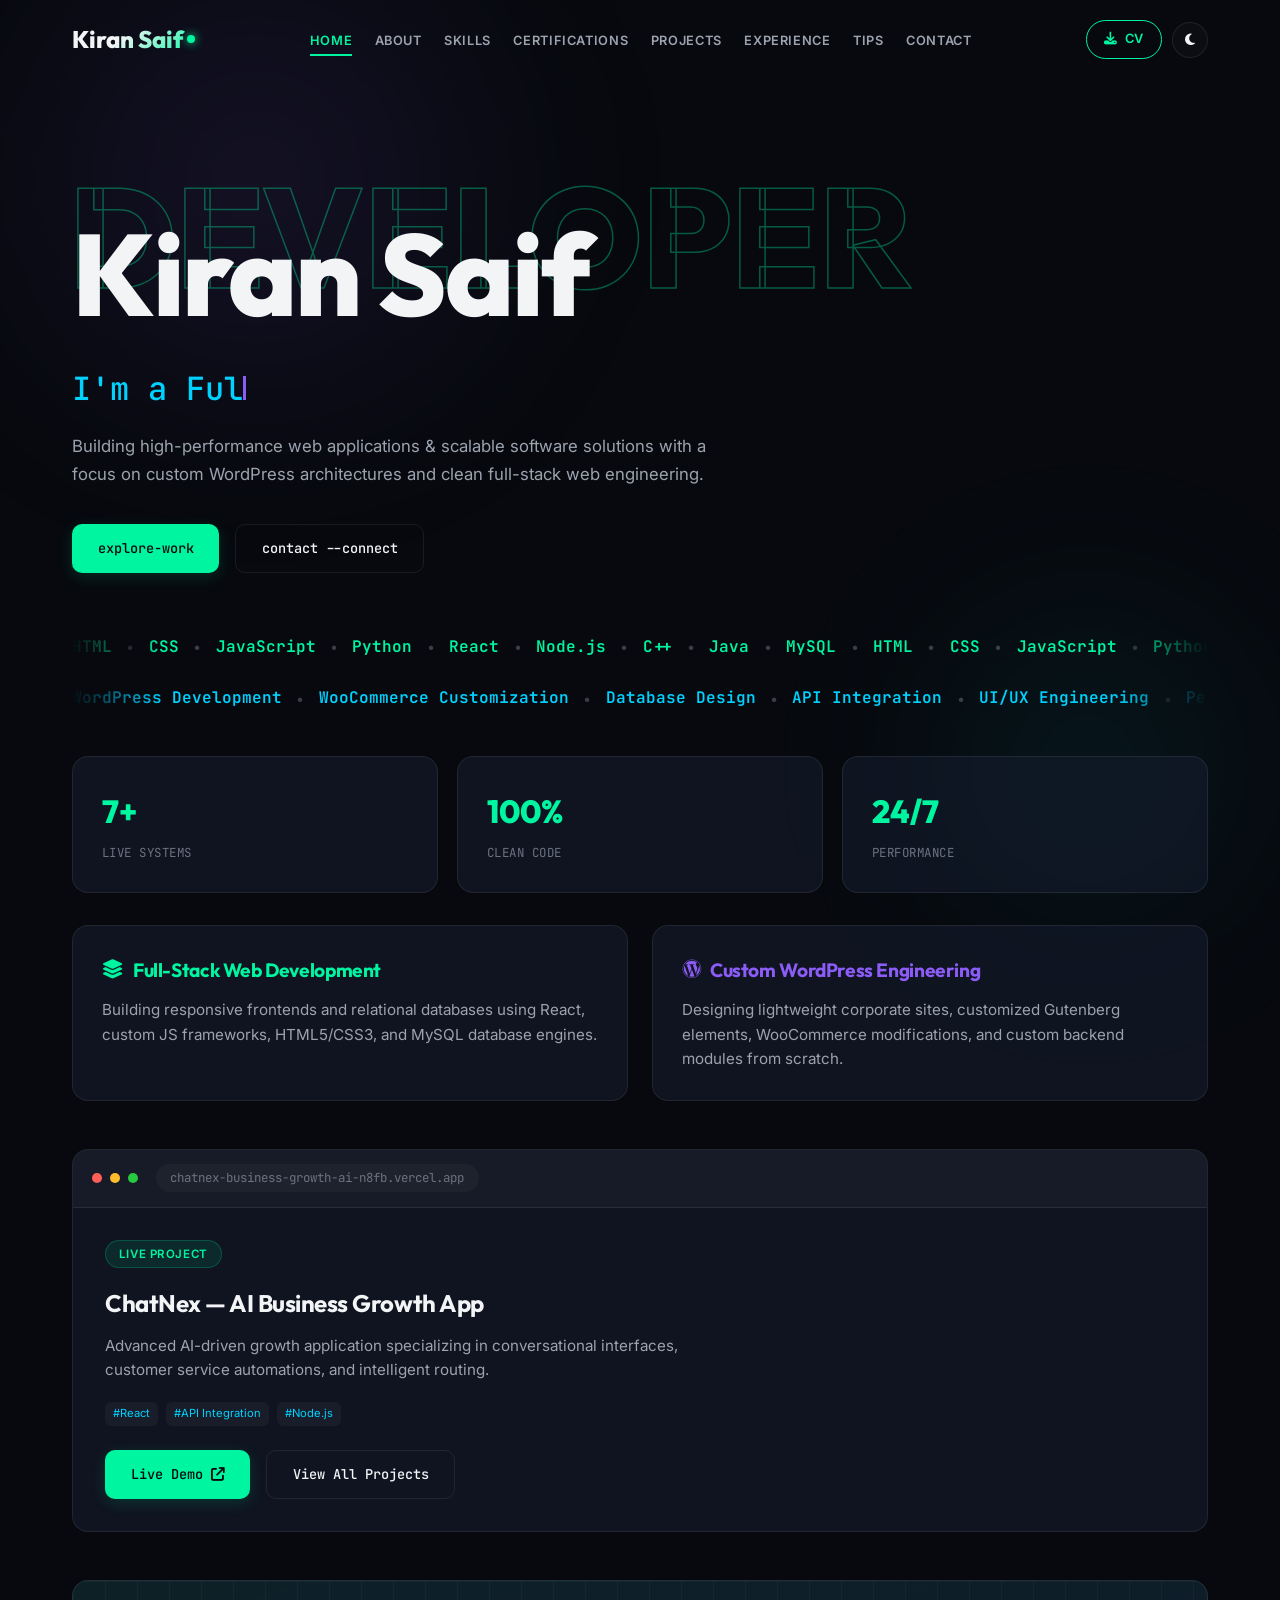
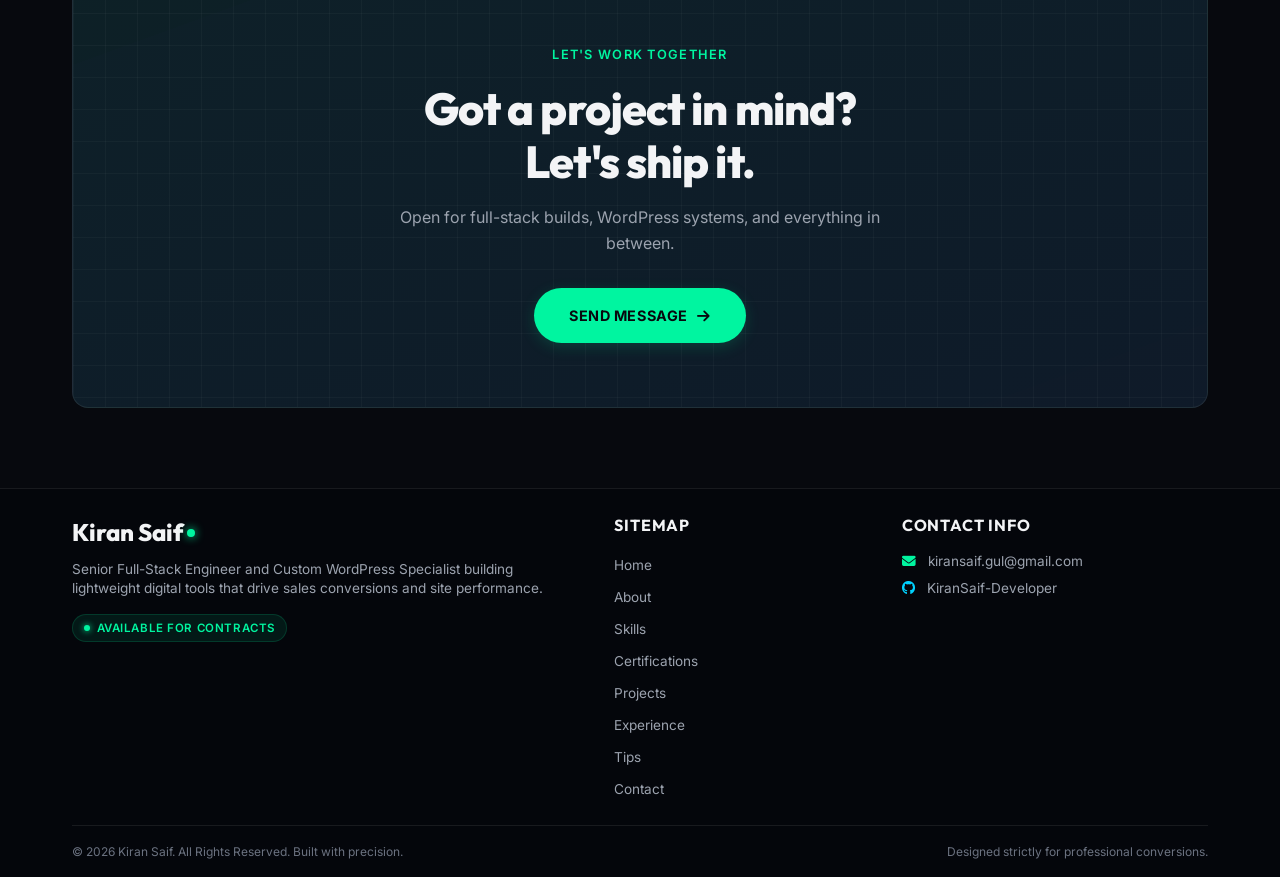
<file: index.html>
<!DOCTYPE html>
<html lang="en">
<head>
    <meta charset="UTF-8">
    <meta name="viewport" content="width=device-width, initial-scale=1.0">
    <title>Kiran Saif | WordPress Specialist & Full-Stack Engineer </title>
    <meta name="description" content="Kiran Saif is a professional Full-Stack Software Engineer, Frontend Developer, and WordPress Architect building high-performance web applications.">
    <link rel="preconnect" href="https://fonts.googleapis.com">
    <link rel="preconnect" href="https://fonts.gstatic.com" crossorigin>
    <link rel="stylesheet" href="style.css">
    <link rel="stylesheet" href="css/home.css">
    <link rel="stylesheet" href="https://cdnjs.cloudflare.com/ajax/libs/font-awesome/6.4.0/css/all.min.css">
</head>
<body>

    <!-- 0. Dynamic Story Mode Preloader Overlay -->
    <div class="preloader" id="preloader">
        <div class="preloader-content">
            <div class="preloader-avatar">
                <svg viewBox="0 0 100 100" xmlns="http://www.w3.org/2000/svg">
                    <circle cx="50" cy="50" r="48" fill="#111827" stroke="rgba(0, 245, 160, 0.25)" stroke-width="2"/>
                    <path d="M25 80 C 25 65, 75 65, 75 80 Z" fill="#1e293b"/>
                    <rect x="46" y="55" width="8" height="10" rx="3" fill="#fbcfe8"/>
                    <circle cx="50" cy="45" r="16" fill="#fbcfe8"/>
                    <path d="M34 45 C 34 30, 66 30, 66 45 C 62 38, 38 38, 34 45 Z" fill="#0f172a"/>
                    <rect x="40" y="42" width="8" height="5" rx="1" fill="none" stroke="#00f5a0" stroke-width="1.5"/>
                    <rect x="52" y="42" width="8" height="5" rx="1" fill="none" stroke="#00f5a0" stroke-width="1.5"/>
                    <line x1="48" y1="44" x2="52" y2="44" stroke="#00f5a0" stroke-width="1.5"/>
                    <path d="M47 52 Q 50 55, 53 52" fill="none" stroke="#1e293b" stroke-width="1.5" stroke-linecap="round"/>
                    <g class="wave-animation">
                        <path d="M72 65 C 78 50, 85 52, 85 58 C 85 64, 76 75, 76 75" fill="none" stroke="#fbcfe8" stroke-width="6" stroke-linecap="round"/>
                        <path d="M72 65 C 75 60, 78 62, 78 62" fill="none" stroke="#1e293b" stroke-width="8" stroke-linecap="round"/>
                    </g>
                </svg>
            </div>
            <h2 style="font-family: var(--font-heading); font-size: 1.25rem; margin-bottom: 0.2rem;">Kiran Saif</h2>
            <p style="color: var(--text-secondary); font-size: 0.85rem; text-transform: uppercase; letter-spacing: 0.08em; margin-bottom: 1rem;">Full-Stack Software Engineer</p>
            <div class="progress-bar-container">
                <div class="progress-bar-fill" id="progress-fill"></div>
            </div>
            <div class="progress-counter" id="progress-count">0%</div>
        </div>
    </div>

    <!-- Dynamic Navbar -->
    <nav class="navbar" id="navbar">
        <div class="nav-container">
            <a href="index.html" class="logo" id="logo">
                Kiran Saif<span class="logo-dot"></span>
            </a>
            <ul class="nav-menu" id="nav-menu">
                <li><a href="index.html" class="nav-link active">Home</a></li>
                <li><a href="about.html" class="nav-link">About</a></li>
                <li><a href="skills.html" class="nav-link">Skills</a></li>
                <li><a href="certifications.html" class="nav-link">Certifications</a></li>
                <li><a href="projects.html" class="nav-link">Projects</a></li>
                <li><a href="experience.html" class="nav-link">Experience</a></li>
                <li><a href="tips.html" class="nav-link">Tips</a></li>
                <li><a href="contact.html" class="nav-link">Contact</a></li>
            </ul>
            <div class="nav-actions">
                <a href="#" class="btn-cv" id="nav-cv-btn" target="_blank"><i class="fa-solid fa-download"></i> CV</a>
                <button class="theme-toggle-btn" id="theme-toggle">
                    <i class="fa-solid fa-moon" id="theme-icon"></i>
                </button>
            </div>
            <div class="menu-toggle" id="menu-toggle">
                <span></span>
                <span></span>
                <span></span>
            </div>
        </div>
    </nav>

    <main>
        <section class="page-view active home-hero" id="view-home">
            <div class="hero-type-block">
                <div class="hero-name-stack">
                    <span class="ghost-word">DEVELOPER</span>
                    <h1 class="hero-name">Kiran Saif</h1>
                </div>

                <p class="hero-role-line">I'm a <span id="typed-text"></span><span class="typing-cursor"></span></p>

                <p class="hero-desc">Building high-performance web applications & scalable software solutions with a focus on custom WordPress architectures and clean full-stack web engineering.</p>

                <div class="hero-actions">
                    <a href="projects.html" class="term-btn term-btn-primary">explore-work</a>
                    <a href="contact.html" class="term-btn term-btn-ghost">contact --connect</a>
                </div>
            </div>

            <div class="tech-strip animate-fade-up">
                <div class="marquee-row">
                    <div class="marquee-track">
                        <span class="marquee-item item-lang">HTML</span><span class="marquee-dot">•</span>
                        <span class="marquee-item item-lang">CSS</span><span class="marquee-dot">•</span>
                        <span class="marquee-item item-lang">JavaScript</span><span class="marquee-dot">•</span>
                        <span class="marquee-item item-lang">Python</span><span class="marquee-dot">•</span>
                        <span class="marquee-item item-lang">React</span><span class="marquee-dot">•</span>
                        <span class="marquee-item item-lang">Node.js</span><span class="marquee-dot">•</span>
                        <span class="marquee-item item-lang">C++</span><span class="marquee-dot">•</span>
                        <span class="marquee-item item-lang">Java</span><span class="marquee-dot">•</span>
                        <span class="marquee-item item-lang">MySQL</span><span class="marquee-dot">•</span>
                        <span class="marquee-item item-lang">HTML</span><span class="marquee-dot">•</span>
                        <span class="marquee-item item-lang">CSS</span><span class="marquee-dot">•</span>
                        <span class="marquee-item item-lang">JavaScript</span><span class="marquee-dot">•</span>
                        <span class="marquee-item item-lang">Python</span><span class="marquee-dot">•</span>
                        <span class="marquee-item item-lang">React</span><span class="marquee-dot">•</span>
                        <span class="marquee-item item-lang">Node.js</span><span class="marquee-dot">•</span>
                        <span class="marquee-item item-lang">C++</span><span class="marquee-dot">•</span>
                        <span class="marquee-item item-lang">Java</span><span class="marquee-dot">•</span>
                        <span class="marquee-item item-lang">MySQL</span><span class="marquee-dot">•</span>
                    </div>
                </div>
                <div class="marquee-row">
                    <div class="marquee-track marquee-track-reverse">
                        <span class="marquee-item item-skill">WordPress Development</span><span class="marquee-dot">•</span>
                        <span class="marquee-item item-skill">WooCommerce Customization</span><span class="marquee-dot">•</span>
                        <span class="marquee-item item-skill">Database Design</span><span class="marquee-dot">•</span>
                        <span class="marquee-item item-skill">API Integration</span><span class="marquee-dot">•</span>
                        <span class="marquee-item item-skill">UI/UX Engineering</span><span class="marquee-dot">•</span>
                        <span class="marquee-item item-skill">Performance Optimization</span><span class="marquee-dot">•</span>
                        <span class="marquee-item item-skill">WordPress Development</span><span class="marquee-dot">•</span>
                        <span class="marquee-item item-skill">WooCommerce Customization</span><span class="marquee-dot">•</span>
                        <span class="marquee-item item-skill">Database Design</span><span class="marquee-dot">•</span>
                        <span class="marquee-item item-skill">API Integration</span><span class="marquee-dot">•</span>
                        <span class="marquee-item item-skill">UI/UX Engineering</span><span class="marquee-dot">•</span>
                        <span class="marquee-item item-skill">Performance Optimization</span><span class="marquee-dot">•</span>
                    </div>
                </div>
            </div>

            <div class="stat-boxes animate-fade-up delay-1">
                <div class="stat-box">
                    <span class="stat-num">7+</span>
                    <span class="stat-name">Live Systems</span>
                </div>
                <div class="stat-box">
                    <span class="stat-num">100%</span>
                    <span class="stat-name">Clean Code</span>
                </div>
                <div class="stat-box">
                    <span class="stat-num">24/7</span>
                    <span class="stat-name">Performance</span>
                </div>
            </div>

            <div class="specialty-grid">
                <div class="specialty-card animate-fade-up delay-1">
                    <h3 class="specialty-title title-emerald"><i class="fa-solid fa-layer-group"></i> Full-Stack Web Development</h3>
                    <p class="specialty-text">Building responsive frontends and relational databases using React, custom JS frameworks, HTML5/CSS3, and MySQL database engines.</p>
                </div>
                <div class="specialty-card animate-fade-up delay-2">
                    <h3 class="specialty-title title-indigo"><i class="fa-brands fa-wordpress"></i> Custom WordPress Engineering</h3>
                    <p class="specialty-text">Designing lightweight corporate sites, customized Gutenberg elements, WooCommerce modifications, and custom backend modules from scratch.</p>
                </div>
            </div>

            <div class="featured-project">
                <div class="featured-card animate-fade-up">
                    <div class="featured-browser">
                        <span class="browser-dot browser-dot-red"></span>
                        <span class="browser-dot browser-dot-yellow"></span>
                        <span class="browser-dot browser-dot-green"></span>
                        <span class="featured-url">chatnex-business-growth-ai-n8fb.vercel.app</span>
                    </div>
                    <div class="featured-body">
                        <span class="featured-tag">Live Project</span>
                        <h3 class="featured-title">ChatNex — AI Business Growth App</h3>
                        <p class="featured-desc">Advanced AI-driven growth application specializing in conversational interfaces, customer service automations, and intelligent routing.</p>
                        <div class="featured-tech">
                            <span class="project-tag">#React</span>
                            <span class="project-tag">#API Integration</span>
                            <span class="project-tag">#Node.js</span>
                        </div>
                        <div class="featured-links">
                            <a href="https://chatnex-business-growth-ai-n8fb.vercel.app/" target="_blank" class="term-btn term-btn-primary">Live Demo <i class="fa-solid fa-arrow-up-right-from-square"></i></a>
                            <a href="projects.html" class="term-btn term-btn-ghost">View All Projects</a>
                        </div>
                    </div>
                </div>
            </div>

            <div class="cta-banner animate-fade-up">
                <div class="cta-eyebrow">Let's Work Together</div>
                <h2 class="cta-heading">Got a project in mind?<br>Let's ship it.</h2>
                <p class="cta-sub">Open for full-stack builds, WordPress systems, and everything in between.</p>
                <a href="contact.html" class="cta-button">Send Message <i class="fa-solid fa-arrow-right"></i></a>
            </div>
        </section>
    </main>

    <!-- Global Professional Multi-Column Footer -->
    <footer>
        <div class="footer-container">
            <div class="footer-grid">
                <div class="footer-col">
                    <div class="logo" style="margin-bottom: 0.5rem;">
                        Kiran Saif<span class="logo-dot"></span>
                    </div>
                    <p>Senior Full-Stack Engineer and Custom WordPress Specialist building lightweight digital tools that drive sales conversions and site performance.</p>
                    <div class="footer-status">
                        <span class="footer-status-dot"></span>
                        Available for Contracts
                    </div>
                </div>

                <div class="footer-col">
                    <h3>Sitemap</h3>
                    <ul>
                        <li><a href="index.html">Home</a></li>
                        <li><a href="about.html">About</a></li>
                        <li><a href="skills.html">Skills</a></li>
                        <li><a href="certifications.html">Certifications</a></li>
                        <li><a href="projects.html">Projects</a></li>
                        <li><a href="experience.html">Experience</a></li>
                        <li><a href="tips.html">Tips</a></li>
                        <li><a href="contact.html">Contact</a></li>
                    </ul>
                </div>

                <div class="footer-col">
                    <h3>Contact Info</h3>
                    <p><i class="fa-solid fa-envelope" style="color: var(--accent-emerald); margin-right: 0.5rem;"></i> kiransaif.gul@gmail.com</p>
                    <p><i class="fa-brands fa-github" style="color: var(--accent-cyan); margin-right: 0.5rem;"></i> <a href="https://github.com/KiranSaif-Developer" target="_blank">KiranSaif-Developer</a></p>
                </div>
            </div>

            <div class="footer-bottom">
                <p class="copyright" id="copyright-text">
                    &copy; 2026 Kiran Saif. All Rights Reserved. Built with precision.
                </p>
                <p style="color: var(--text-muted); font-size: 0.75rem;">Designed strictly for professional conversions.</p>
            </div>
        </div>
    </footer>

    <!-- Scripts -->
    <script src="js/common.js"></script>
    <script src="js/home.js"></script>
</body>
</html>
</file>
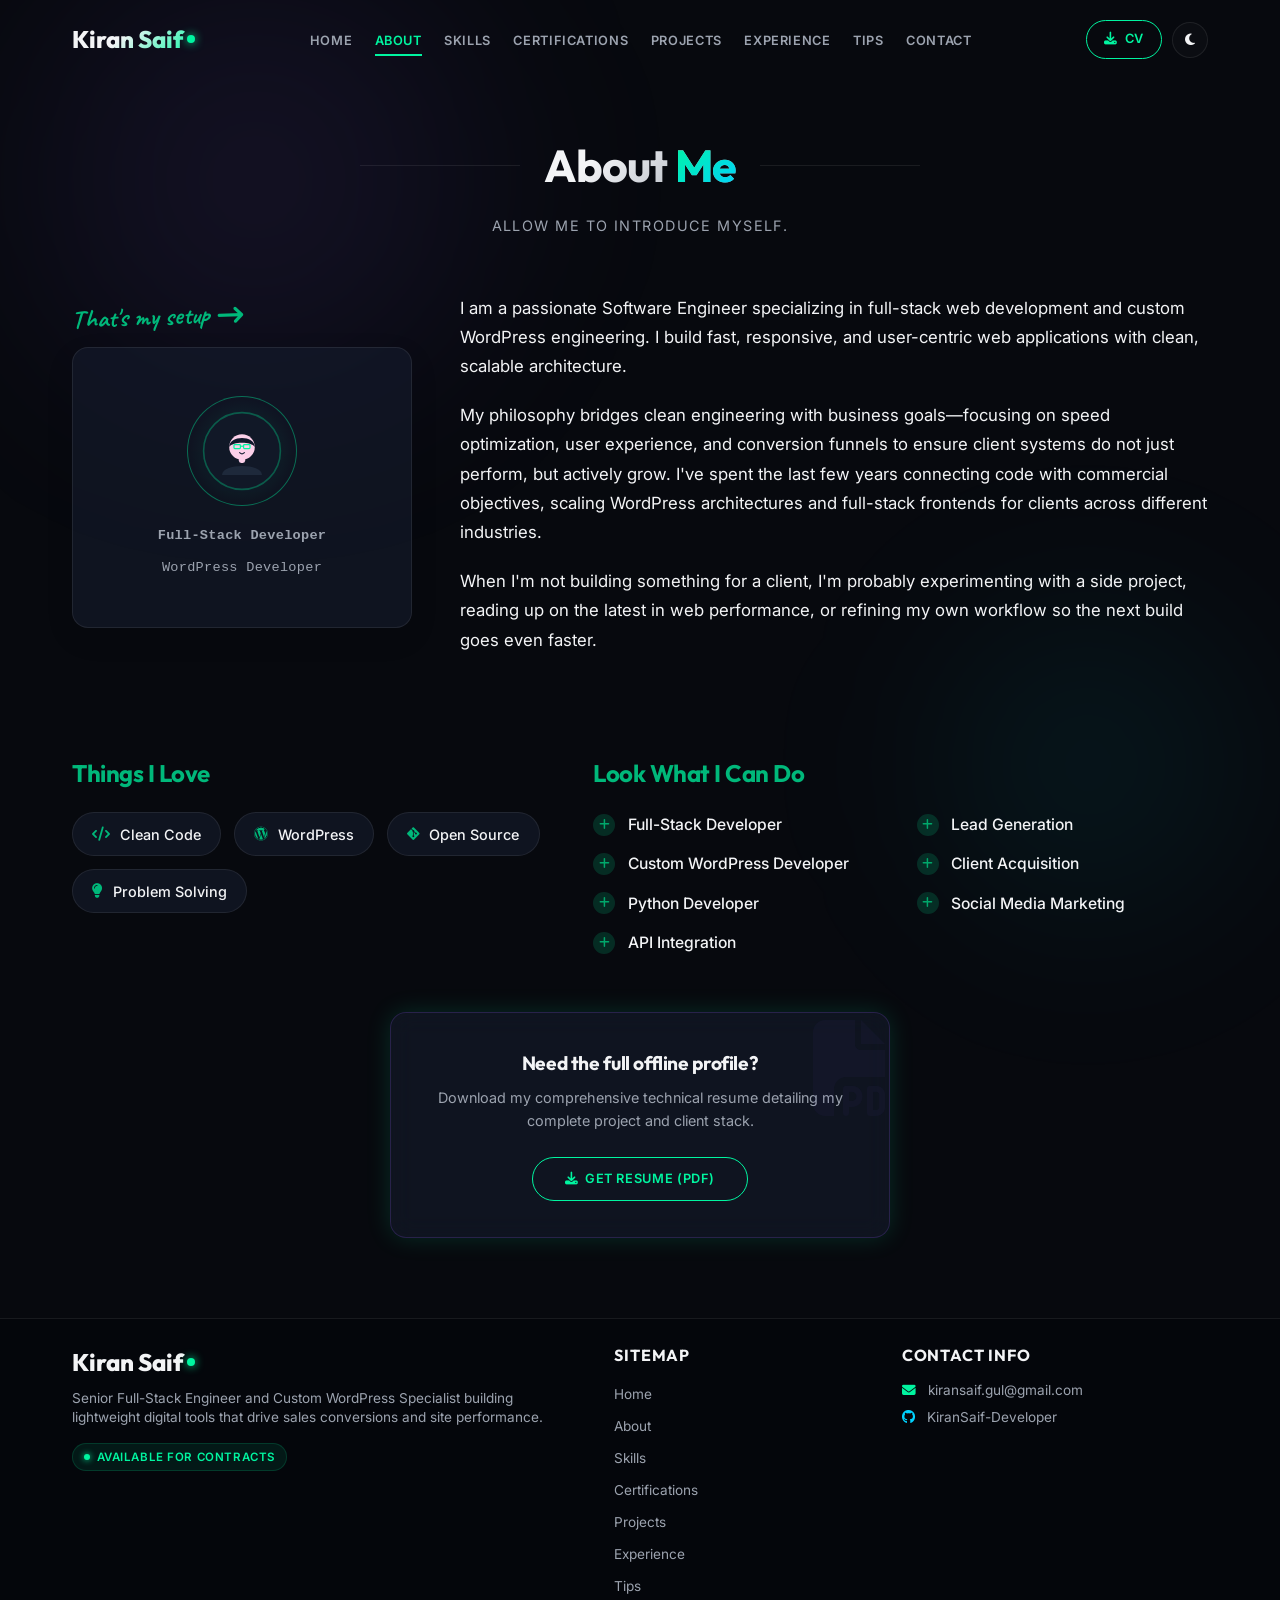
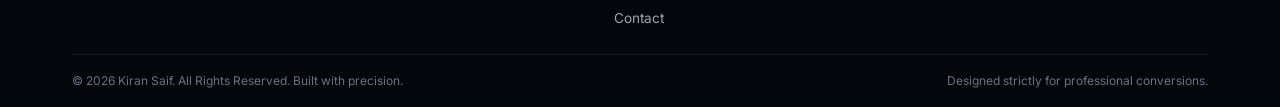
<file: about.html>
<!DOCTYPE html>
<html lang="en">
<head>
    <meta charset="UTF-8">
    <meta name="viewport" content="width=device-width, initial-scale=1.0">
    <title>About | Kiran Saif</title>
    <meta name="description" content="Learn about Kiran Saif's background, capabilities, and career timeline as a Full-Stack Engineer and WordPress Specialist.">
    <link rel="preconnect" href="https://fonts.googleapis.com">
    <link rel="preconnect" href="https://fonts.gstatic.com" crossorigin>
    <link rel="stylesheet" href="style.css">
    <link rel="stylesheet" href="css/about.css">
    <link rel="stylesheet" href="https://cdnjs.cloudflare.com/ajax/libs/font-awesome/6.4.0/css/all.min.css">
</head>
<body>

    <!-- 0. Dynamic Story Mode Preloader Overlay -->
    <div class="preloader" id="preloader">
        <div class="preloader-content">
            <div class="preloader-avatar">
                <svg viewBox="0 0 100 100" xmlns="http://www.w3.org/2000/svg">
                    <circle cx="50" cy="50" r="48" fill="#111827" stroke="rgba(0, 245, 160, 0.25)" stroke-width="2"/>
                    <path d="M25 80 C 25 65, 75 65, 75 80 Z" fill="#1e293b"/>
                    <rect x="46" y="55" width="8" height="10" rx="3" fill="#fbcfe8"/>
                    <circle cx="50" cy="45" r="16" fill="#fbcfe8"/>
                    <path d="M34 45 C 34 30, 66 30, 66 45 C 62 38, 38 38, 34 45 Z" fill="#0f172a"/>
                    <rect x="40" y="42" width="8" height="5" rx="1" fill="none" stroke="#00f5a0" stroke-width="1.5"/>
                    <rect x="52" y="42" width="8" height="5" rx="1" fill="none" stroke="#00f5a0" stroke-width="1.5"/>
                    <line x1="48" y1="44" x2="52" y2="44" stroke="#00f5a0" stroke-width="1.5"/>
                    <path d="M47 52 Q 50 55, 53 52" fill="none" stroke="#1e293b" stroke-width="1.5" stroke-linecap="round"/>
                    <g class="wave-animation">
                        <path d="M72 65 C 78 50, 85 52, 85 58 C 85 64, 76 75, 76 75" fill="none" stroke="#fbcfe8" stroke-width="6" stroke-linecap="round"/>
                        <path d="M72 65 C 75 60, 78 62, 78 62" fill="none" stroke="#1e293b" stroke-width="8" stroke-linecap="round"/>
                    </g>
                </svg>
            </div>
            <h2 style="font-family: var(--font-heading); font-size: 1.25rem; margin-bottom: 0.2rem;">Kiran Saif</h2>
            <p style="color: var(--text-secondary); font-size: 0.85rem; text-transform: uppercase; letter-spacing: 0.08em; margin-bottom: 1rem;">Full-Stack Software Engineer</p>
            <div class="progress-bar-container">
                <div class="progress-bar-fill" id="progress-fill"></div>
            </div>
            <div class="progress-counter" id="progress-count">0%</div>
        </div>
    </div>

    <!-- Dynamic Navbar -->
    <nav class="navbar" id="navbar">
        <div class="nav-container">
            <a href="index.html" class="logo" id="logo">
                Kiran Saif<span class="logo-dot"></span>
            </a>
            <ul class="nav-menu" id="nav-menu">
                <li><a href="index.html" class="nav-link">Home</a></li>
                <li><a href="about.html" class="nav-link active">About</a></li>
                <li><a href="skills.html" class="nav-link">Skills</a></li>
                <li><a href="certifications.html" class="nav-link">Certifications</a></li>
                <li><a href="projects.html" class="nav-link">Projects</a></li>
                <li><a href="experience.html" class="nav-link">Experience</a></li>
                <li><a href="tips.html" class="nav-link">Tips</a></li>
                <li><a href="contact.html" class="nav-link">Contact</a></li>
            </ul>
            <div class="nav-actions">
                <a href="#" class="btn-cv" id="nav-cv-btn" target="_blank"><i class="fa-solid fa-download"></i> CV</a>
                <button class="theme-toggle-btn" id="theme-toggle">
                    <i class="fa-solid fa-moon" id="theme-icon"></i>
                </button>
            </div>
            <div class="menu-toggle" id="menu-toggle">
                <span></span>
                <span></span>
                <span></span>
            </div>
        </div>
    </nav>

    <main>
        <section class="page-view active" id="view-about">
            <div class="about-heading-block">
                <div class="about-hr-row">
                    <span class="about-hr"></span>
                    <h2 class="section-title" style="margin: 0;">About <span>Me</span></h2>
                    <span class="about-hr"></span>
                </div>
                <p class="about-subtitle">Allow me to introduce myself.</p>
            </div>

            <div class="intro-grid">
                <div class="intro-photo-col">
                    <div class="snapshot-note">That's my setup <i class="fa-solid fa-arrow-right-long"></i></div>
                    <div class="snapshot-card animate-fade-up delay-1">
                        <div class="snapshot-inner">
                            <div class="snapshot-avatar-ring">
                                <svg viewBox="0 0 100 100" xmlns="http://www.w3.org/2000/svg" style="width: 80px; height: 80px;">
                                    <circle cx="50" cy="50" r="48" fill="#111827" stroke="rgba(0, 245, 160, 0.3)" stroke-width="2"/>
                                    <path d="M25 80 C 25 65, 75 65, 75 80 Z" fill="#1e293b"/>
                                    <rect x="46" y="55" width="8" height="10" rx="3" fill="#fbcfe8"/>
                                    <circle cx="50" cy="45" r="16" fill="#fbcfe8"/>
                                    <path d="M34 45 C 34 30, 66 30, 66 45 C 62 38, 38 38, 34 45 Z" fill="#0f172a"/>
                                    <rect x="40" y="42" width="8" height="5" rx="1" fill="none" stroke="#00f5a0" stroke-width="1.5"/>
                                    <rect x="52" y="42" width="8" height="5" rx="1" fill="none" stroke="#00f5a0" stroke-width="1.5"/>
                                    <line x1="48" y1="44" x2="52" y2="44" stroke="#00f5a0" stroke-width="1.5"/>
                                    <path d="M47 52 Q 50 55, 53 52" fill="none" stroke="#1e293b" stroke-width="1.5" stroke-linecap="round"/>
                                </svg>
                            </div>
                            <span class="snapshot-tag snapshot-tag-title">Full-Stack Developer</span>
                            <span class="snapshot-tag">WordPress Developer</span>
                        </div>
                    </div>
                </div>

                <div class="intro-text-col">
                    <p>
                        I am a passionate Software Engineer specializing in full-stack web development and custom WordPress engineering. I build fast, responsive, and user-centric web applications with clean, scalable architecture.
                    </p>
                    <p>
                        My philosophy bridges clean engineering with business goals—focusing on speed optimization, user experience, and conversion funnels to ensure client systems do not just perform, but actively grow. I've spent the last few years connecting code with commercial objectives, scaling WordPress architectures and full-stack frontends for clients across different industries.
                    </p>
                    <p>
                        When I'm not building something for a client, I'm probably experimenting with a side project, reading up on the latest in web performance, or refining my own workflow so the next build goes even faster.
                    </p>
                </div>
            </div>

            <div class="footer-two-col">
                <div class="love-col">
                    <h3 class="things-heading">Things I Love</h3>
                    <div class="love-row">
                        <span class="love-item"><i class="fa-solid fa-code"></i> Clean Code</span>
                        <span class="love-item"><i class="fa-brands fa-wordpress"></i> WordPress</span>
                        <span class="love-item"><i class="fa-brands fa-git-alt"></i> Open Source</span>
                        <span class="love-item"><i class="fa-solid fa-lightbulb"></i> Problem Solving</span>
                    </div>
                </div>

                <div class="checklist-col">
                    <h3 class="things-heading">Look What I Can Do</h3>
                    <div class="checklist-columns">
                        <ul class="do-checklist">
                            <li><i class="fa-solid fa-plus"></i> Full-Stack Developer</li>
                            <li><i class="fa-solid fa-plus"></i> Custom WordPress Developer</li>
                            <li><i class="fa-solid fa-plus"></i> Python Developer</li>
                            <li><i class="fa-solid fa-plus"></i> API Integration</li>
                        </ul>
                        <ul class="do-checklist">
                            <li><i class="fa-solid fa-plus"></i> Lead Generation</li>
                            <li><i class="fa-solid fa-plus"></i> Client Acquisition</li>
                            <li><i class="fa-solid fa-plus"></i> Social Media Marketing</li>
                        </ul>
                    </div>
                </div>
            </div>

            <div class="resume-cta-block">
                <div class="glass-panel delay-4 animate-fade-up" style="padding: 2.2rem; text-align: center; border-color: rgba(139, 92, 246, 0.2); position: relative; overflow: hidden; max-width: 500px; margin: 0 auto;">
                    <div style="position: absolute; top: -20px; right: -20px; font-size: 6rem; color: rgba(139, 92, 246, 0.04); pointer-events: none;"><i class="fa-solid fa-file-pdf"></i></div>
                    <h4 style="font-size: 1.2rem; margin-bottom: 0.5rem; color: var(--text-primary);">Need the full offline profile?</h4>
                    <p style="color: var(--text-secondary); font-size: 0.9rem; margin-bottom: 1.5rem;">Download my comprehensive technical resume detailing my complete project and client stack.</p>
                    <a href="#" class="btn-cv" id="about-cv-btn" target="_blank" style="padding: 0.7rem 2rem;"><i class="fa-solid fa-download"></i> Get Resume (PDF)</a>
                </div>
            </div>
        </section>
    </main>

    <!-- Global Professional Multi-Column Footer -->
    <footer>
        <div class="footer-container">
            <div class="footer-grid">
                <div class="footer-col">
                    <div class="logo" style="margin-bottom: 0.5rem;">
                        Kiran Saif<span class="logo-dot"></span>
                    </div>
                    <p>Senior Full-Stack Engineer and Custom WordPress Specialist building lightweight digital tools that drive sales conversions and site performance.</p>
                    <div class="footer-status">
                        <span class="footer-status-dot"></span>
                        Available for Contracts
                    </div>
                </div>

                <div class="footer-col">
                    <h3>Sitemap</h3>
                    <ul>
                        <li><a href="index.html">Home</a></li>
                        <li><a href="about.html">About</a></li>
                        <li><a href="skills.html">Skills</a></li>
                        <li><a href="certifications.html">Certifications</a></li>
                        <li><a href="projects.html">Projects</a></li>
                        <li><a href="experience.html">Experience</a></li>
                        <li><a href="tips.html">Tips</a></li>
                        <li><a href="contact.html">Contact</a></li>
                    </ul>
                </div>

                <div class="footer-col">
                    <h3>Contact Info</h3>
                    <p><i class="fa-solid fa-envelope" style="color: var(--accent-emerald); margin-right: 0.5rem;"></i> kiransaif.gul@gmail.com</p>
                    <p><i class="fa-brands fa-github" style="color: var(--accent-cyan); margin-right: 0.5rem;"></i> <a href="https://github.com/KiranSaif-Developer" target="_blank">KiranSaif-Developer</a></p>
                </div>
            </div>

            <div class="footer-bottom">
                <p class="copyright" id="copyright-text">
                    &copy; 2026 Kiran Saif. All Rights Reserved. Built with precision.
                </p>
                <p style="color: var(--text-muted); font-size: 0.75rem;">Designed strictly for professional conversions.</p>
            </div>
        </div>
    </footer>

    <!-- Scripts -->
    <script src="js/common.js"></script>
</body>
</html>
</file>
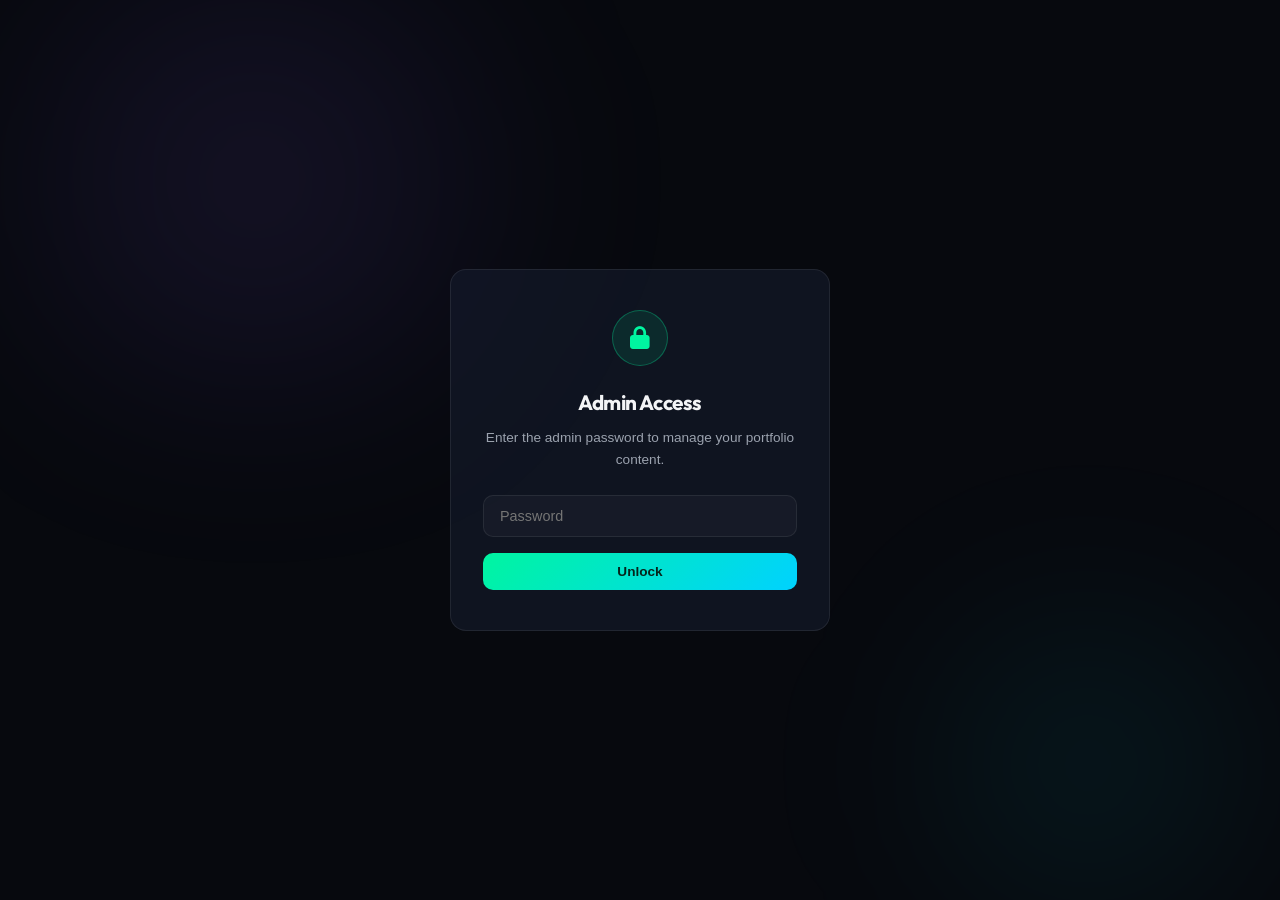
<file: admin.html>
<!DOCTYPE html>
<html lang="en">
<head>
    <meta charset="UTF-8">
    <meta name="viewport" content="width=device-width, initial-scale=1.0">
    <title>Admin | Kiran Saif Portfolio</title>
    <meta name="robots" content="noindex, nofollow">
    <link rel="stylesheet" href="style.css">
    <link rel="stylesheet" href="css/admin.css">
    <link rel="stylesheet" href="https://cdnjs.cloudflare.com/ajax/libs/font-awesome/6.4.0/css/all.min.css">
</head>
<body class="admin-body">

    <!-- ============ LOGIN GATE ============ -->
    <div class="admin-login-screen" id="admin-login-screen">
        <div class="admin-login-card">
            <div class="admin-login-icon"><i class="fa-solid fa-lock"></i></div>
            <h1>Admin Access</h1>
            <p>Enter the admin password to manage your portfolio content.</p>
            <input type="password" id="admin-password-input" placeholder="Password" autocomplete="off">
            <button id="admin-login-btn" class="admin-btn-primary">Unlock</button>
            <p class="admin-login-error" id="admin-login-error" style="display:none;">Incorrect password. Try again.</p>
        </div>
    </div>

    <!-- ============ DASHBOARD ============ -->
    <div class="admin-dashboard" id="admin-dashboard" style="display:none;">

        <!-- Sidebar -->
        <aside class="admin-sidebar">
            <div class="admin-logo">Kiran Saif<span class="logo-dot"></span></div>
            <p class="admin-logo-sub">Admin Panel</p>

            <nav class="admin-nav">
                <button class="admin-nav-btn active" data-tab="projects"><i class="fa-solid fa-diagram-project"></i> Projects</button>
                <button class="admin-nav-btn" data-tab="tips"><i class="fa-solid fa-lightbulb"></i> Tips</button>
                <button class="admin-nav-btn" data-tab="experience"><i class="fa-solid fa-briefcase"></i> Experience</button>
                <button class="admin-nav-btn" data-tab="skills"><i class="fa-solid fa-code"></i> Skills</button>
                <button class="admin-nav-btn" data-tab="certifications"><i class="fa-solid fa-certificate"></i> Certifications</button>
                <button class="admin-nav-btn" data-tab="cv"><i class="fa-solid fa-file-pdf"></i> CV</button>
            </nav>

            <div class="admin-sidebar-footer">
                <button id="admin-export-btn" class="admin-btn-secondary"><i class="fa-solid fa-download"></i> Export JSON</button>
                <label class="admin-btn-secondary admin-import-label">
                    <i class="fa-solid fa-upload"></i> Import JSON
                    <input type="file" id="admin-import-input" accept=".json" hidden>
                </label>
                <a href="index.html" class="admin-btn-secondary admin-view-site"><i class="fa-solid fa-eye"></i> View Site</a>
            </div>
        </aside>

        <!-- Main content -->
        <main class="admin-main">

            <!-- PROJECTS TAB -->
            <section class="admin-tab-panel active" id="tab-projects">
                <div class="admin-panel-header">
                    <h2>Projects</h2>
                    <button class="admin-btn-primary" data-add="projects"><i class="fa-solid fa-plus"></i> Add Project</button>
                </div>
                <div class="admin-list" id="list-projects"></div>
            </section>

            <!-- TIPS TAB -->
            <section class="admin-tab-panel" id="tab-tips">
                <div class="admin-panel-header">
                    <h2>Tips</h2>
                    <button class="admin-btn-primary" data-add="tips"><i class="fa-solid fa-plus"></i> Add Tip</button>
                </div>
                <div class="admin-list" id="list-tips"></div>
            </section>

            <!-- EXPERIENCE TAB -->
            <section class="admin-tab-panel" id="tab-experience">
                <div class="admin-panel-header">
                    <h2>Education &amp; Experience</h2>
                    <button class="admin-btn-primary" data-add="experience"><i class="fa-solid fa-plus"></i> Add Entry</button>
                </div>
                <div class="admin-list" id="list-experience"></div>
            </section>

            <!-- SKILLS TAB -->
            <section class="admin-tab-panel" id="tab-skills">
                <div class="admin-panel-header">
                    <h2>Skills</h2>
                    <button class="admin-btn-primary" data-add="skills"><i class="fa-solid fa-plus"></i> Add Category</button>
                </div>
                <div class="admin-list" id="list-skills"></div>
            </section>

            <!-- CERTIFICATIONS TAB -->
            <section class="admin-tab-panel" id="tab-certifications">
                <div class="admin-panel-header">
                    <h2>Certifications</h2>
                    <button class="admin-btn-primary" data-add="certifications"><i class="fa-solid fa-plus"></i> Add Certification</button>
                </div>
                <div class="admin-list" id="list-certifications"></div>
            </section>

            <!-- CV TAB -->
            <section class="admin-tab-panel" id="tab-cv">
                <div class="admin-panel-header">
                    <h2>CV / Resume Link</h2>
                </div>
                <div class="admin-form-card">
                    <p class="admin-hint">
                        This link powers the "Download CV" button in the navbar and on the About page, on every public page.
                        Since this is a static site with no file upload server, paste a direct URL to your CV PDF
                        (e.g. a link from Google Drive "Anyone with the link", Dropbox, or a PDF you've uploaded to your hosting's <code>/files/</code> folder).
                    </p>
                    <label>CV / Resume URL</label>
                    <input type="text" id="cv-link-input" placeholder="https://example.com/kiran-saif-cv.pdf">
                    <button class="admin-btn-primary" id="cv-save-btn"><i class="fa-solid fa-check"></i> Save CV Link</button>
                    <p class="admin-save-confirm" id="cv-save-confirm" style="display:none;"><i class="fa-solid fa-circle-check"></i> Saved.</p>
                </div>
            </section>

        </main>
    </div>

    <!-- ============ MODAL FORM (shared by all Add/Edit actions) ============ -->
    <div class="admin-modal-overlay" id="admin-modal-overlay" style="display:none;">
        <div class="admin-modal">
            <div class="admin-modal-header">
                <h3 id="admin-modal-title">Add Entry</h3>
                <button class="admin-modal-close" id="admin-modal-close"><i class="fa-solid fa-xmark"></i></button>
            </div>
            <div class="admin-modal-body" id="admin-modal-body">
                <!-- Form fields injected dynamically -->
            </div>
            <div class="admin-modal-footer">
                <button class="admin-btn-secondary" id="admin-modal-cancel">Cancel</button>
                <button class="admin-btn-primary" id="admin-modal-save"><i class="fa-solid fa-check"></i> Save</button>
            </div>
        </div>
    </div>

    <script src="js/projects-data.js"></script>
    <script src="js/tips-data.js"></script>
    <script src="js/experience-data.js"></script>
    <script src="js/skills-data.js"></script>
    <script src="js/certifications-data.js"></script>
    <script src="js/admin.js"></script>
</body>
</html>
</file>
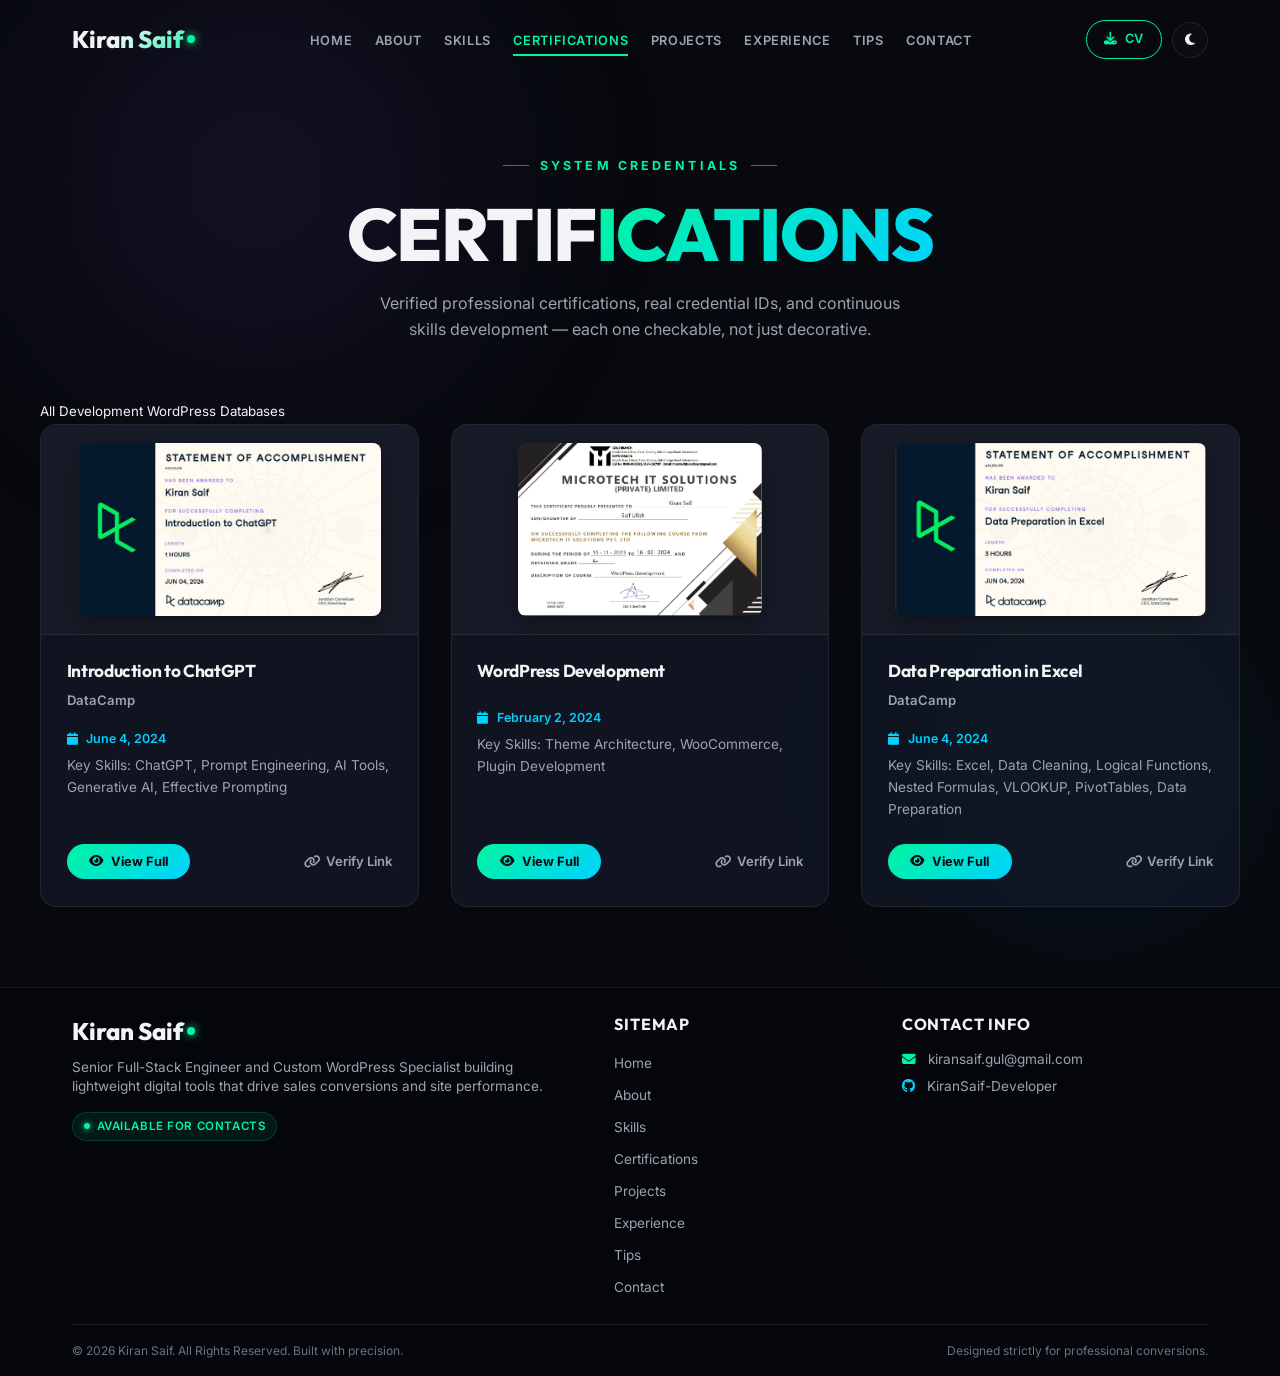
<file: certifications.html>
<!DOCTYPE html>
<html lang="en">
<head>
    <meta charset="UTF-8">
    <meta name="viewport" content="width=device-width, initial-scale=1.0">
    <title>Certifications | Kiran Saif</title>
    <meta name="description" content="Professional certifications and achievements of Kiran Saif - Full-Stack Engineer and WordPress Specialist.">
    <link rel="preconnect" href="https://fonts.googleapis.com">
    <link rel="preconnect" href="https://fonts.gstatic.com" crossorigin>
    <link rel="stylesheet" href="style.css">
    <link rel="stylesheet" href="css/certifications.css">
    <link rel="stylesheet" href="https://cdnjs.cloudflare.com/ajax/libs/font-awesome/6.4.0/css/all.min.css">
</head>
<body>

    <!-- Dynamic Navbar -->
    <nav class="navbar" id="navbar">
        <div class="nav-container">
            <a href="index.html" class="logo" id="logo">
                Kiran Saif<span class="logo-dot"></span>
            </a>
            <ul class="nav-menu" id="nav-menu">
                <li><a href="index.html" class="nav-link">Home</a></li>
                <li><a href="about.html" class="nav-link">About</a></li>
                <li><a href="skills.html" class="nav-link">Skills</a></li>
                <li><a href="certifications.html" class="nav-link active">Certifications</a></li>
                <li><a href="projects.html" class="nav-link">Projects</a></li>
                <li><a href="experience.html" class="nav-link">Experience</a></li>
                <li><a href="tips.html" class="nav-link">Tips</a></li>
                <li><a href="contact.html" class="nav-link">Contact</a></li>
            </ul>
            <div class="nav-actions">
                <a href="#" class="btn-cv" id="nav-cv-btn" target="_blank"><i class="fa-solid fa-download"></i> CV</a>
                <button class="theme-toggle-btn" id="theme-toggle">
                    <i class="fa-solid fa-moon" id="theme-icon"></i>
                </button>
            </div>
            <div class="menu-toggle" id="menu-toggle">
                <span></span>
                <span></span>
                <span></span>
            </div>
        </div>
    </nav>

    <main style="padding-top: 100px;">
        <section class="certs-section" id="certifications">
            <div class="certs-container">

                <!-- Hero Header -->
                <div class="certs-hero">
                    <span class="certs-hero-eyebrow">
                        <span class="eyebrow-line"></span> System Credentials <span class="eyebrow-line"></span>
                    </span>
                    <h2 class="certs-hero-title">Certif<span>ications</span></h2>
                    <p class="certs-hero-subtitle">Verified professional certifications, real credential IDs, and continuous skills development — each one checkable, not just decorative.</p>
                </div>

                <!-- Category Filter Tabs -->
                <div class="certs-filter-tabs">
                    <button class="cert-filter-btn active" data-filter="all">All</button>
                    <button class="cert-filter-btn" data-filter="development">Development</button>
                    <button class="cert-filter-btn" data-filter="wordpress">WordPress</button>
                    <button class="cert-filter-btn" data-filter="database">Databases</button>
                </div>

                <!-- Certifications Grid -->
                <div class="certs-grid-pro" id="certs-grid">
                    <!-- Rendered dynamically by js/certifications.js -->
                </div>

                <p class="certs-empty-msg" id="certs-empty-msg" style="display:none;">No certifications in this category yet.</p>

            </div>
        </section>
    </main>

    <!-- Lightbox Overlay -->
    <div class="cert-lightbox" id="cert-lightbox">
        <button class="cert-lightbox-close" id="cert-lightbox-close" aria-label="Close">
            <i class="fa-solid fa-xmark"></i>
        </button>
        <div class="cert-lightbox-card" id="cert-lightbox-card">
            <!-- populated by JS -->
        </div>
    </div>

    <!-- Global Professional Multi-Column Footer -->
    <footer>
        <div class="footer-container">
            <div class="footer-grid">
                <div class="footer-col">
                    <div class="logo" style="margin-bottom: 0.5rem;">
                        Kiran Saif<span class="logo-dot"></span>
                    </div>
                    <p>Senior Full-Stack Engineer and Custom WordPress Specialist building lightweight digital tools that drive sales conversions and site performance.</p>
                    <div class="footer-status">
                        <span class="footer-status-dot"></span>
                        Available for Contacts
                    </div>
                </div>

                <div class="footer-col">
                    <h3>Sitemap</h3>
                    <ul>
                        <li><a href="index.html">Home</a></li>
                        <li><a href="about.html">About</a></li>
                        <li><a href="skills.html">Skills</a></li>
                        <li><a href="certifications.html">Certifications</a></li>
                        <li><a href="projects.html">Projects</a></li>
                        <li><a href="experience.html">Experience</a></li>
                        <li><a href="tips.html">Tips</a></li>
                        <li><a href="contact.html">Contact</a></li>
                    </ul>
                </div>

                <div class="footer-col">
                    <h3>Contact Info</h3>
                    <p><i class="fa-solid fa-envelope" style="color: var(--accent-emerald); margin-right: 0.5rem;"></i> kiransaif.gul@gmail.com</p>
                    <p><i class="fa-brands fa-github" style="color: var(--accent-cyan); margin-right: 0.5rem;"></i> <a href="https://github.com/KiranSaif-Developer" target="_blank">KiranSaif-Developer</a></p>
                </div>
            </div>

            <div class="footer-bottom">
                <p class="copyright" id="copyright-text">
                    &copy; 2026 Kiran Saif. All Rights Reserved. Built with precision.
                </p>
                <p style="color: var(--text-muted); font-size: 0.75rem;">Designed strictly for professional conversions.</p>
            </div>
        </div>
    </footer>

    <!-- Scripts: published data MUST load before certifications.js reads it -->
    <script src="js/published-certifications.js"></script>
    <script src="js/certifications-data.js"></script>
    <script src="js/certifications.js"></script>
    <script src="js/common.js"></script>
</body>
</html>
</file>
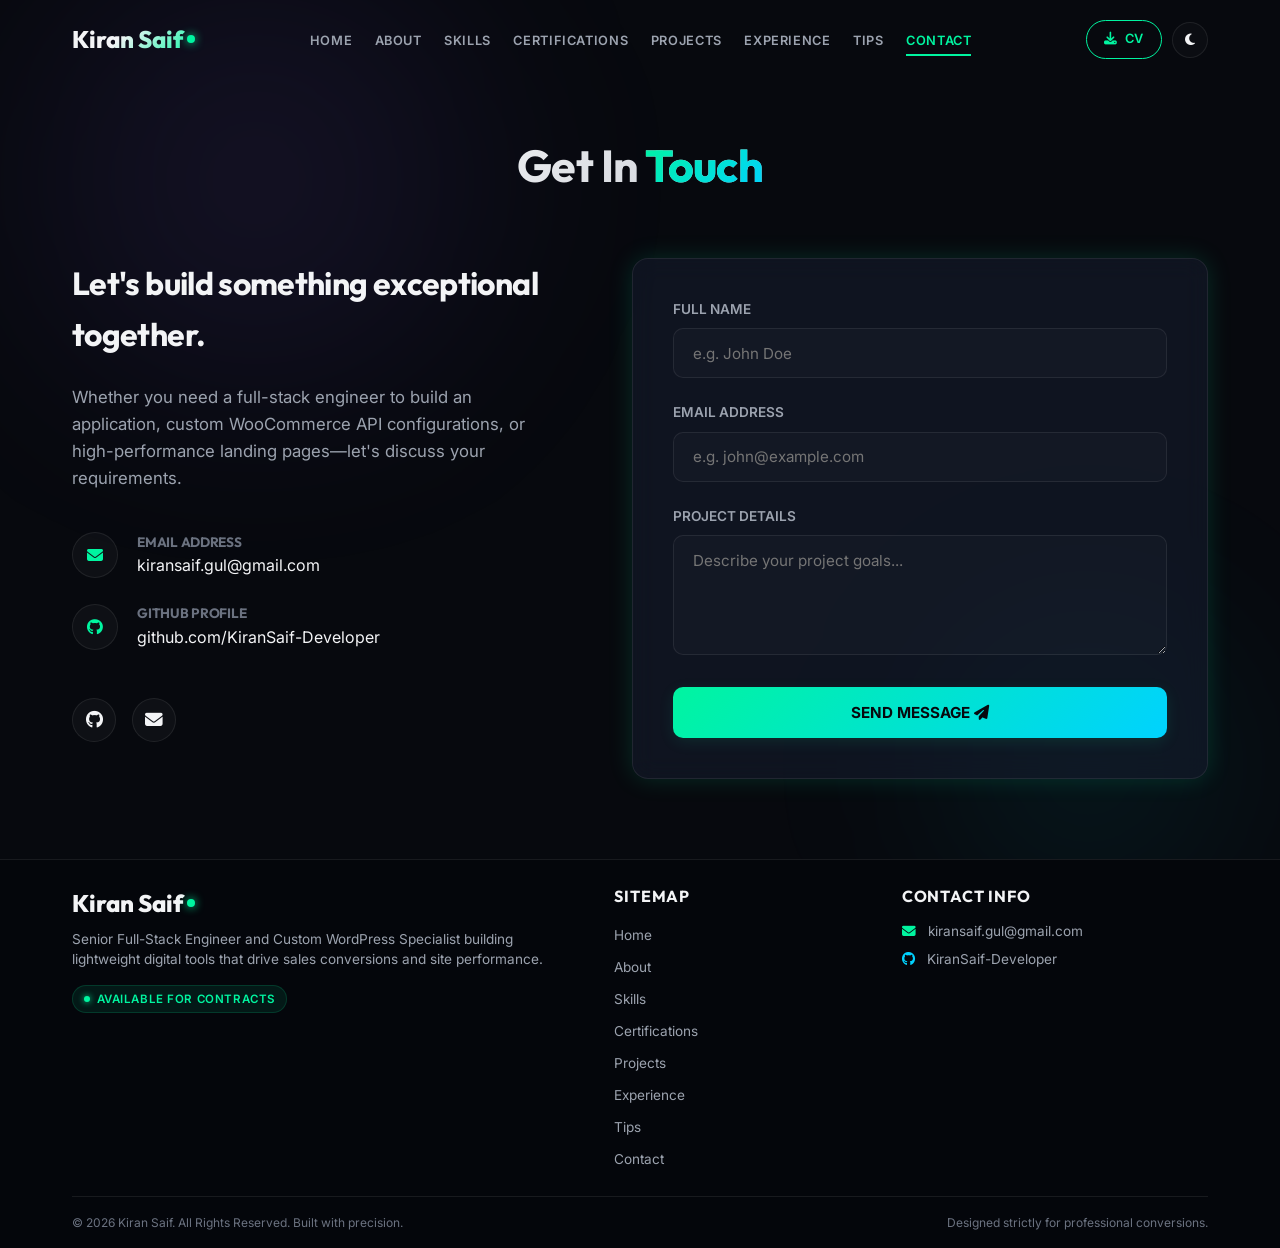
<file: contact.html>
<!DOCTYPE html>
<html lang="en">
<head>
    <meta charset="UTF-8">
    <meta name="viewport" content="width=device-width, initial-scale=1.0">
    <title>Contact | Kiran Saif</title>
    <meta name="description" content="Get in touch with Kiran Saif for full-stack development and WordPress engineering projects.">
    <link rel="preconnect" href="https://fonts.googleapis.com">
    <link rel="preconnect" href="https://fonts.gstatic.com" crossorigin>
    <link rel="stylesheet" href="style.css">
    <link rel="stylesheet" href="https://cdnjs.cloudflare.com/ajax/libs/font-awesome/6.4.0/css/all.min.css">
</head>
<body>

    <!-- 0. Dynamic Story Mode Preloader Overlay -->
    <div class="preloader" id="preloader">
        <div class="preloader-content">
            <div class="preloader-avatar">
                <svg viewBox="0 0 100 100" xmlns="http://www.w3.org/2000/svg">
                    <circle cx="50" cy="50" r="48" fill="#111827" stroke="rgba(0, 245, 160, 0.25)" stroke-width="2"/>
                    <path d="M25 80 C 25 65, 75 65, 75 80 Z" fill="#1e293b"/>
                    <rect x="46" y="55" width="8" height="10" rx="3" fill="#fbcfe8"/>
                    <circle cx="50" cy="45" r="16" fill="#fbcfe8"/>
                    <path d="M34 45 C 34 30, 66 30, 66 45 C 62 38, 38 38, 34 45 Z" fill="#0f172a"/>
                    <rect x="40" y="42" width="8" height="5" rx="1" fill="none" stroke="#00f5a0" stroke-width="1.5"/>
                    <rect x="52" y="42" width="8" height="5" rx="1" fill="none" stroke="#00f5a0" stroke-width="1.5"/>
                    <line x1="48" y1="44" x2="52" y2="44" stroke="#00f5a0" stroke-width="1.5"/>
                    <path d="M47 52 Q 50 55, 53 52" fill="none" stroke="#1e293b" stroke-width="1.5" stroke-linecap="round"/>
                    <g class="wave-animation">
                        <path d="M72 65 C 78 50, 85 52, 85 58 C 85 64, 76 75, 76 75" fill="none" stroke="#fbcfe8" stroke-width="6" stroke-linecap="round"/>
                        <path d="M72 65 C 75 60, 78 62, 78 62" fill="none" stroke="#1e293b" stroke-width="8" stroke-linecap="round"/>
                    </g>
                </svg>
            </div>
            <h2 style="font-family: var(--font-heading); font-size: 1.25rem; margin-bottom: 0.2rem;">Kiran Saif</h2>
            <p style="color: var(--text-secondary); font-size: 0.85rem; text-transform: uppercase; letter-spacing: 0.08em; margin-bottom: 1rem;">Full-Stack Software Engineer</p>
            <div class="progress-bar-container">
                <div class="progress-bar-fill" id="progress-fill"></div>
            </div>
            <div class="progress-counter" id="progress-count">0%</div>
        </div>
    </div>

    <!-- Dynamic Navbar -->
    <nav class="navbar" id="navbar">
        <div class="nav-container">
            <a href="index.html" class="logo" id="logo">
                Kiran Saif<span class="logo-dot"></span>
            </a>
            <ul class="nav-menu" id="nav-menu">
                <li><a href="index.html" class="nav-link">Home</a></li>
                <li><a href="about.html" class="nav-link">About</a></li>
                <li><a href="skills.html" class="nav-link">Skills</a></li>
                <li><a href="certifications.html" class="nav-link">Certifications</a></li>
                <li><a href="projects.html" class="nav-link">Projects</a></li>
                <li><a href="experience.html" class="nav-link">Experience</a></li>
                <li><a href="tips.html" class="nav-link">Tips</a></li>
                <li><a href="contact.html" class="nav-link active">Contact</a></li>
            </ul>
            <div class="nav-actions">
                <a href="#" class="btn-cv" id="nav-cv-btn" target="_blank"><i class="fa-solid fa-download"></i> CV</a>
                <button class="theme-toggle-btn" id="theme-toggle">
                    <i class="fa-solid fa-moon" id="theme-icon"></i>
                </button>
            </div>
            <div class="menu-toggle" id="menu-toggle">
                <span></span>
                <span></span>
                <span></span>
            </div>
        </div>
    </nav>

    <main>
        <section class="page-view active" id="view-contact">
            <h2 class="section-title">Get In <span>Touch</span></h2>
            <div class="contact-container">
                <div class="contact-info">
                    <h3>Let's build something exceptional together.</h3>
                    <p>Whether you need a full-stack engineer to build an application, custom WooCommerce API configurations, or high-performance landing pages—let's discuss your requirements.</p>

                    <div class="contact-details">
                        <div class="contact-item delay-1 animate-fade-up">
                            <span class="contact-icon"><i class="fa-solid fa-envelope"></i></span>
                            <div class="contact-text">
                                <h4>Email Address</h4>
                                <p><a href="mailto:kiransaif.gul@gmail.com">kiransaif.gul@gmail.com</a></p>
                            </div>
                        </div>
                        <div class="contact-item delay-2 animate-fade-up">
                            <span class="contact-icon"><i class="fa-brands fa-github"></i></span>
                            <div class="contact-text">
                                <h4>GitHub Profile</h4>
                                <p><a href="https://github.com/KiranSaif-Developer" target="_blank">github.com/KiranSaif-Developer</a></p>
                            </div>
                        </div>
                    </div>

                    <div class="social-links">
                        <a href="https://github.com/KiranSaif-Developer" class="social-btn" target="_blank" aria-label="GitHub"><i class="fa-brands fa-github"></i></a>
                        <a href="mailto:kiransaif.gul@gmail.com" class="social-btn" aria-label="Email"><i class="fa-solid fa-envelope"></i></a>
                    </div>
                </div>

                <form class="contact-form glass-panel delay-2 animate-fade-up" id="contact-form" novalidate action="https://formspree.io/f/mdeoyvkk" method="POST">
                    <div class="form-group">
                        <label for="name-input" class="form-label">Full Name</label>
                        <input type="text" id="name-input" name="name" class="form-control" placeholder="e.g. John Doe" required>
                        <div class="validation-msg" id="name-error">Please enter your name.</div>
                    </div>
                    <div class="form-group">
                        <label for="email-input" class="form-label">Email Address</label>
                        <input type="email" id="email-input" name="email" class="form-control" placeholder="e.g. john@example.com" required>
                        <div class="validation-msg" id="email-error">Please enter a valid email address.</div>
                    </div>
                    <div class="form-group">
                        <label for="message-input" class="form-label">Project Details</label>
                        <textarea id="message-input" name="message" class="form-control" placeholder="Describe your project goals..." required></textarea>
                        <div class="validation-msg" id="message-error">Please enter details of your project.</div>
                    </div>
                    <button type="submit" class="btn-submit" id="form-submit-btn">Send Message <i class="fa-solid fa-paper-plane"></i></button>
                </form>
            </div>
        </section>
    </main>

    <!-- Global Professional Multi-Column Footer -->
    <footer>
        <div class="footer-container">
            <div class="footer-grid">
                <div class="footer-col">
                    <div class="logo" style="margin-bottom: 0.5rem;">
                        Kiran Saif<span class="logo-dot"></span>
                    </div>
                    <p>Senior Full-Stack Engineer and Custom WordPress Specialist building lightweight digital tools that drive sales conversions and site performance.</p>
                    <div class="footer-status">
                        <span class="footer-status-dot"></span>
                        Available for Contracts
                    </div>
                </div>

                <div class="footer-col">
                    <h3>Sitemap</h3>
                    <ul>
                        <li><a href="index.html">Home</a></li>
                        <li><a href="about.html">About</a></li>
                        <li><a href="skills.html">Skills</a></li>
                        <li><a href="certifications.html">Certifications</a></li>
                        <li><a href="projects.html">Projects</a></li>
                        <li><a href="experience.html">Experience</a></li>
                        <li><a href="tips.html">Tips</a></li>
                        <li><a href="contact.html">Contact</a></li>
                    </ul>
                </div>

                <div class="footer-col">
                    <h3>Contact Info</h3>
                    <p><i class="fa-solid fa-envelope" style="color: var(--accent-emerald); margin-right: 0.5rem;"></i> kiransaif.gul@gmail.com</p>
                    <p><i class="fa-brands fa-github" style="color: var(--accent-cyan); margin-right: 0.5rem;"></i> <a href="https://github.com/KiranSaif-Developer" target="_blank">KiranSaif-Developer</a></p>
                </div>
            </div>

            <div class="footer-bottom">
                <p class="copyright" id="copyright-text">
                    &copy; 2026 Kiran Saif. All Rights Reserved. Built with precision.
                </p>
                <p style="color: var(--text-muted); font-size: 0.75rem;">Designed strictly for professional conversions.</p>
            </div>
        </div>
    </footer>

    <!-- Scripts -->
    <script src="js/common.js"></script>
    <script src="js/contact.js"></script>
</body>
</html>
</file>
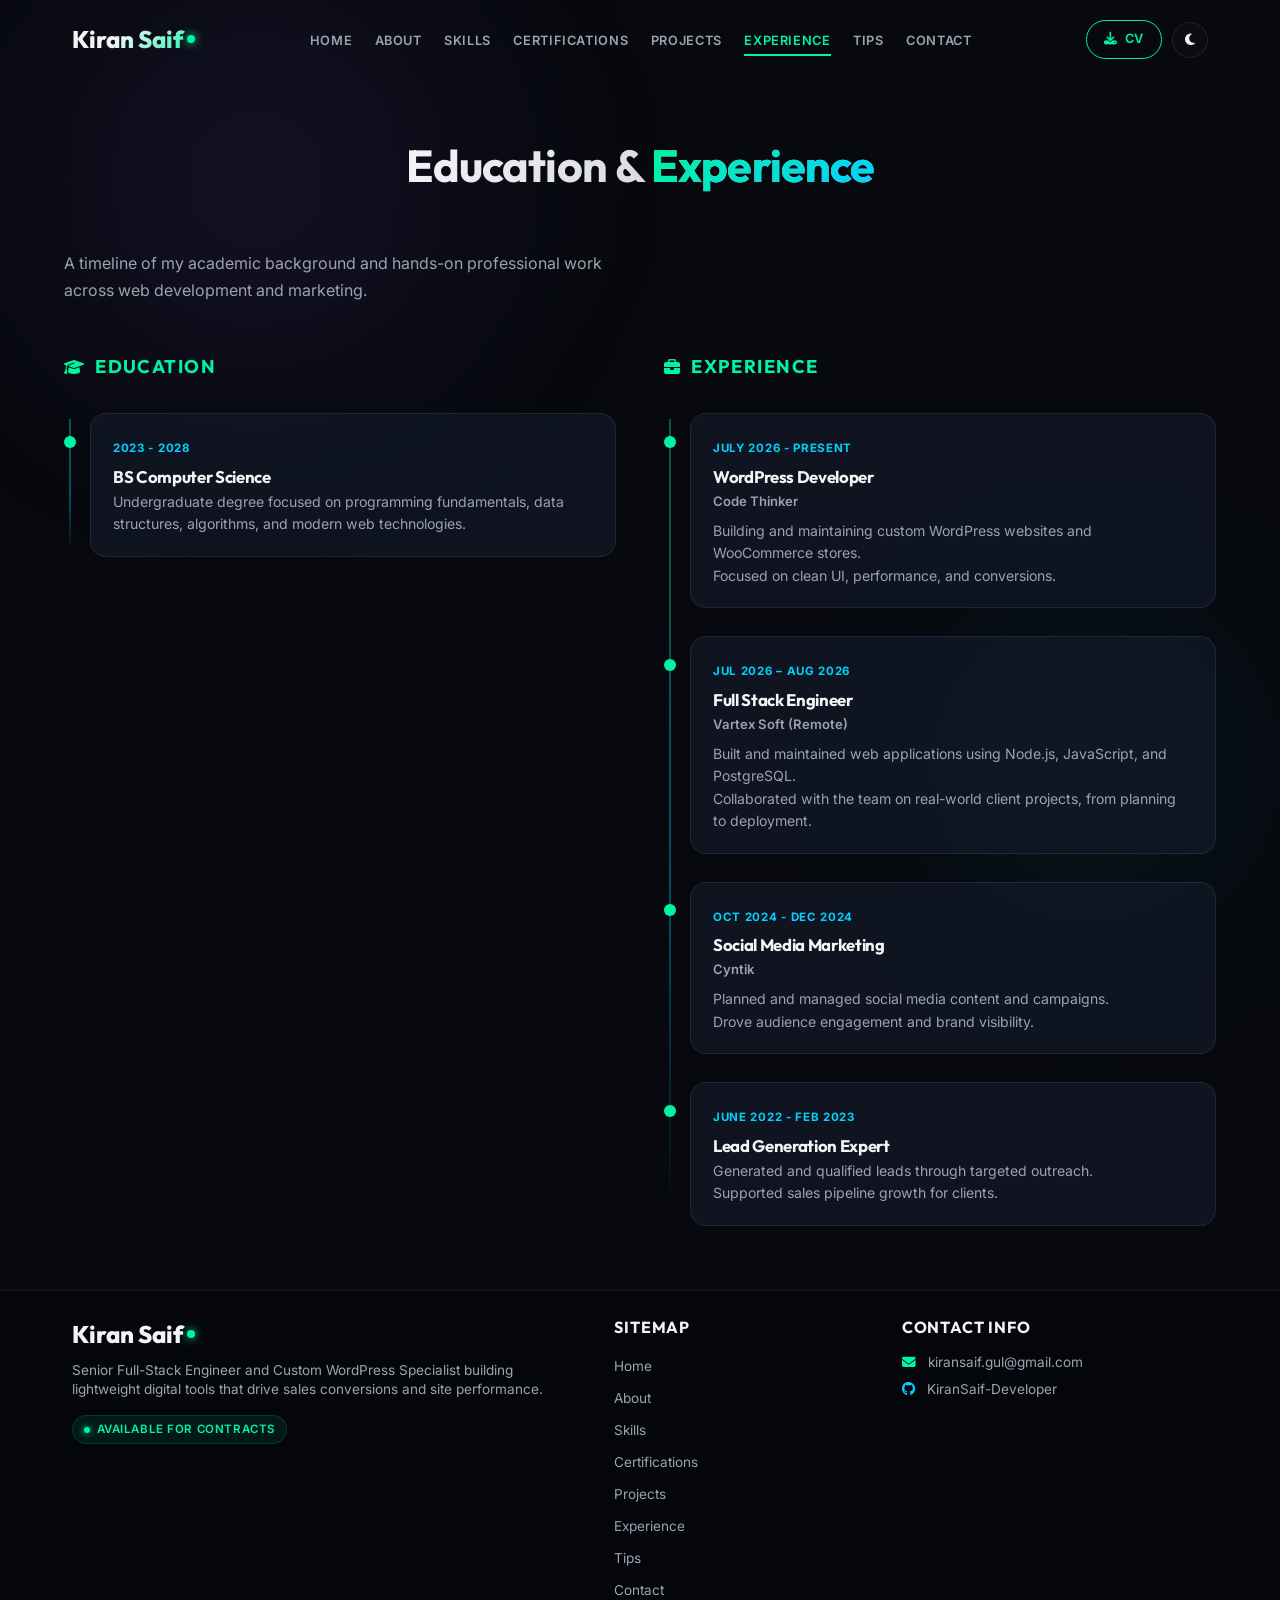
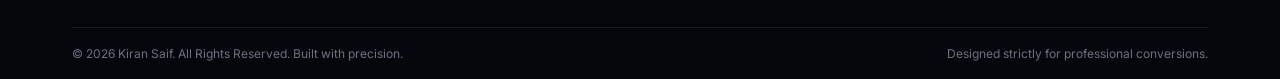
<file: experience.html>
<!DOCTYPE html>
<html lang="en">
<head>
    <meta charset="UTF-8">
    <meta name="viewport" content="width=device-width, initial-scale=1.0">
    <title>Experience | Kiran Saif</title>
    <meta name="description" content="Education and professional experience timeline of Kiran Saif, Full-Stack Software Engineer.">
    <link rel="preconnect" href="https://fonts.googleapis.com">
    <link rel="preconnect" href="https://fonts.gstatic.com" crossorigin>
    <link rel="stylesheet" href="style.css">
    <link rel="stylesheet" href="css/experience.css">
    <link rel="stylesheet" href="https://cdnjs.cloudflare.com/ajax/libs/font-awesome/6.4.0/css/all.min.css">
</head>
<body>

    <!-- 0. Dynamic Story Mode Preloader Overlay -->
    <div class="preloader" id="preloader">
        <div class="preloader-content">
            <div class="preloader-avatar">
                <svg viewBox="0 0 100 100" xmlns="http://www.w3.org/2000/svg">
                    <circle cx="50" cy="50" r="48" fill="#111827" stroke="rgba(245, 166, 35, 0.25)" stroke-width="2"/>
                    <path d="M25 80 C 25 65, 75 65, 75 80 Z" fill="#1e293b"/>
                    <rect x="46" y="55" width="8" height="10" rx="3" fill="#fbcfe8"/>
                    <circle cx="50" cy="45" r="16" fill="#fbcfe8"/>
                    <path d="M34 45 C 34 30, 66 30, 66 45 C 62 38, 38 38, 34 45 Z" fill="#0f172a"/>
                    <rect x="40" y="42" width="8" height="5" rx="1" fill="none" stroke="#f5a623" stroke-width="1.5"/>
                    <rect x="52" y="42" width="8" height="5" rx="1" fill="none" stroke="#f5a623" stroke-width="1.5"/>
                    <line x1="48" y1="44" x2="52" y2="44" stroke="#f5a623" stroke-width="1.5"/>
                    <path d="M47 52 Q 50 55, 53 52" fill="none" stroke="#1e293b" stroke-width="1.5" stroke-linecap="round"/>
                    <g class="wave-animation">
                        <path d="M72 65 C 78 50, 85 52, 85 58 C 85 64, 76 75, 76 75" fill="none" stroke="#fbcfe8" stroke-width="6" stroke-linecap="round"/>
                        <path d="M72 65 C 75 60, 78 62, 78 62" fill="none" stroke="#1e293b" stroke-width="8" stroke-linecap="round"/>
                    </g>
                </svg>
            </div>
            <h2 style="font-family: var(--font-heading); font-size: 1.25rem; margin-bottom: 0.2rem;">Kiran Saif</h2>
            <p style="color: var(--text-secondary); font-size: 0.85rem; text-transform: uppercase; letter-spacing: 0.08em; margin-bottom: 1rem;">Full-Stack Software Engineer</p>
            <div class="progress-bar-container">
                <div class="progress-bar-fill" id="progress-fill"></div>
            </div>
            <div class="progress-counter" id="progress-count">0%</div>
        </div>
    </div>

    <!-- Dynamic Navbar -->
    <nav class="navbar" id="navbar">
        <div class="nav-container">
            <a href="index.html" class="logo" id="logo">
                Kiran Saif<span class="logo-dot"></span>
            </a>
            <ul class="nav-menu" id="nav-menu">
                <li><a href="index.html" class="nav-link">Home</a></li>
                <li><a href="about.html" class="nav-link">About</a></li>
                <li><a href="skills.html" class="nav-link">Skills</a></li>
                <li><a href="certifications.html" class="nav-link">Certifications</a></li>
                <li><a href="projects.html" class="nav-link">Projects</a></li>
                <li><a href="experience.html" class="nav-link active">Experience</a></li>
                <li><a href="tips.html" class="nav-link">Tips</a></li>
                <li><a href="contact.html" class="nav-link">Contact</a></li>
            </ul>
            <div class="nav-actions">
                <a href="#" class="btn-cv" id="nav-cv-btn" target="_blank"><i class="fa-solid fa-download"></i> CV</a>
                <button class="theme-toggle-btn" id="theme-toggle">
                    <i class="fa-solid fa-moon" id="theme-icon"></i>
                </button>
            </div>
            <div class="menu-toggle" id="menu-toggle">
                <span></span>
                <span></span>
                <span></span>
            </div>
        </div>
    </nav>

    <main>
        <section class="page-view active" id="view-experience">
            <h2 class="section-title">Education &amp; <span>Experience</span></h2>
            <p class="exp-intro animate-fade-up delay-1">
                A timeline of my academic background and hands-on professional work across web development and marketing.
            </p>

            <div class="exp-columns">
                <!-- Education column -->
                <div class="exp-column animate-fade-up delay-2">
                    <h3 class="exp-col-title"><i class="fa-solid fa-graduation-cap"></i> Education</h3>
                    <div class="exp-timeline" id="education-timeline">
                        <!-- Rendered dynamically by js/experience.js -->
                    </div>
                </div>

                <!-- Experience column -->
                <div class="exp-column animate-fade-up delay-3">
                    <h3 class="exp-col-title"><i class="fa-solid fa-briefcase"></i> Experience</h3>
                    <div class="exp-timeline" id="experience-timeline">
                        <!-- Rendered dynamically by js/experience.js -->
                    </div>
                </div>
            </div>
        </section>
    </main>

    <!-- Global Professional Multi-Column Footer -->
    <footer>
        <div class="footer-container">
            <div class="footer-grid">
                <div class="footer-col">
                    <div class="logo" style="margin-bottom: 0.5rem;">
                        Kiran Saif<span class="logo-dot"></span>
                    </div>
                    <p>Senior Full-Stack Engineer and Custom WordPress Specialist building lightweight digital tools that drive sales conversions and site performance.</p>
                    <div class="footer-status">
                        <span class="footer-status-dot"></span>
                        Available for Contracts
                    </div>
                </div>

                <div class="footer-col">
                    <h3>Sitemap</h3>
                    <ul>
                        <li><a href="index.html">Home</a></li>
                        <li><a href="about.html">About</a></li>
                        <li><a href="skills.html">Skills</a></li>
                        <li><a href="certifications.html">Certifications</a></li>
                        <li><a href="projects.html">Projects</a></li>
                        <li><a href="experience.html">Experience</a></li>
                        <li><a href="tips.html">Tips</a></li>
                        <li><a href="contact.html">Contact</a></li>
                    </ul>
                </div>

                <div class="footer-col">
                    <h3>Contact Info</h3>
                    <p><i class="fa-solid fa-envelope" style="color: var(--accent-emerald); margin-right: 0.5rem;"></i> kiransaif.gul@gmail.com</p>
                    <p><i class="fa-brands fa-github" style="color: var(--accent-cyan); margin-right: 0.5rem;"></i> <a href="https://github.com/KiranSaif-Developer" target="_blank">KiranSaif-Developer</a></p>
                </div>
            </div>

            <div class="footer-bottom">
                <p class="copyright" id="copyright-text">
                    &copy; 2026 Kiran Saif. All Rights Reserved. Built with precision.
                </p>
                <p style="color: var(--text-muted); font-size: 0.75rem;">Designed strictly for professional conversions.</p>
            </div>
        </div>
    </footer>

    <!-- Scripts: data + page script before common.js so initPage() is registered -->
    <script src="js/experience-data.js"></script>
    <script src="js/experience.js"></script>
    <script src="js/common.js"></script>
</body>
</html>
</file>
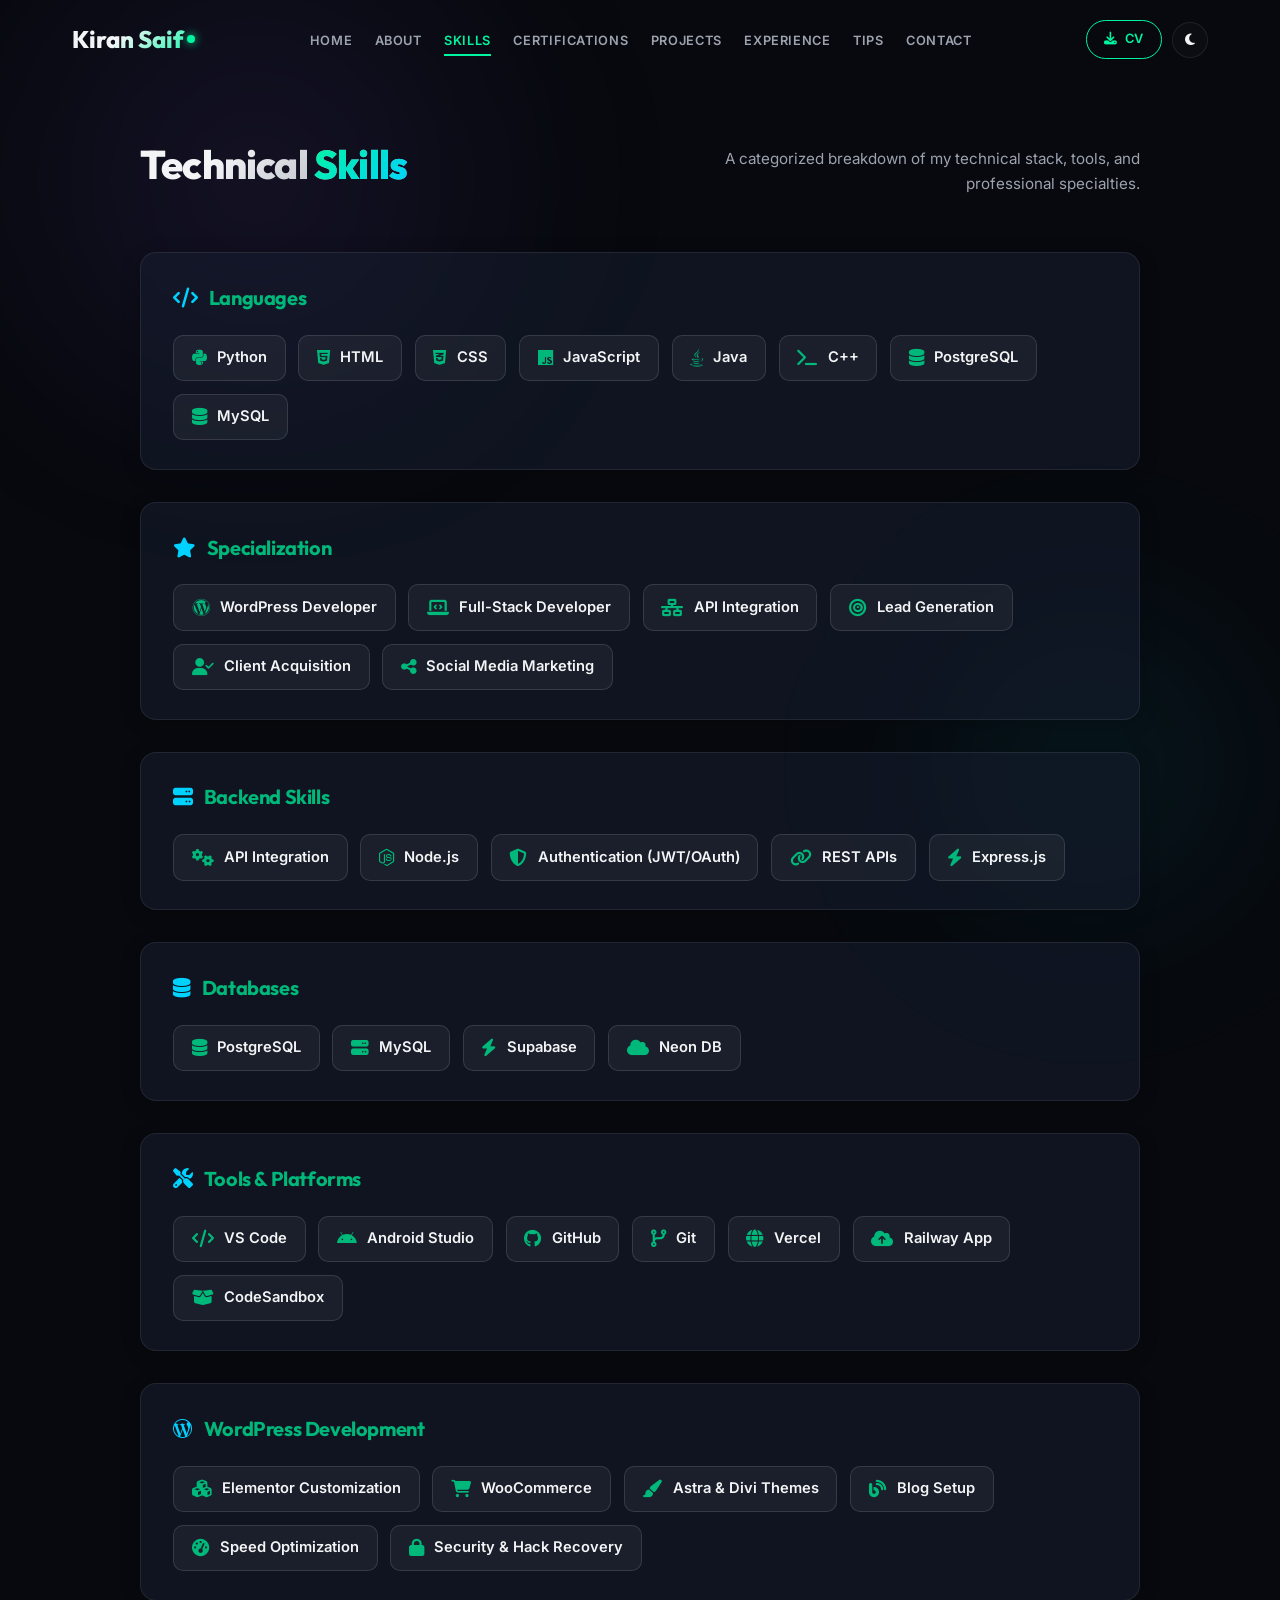
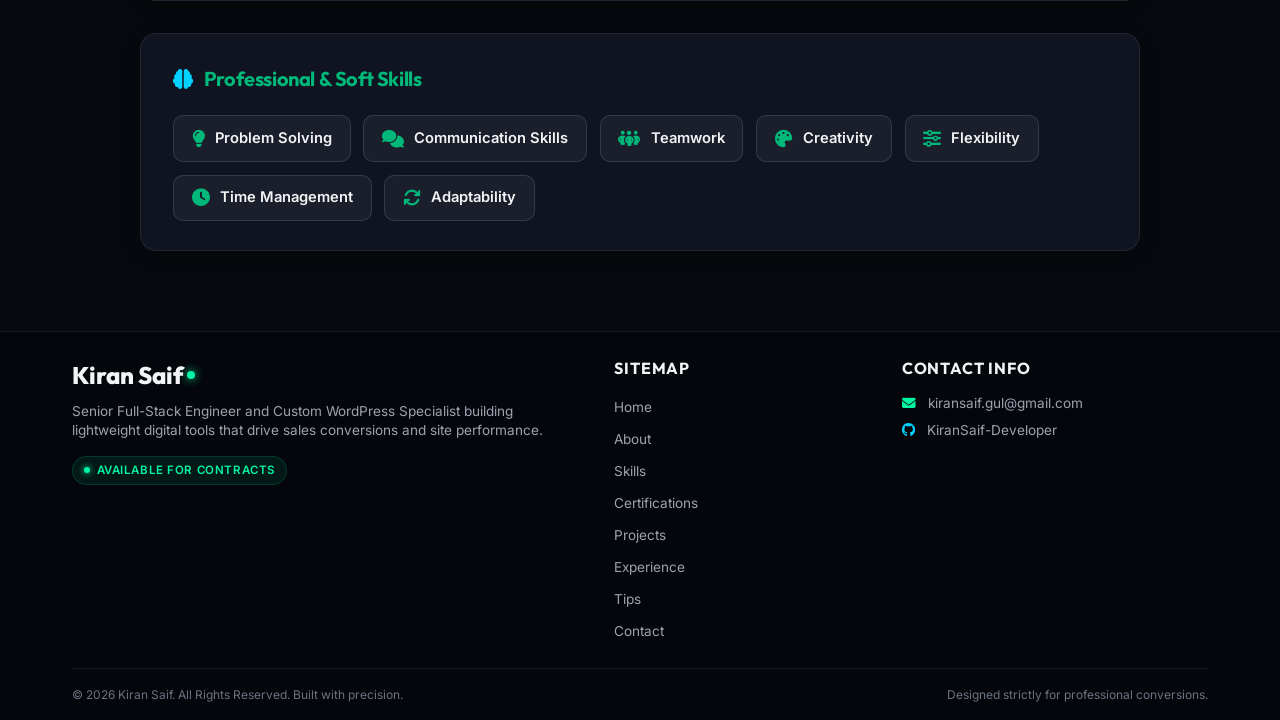
<file: skills.html>
<!DOCTYPE html>
<html lang="en">
<head>
    <meta charset="UTF-8">
    <meta name="viewport" content="width=device-width, initial-scale=1.0">
    <title>Skills | Kiran Saif</title>
    <meta name="description" content="Technical Skills and Specialties of Kiran Saif - Full-Stack Engineer and WordPress Specialist.">
    <link rel="preconnect" href="https://fonts.googleapis.com">
    <link rel="preconnect" href="https://fonts.gstatic.com" crossorigin>
    <link rel="stylesheet" href="style.css">
    <link rel="stylesheet" href="css/skills.css">
    <link rel="stylesheet" href="https://cdnjs.cloudflare.com/ajax/libs/font-awesome/6.4.0/css/all.min.css">
</head>
<body>

    <!-- Dynamic Navbar -->
    <nav class="navbar" id="navbar">
        <div class="nav-container">
            <a href="index.html" class="logo" id="logo">
                Kiran Saif<span class="logo-dot"></span>
            </a>
            <ul class="nav-menu" id="nav-menu">
                <li><a href="index.html" class="nav-link">Home</a></li>
                <li><a href="about.html" class="nav-link">About</a></li>
                <li><a href="skills.html" class="nav-link active">Skills</a></li>
                <li><a href="certifications.html" class="nav-link">Certifications</a></li>
                <li><a href="projects.html" class="nav-link">Projects</a></li>
                <li><a href="experience.html" class="nav-link">Experience</a></li>
                <li><a href="tips.html" class="nav-link">Tips</a></li>
                <li><a href="contact.html" class="nav-link">Contact</a></li>
            </ul>
            <div class="nav-actions">
                <a href="#" class="btn-cv" id="nav-cv-btn" target="_blank"><i class="fa-solid fa-download"></i> CV</a>
                <button class="theme-toggle-btn" id="theme-toggle">
                    <i class="fa-solid fa-moon" id="theme-icon"></i>
                </button>
            </div>
            <div class="menu-toggle" id="menu-toggle">
                <span></span>
                <span></span>
                <span></span>
            </div>
        </div>
    </nav>

    <main style="padding-top: 100px;">
        <section class="skills-section" id="skills">
            <div class="skills-container">
                
                <!-- Section Title Header -->
                <div class="skills-header">
                    <h2 class="section-title">Technical <span>Skills</span></h2>
                    <p class="skills-subtitle">A categorized breakdown of my technical stack, tools, and professional specialties.</p>
                </div>

                <div class="skills-grid" id="skills-grid">
                    <!-- Rendered dynamically by js/skills.js -->
                </div>
            </div>
        </section>
    </main>

    <!-- Global Professional Multi-Column Footer -->
    <footer>
        <div class="footer-container">
            <div class="footer-grid">
                <div class="footer-col">
                    <div class="logo" style="margin-bottom: 0.5rem;">
                        Kiran Saif<span class="logo-dot"></span>
                    </div>
                    <p>Senior Full-Stack Engineer and Custom WordPress Specialist building lightweight digital tools that drive sales conversions and site performance.</p>
                    <div class="footer-status">
                        <span class="footer-status-dot"></span>
                        Available for Contracts
                    </div>
                </div>

                <div class="footer-col">
                    <h3>Sitemap</h3>
                    <ul>
                        <li><a href="index.html">Home</a></li>
                        <li><a href="about.html">About</a></li>
                        <li><a href="skills.html">Skills</a></li>
                        <li><a href="certifications.html">Certifications</a></li>
                        <li><a href="projects.html">Projects</a></li>
                        <li><a href="experience.html">Experience</a></li>
                        <li><a href="tips.html">Tips</a></li>
                        <li><a href="contact.html">Contact</a></li>
                    </ul>
                </div>

                <div class="footer-col">
                    <h3>Contact Info</h3>
                    <p><i class="fa-solid fa-envelope" style="color: var(--accent-emerald); margin-right: 0.5rem;"></i> kiransaif.gul@gmail.com</p>
                    <p><i class="fa-brands fa-github" style="color: var(--accent-cyan); margin-right: 0.5rem;"></i> <a href="https://github.com/KiranSaif-Developer" target="_blank">KiranSaif-Developer</a></p>
                </div>
            </div>

            <div class="footer-bottom">
                <p class="copyright" id="copyright-text">
                    &copy; 2026 Kiran Saif. All Rights Reserved. Built with precision.
                </p>
                <p style="color: var(--text-muted); font-size: 0.75rem;">Designed strictly for professional conversions.</p>
            </div>
        </div>
    </footer>

    <script src="js/skills-data.js"></script>
    <script src="js/skills.js"></script>
    <script src="js/common.js"></script>
</body>
</html>
</file>
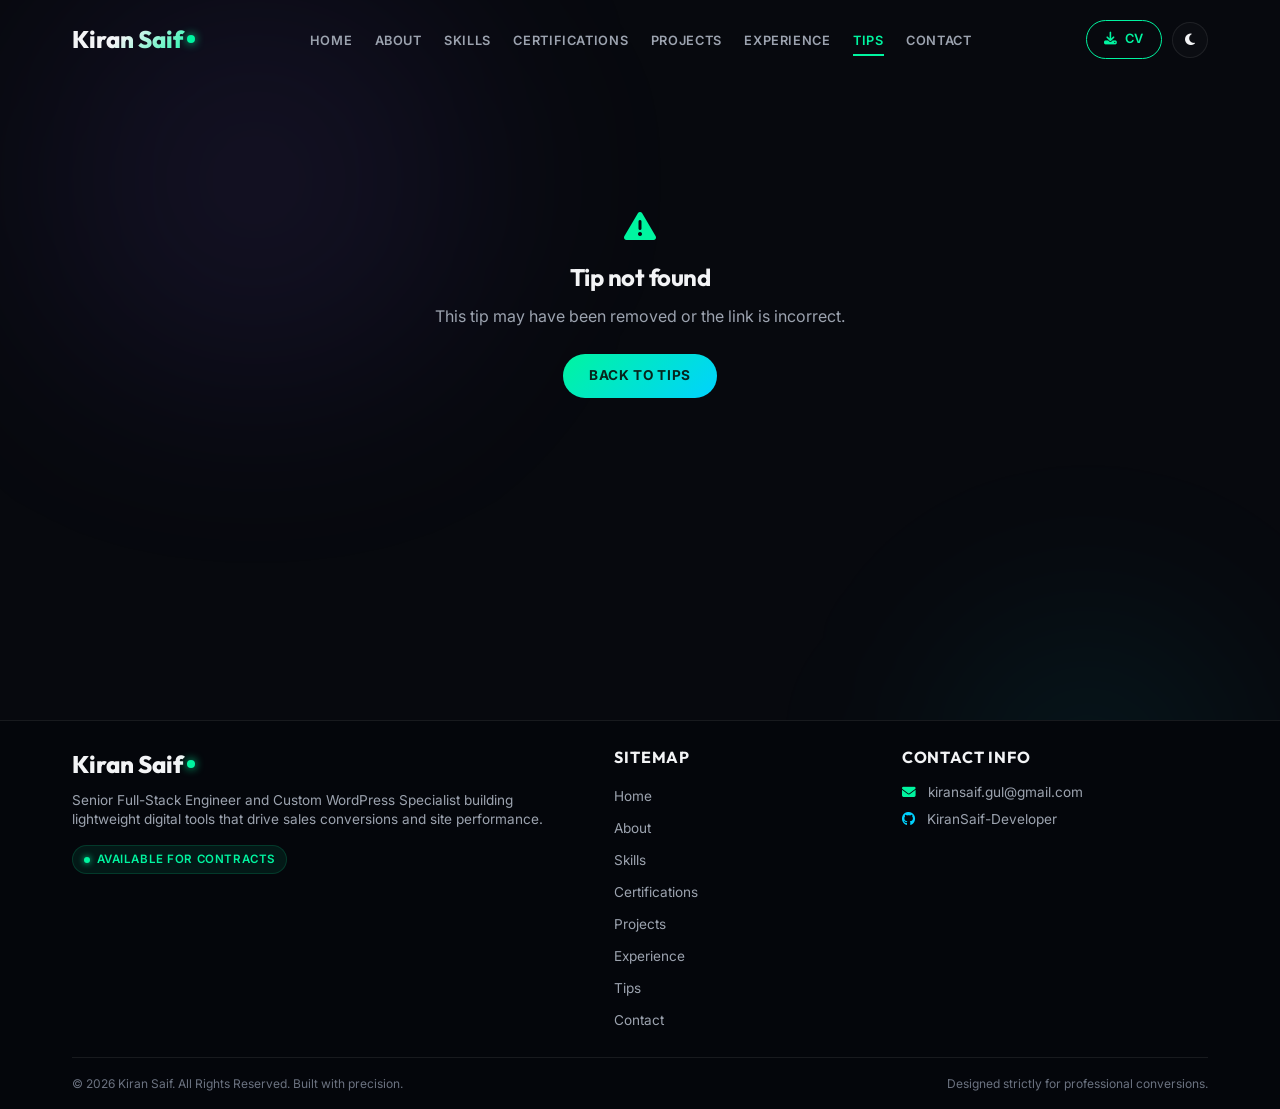
<file: tip-detail.html>
<!DOCTYPE html>
<html lang="en">
<head>
    <meta charset="UTF-8">
    <meta name="viewport" content="width=device-width, initial-scale=1.0">
    <title>Tip | Kiran Saif</title>
    <link rel="preconnect" href="https://fonts.googleapis.com">
    <link rel="preconnect" href="https://fonts.gstatic.com" crossorigin>
    <link rel="stylesheet" href="style.css">
    <link rel="stylesheet" href="css/tip-detail.css">
    <link rel="stylesheet" href="https://cdnjs.cloudflare.com/ajax/libs/font-awesome/6.4.0/css/all.min.css">
</head>
<body>

    <!-- 0. Dynamic Story Mode Preloader Overlay -->
    <div class="preloader" id="preloader">
        <div class="preloader-content">
            <div class="preloader-avatar">
                <svg viewBox="0 0 100 100" xmlns="http://www.w3.org/2000/svg">
                    <circle cx="50" cy="50" r="48" fill="#111827" stroke="rgba(245, 166, 35, 0.25)" stroke-width="2"/>
                    <path d="M25 80 C 25 65, 75 65, 75 80 Z" fill="#1e293b"/>
                    <rect x="46" y="55" width="8" height="10" rx="3" fill="#fbcfe8"/>
                    <circle cx="50" cy="45" r="16" fill="#fbcfe8"/>
                    <path d="M34 45 C 34 30, 66 30, 66 45 C 62 38, 38 38, 34 45 Z" fill="#0f172a"/>
                    <rect x="40" y="42" width="8" height="5" rx="1" fill="none" stroke="#f5a623" stroke-width="1.5"/>
                    <rect x="52" y="42" width="8" height="5" rx="1" fill="none" stroke="#f5a623" stroke-width="1.5"/>
                    <line x1="48" y1="44" x2="52" y2="44" stroke="#f5a623" stroke-width="1.5"/>
                    <path d="M47 52 Q 50 55, 53 52" fill="none" stroke="#1e293b" stroke-width="1.5" stroke-linecap="round"/>
                    <g class="wave-animation">
                        <path d="M72 65 C 78 50, 85 52, 85 58 C 85 64, 76 75, 76 75" fill="none" stroke="#fbcfe8" stroke-width="6" stroke-linecap="round"/>
                        <path d="M72 65 C 75 60, 78 62, 78 62" fill="none" stroke="#1e293b" stroke-width="8" stroke-linecap="round"/>
                    </g>
                </svg>
            </div>
            <h2 style="font-family: var(--font-heading); font-size: 1.25rem; margin-bottom: 0.2rem;">Kiran Saif</h2>
            <p style="color: var(--text-secondary); font-size: 0.85rem; text-transform: uppercase; letter-spacing: 0.08em; margin-bottom: 1rem;">Full-Stack Software Engineer</p>
            <div class="progress-bar-container">
                <div class="progress-bar-fill" id="progress-fill"></div>
            </div>
            <div class="progress-counter" id="progress-count">0%</div>
        </div>
    </div>

    <!-- Dynamic Navbar -->
    <nav class="navbar" id="navbar">
        <div class="nav-container">
            <a href="index.html" class="logo" id="logo">
                Kiran Saif<span class="logo-dot"></span>
            </a>
            <ul class="nav-menu" id="nav-menu">
                <li><a href="index.html" class="nav-link">Home</a></li>
                <li><a href="about.html" class="nav-link">About</a></li>
                <li><a href="skills.html" class="nav-link">Skills</a></li>
                <li><a href="certifications.html" class="nav-link">Certifications</a></li>
                <li><a href="projects.html" class="nav-link">Projects</a></li>
                <li><a href="experience.html" class="nav-link">Experience</a></li>
                <li><a href="tips.html" class="nav-link active">Tips</a></li>
                <li><a href="contact.html" class="nav-link">Contact</a></li>
            </ul>
            <div class="nav-actions">
                <a href="#" class="btn-cv" id="nav-cv-btn" target="_blank"><i class="fa-solid fa-download"></i> CV</a>
                <button class="theme-toggle-btn" id="theme-toggle">
                    <i class="fa-solid fa-moon" id="theme-icon"></i>
                </button>
            </div>
            <div class="menu-toggle" id="menu-toggle">
                <span></span>
                <span></span>
                <span></span>
            </div>
        </div>
    </nav>

    <main>
        <section class="page-view active" id="view-tip-detail">

            <a href="tips.html" class="tip-back-link">
                <i class="fa-solid fa-arrow-left"></i> <span class="tip-back-prompt">cd</span> ../tips
            </a>

            <div class="tip-hero" id="tip-hero">
                <span class="tip-hero-category" id="tip-hero-category">Category</span>
                <h1 class="tip-hero-title" id="tip-hero-title">Tip Title</h1>
            </div>

            <div class="tip-meta-bar">
                <span><i class="fa-solid fa-user"></i> <span id="tip-author">Kiran Saif</span></span>
                <span><i class="fa-regular fa-calendar"></i> <span id="tip-date">-</span></span>
                <span><i class="fa-regular fa-clock"></i> <span id="tip-readtime">-</span></span>
            </div>

            <div class="tip-detail-grid">
                <!-- Main article column -->
                <article class="tip-main">
                    <div class="tip-insight-box">
                        <i class="fa-solid fa-lightbulb"></i>
                        <p id="tip-insight">Insight text goes here.</p>
                    </div>

                    <div class="tip-code-section" id="tip-code-section">
                        <h3 class="tip-subheading">Step-by-Step</h3>

                        <div class="tip-code-panel">
                            <div class="tip-code-tab tip-code-tab-before">
                                <i class="fa-solid fa-xmark"></i> <span id="tip-code-before-label">Before</span>
                            </div>
                            <pre class="tip-code-block"><code id="tip-code-before"></code></pre>
                        </div>

                        <div class="tip-code-panel">
                            <div class="tip-code-tab tip-code-tab-after">
                                <i class="fa-solid fa-check"></i> <span id="tip-code-after-label">After</span>
                            </div>
                            <pre class="tip-code-block"><code id="tip-code-after"></code></pre>
                        </div>
                    </div>

                    <div class="tip-why-box">
                        <h3 class="tip-subheading">Why This Matters</h3>
                        <p id="tip-why"></p>
                    </div>
                </article>

                <!-- Sidebar -->
                <aside class="tip-sidebar">
                    <div class="tip-sidebar-card">
                        <h4><i class="fa-solid fa-list-check"></i> Key Principles</h4>
                        <ul id="tip-principles-list"></ul>
                    </div>

                    <div class="tip-sidebar-card tip-quote-card">
                        <i class="fa-solid fa-quote-left"></i>
                        <p id="tip-quote"></p>
                        <span id="tip-quote-author"></span>
                    </div>
                </aside>
            </div>

            <div class="tip-cta">
                <i class="fa-solid fa-terminal"></i>
                <h3>Keep the streak going</h3>
                <p>More short, practical lessons from real projects.</p>
                <a href="tips.html" class="tip-cta-btn">Continue Exploring</a>
            </div>
        </section>
    </main>

    <!-- Global Professional Multi-Column Footer -->
    <footer>
        <div class="footer-container">
            <div class="footer-grid">
                <div class="footer-col">
                    <div class="logo" style="margin-bottom: 0.5rem;">
                        Kiran Saif<span class="logo-dot"></span>
                    </div>
                    <p>Senior Full-Stack Engineer and Custom WordPress Specialist building lightweight digital tools that drive sales conversions and site performance.</p>
                    <div class="footer-status">
                        <span class="footer-status-dot"></span>
                        Available for Contracts
                    </div>
                </div>

                <div class="footer-col">
                    <h3>Sitemap</h3>
                    <ul>
                        <li><a href="index.html">Home</a></li>
                        <li><a href="about.html">About</a></li>
                        <li><a href="skills.html">Skills</a></li>
                        <li><a href="certifications.html">Certifications</a></li>
                        <li><a href="projects.html">Projects</a></li>
                        <li><a href="experience.html">Experience</a></li>
                        <li><a href="tips.html">Tips</a></li>
                        <li><a href="contact.html">Contact</a></li>
                    </ul>
                </div>

                <div class="footer-col">
                    <h3>Contact Info</h3>
                    <p><i class="fa-solid fa-envelope" style="color: var(--accent-emerald); margin-right: 0.5rem;"></i> kiransaif.gul@gmail.com</p>
                    <p><i class="fa-brands fa-github" style="color: var(--accent-cyan); margin-right: 0.5rem;"></i> <a href="https://github.com/KiranSaif-Developer" target="_blank">KiranSaif-Developer</a></p>
                </div>
            </div>

            <div class="footer-bottom">
                <p class="copyright" id="copyright-text">
                    &copy; 2026 Kiran Saif. All Rights Reserved. Built with precision.
                </p>
                <p style="color: var(--text-muted); font-size: 0.75rem;">Designed strictly for professional conversions.</p>
            </div>
        </div>
    </footer>

    <!-- Scripts -->
    <script src="js/tips-data.js"></script>
    <script src="js/tip-detail.js"></script>
    <script src="js/common.js"></script>
</body>
</html>
</file>
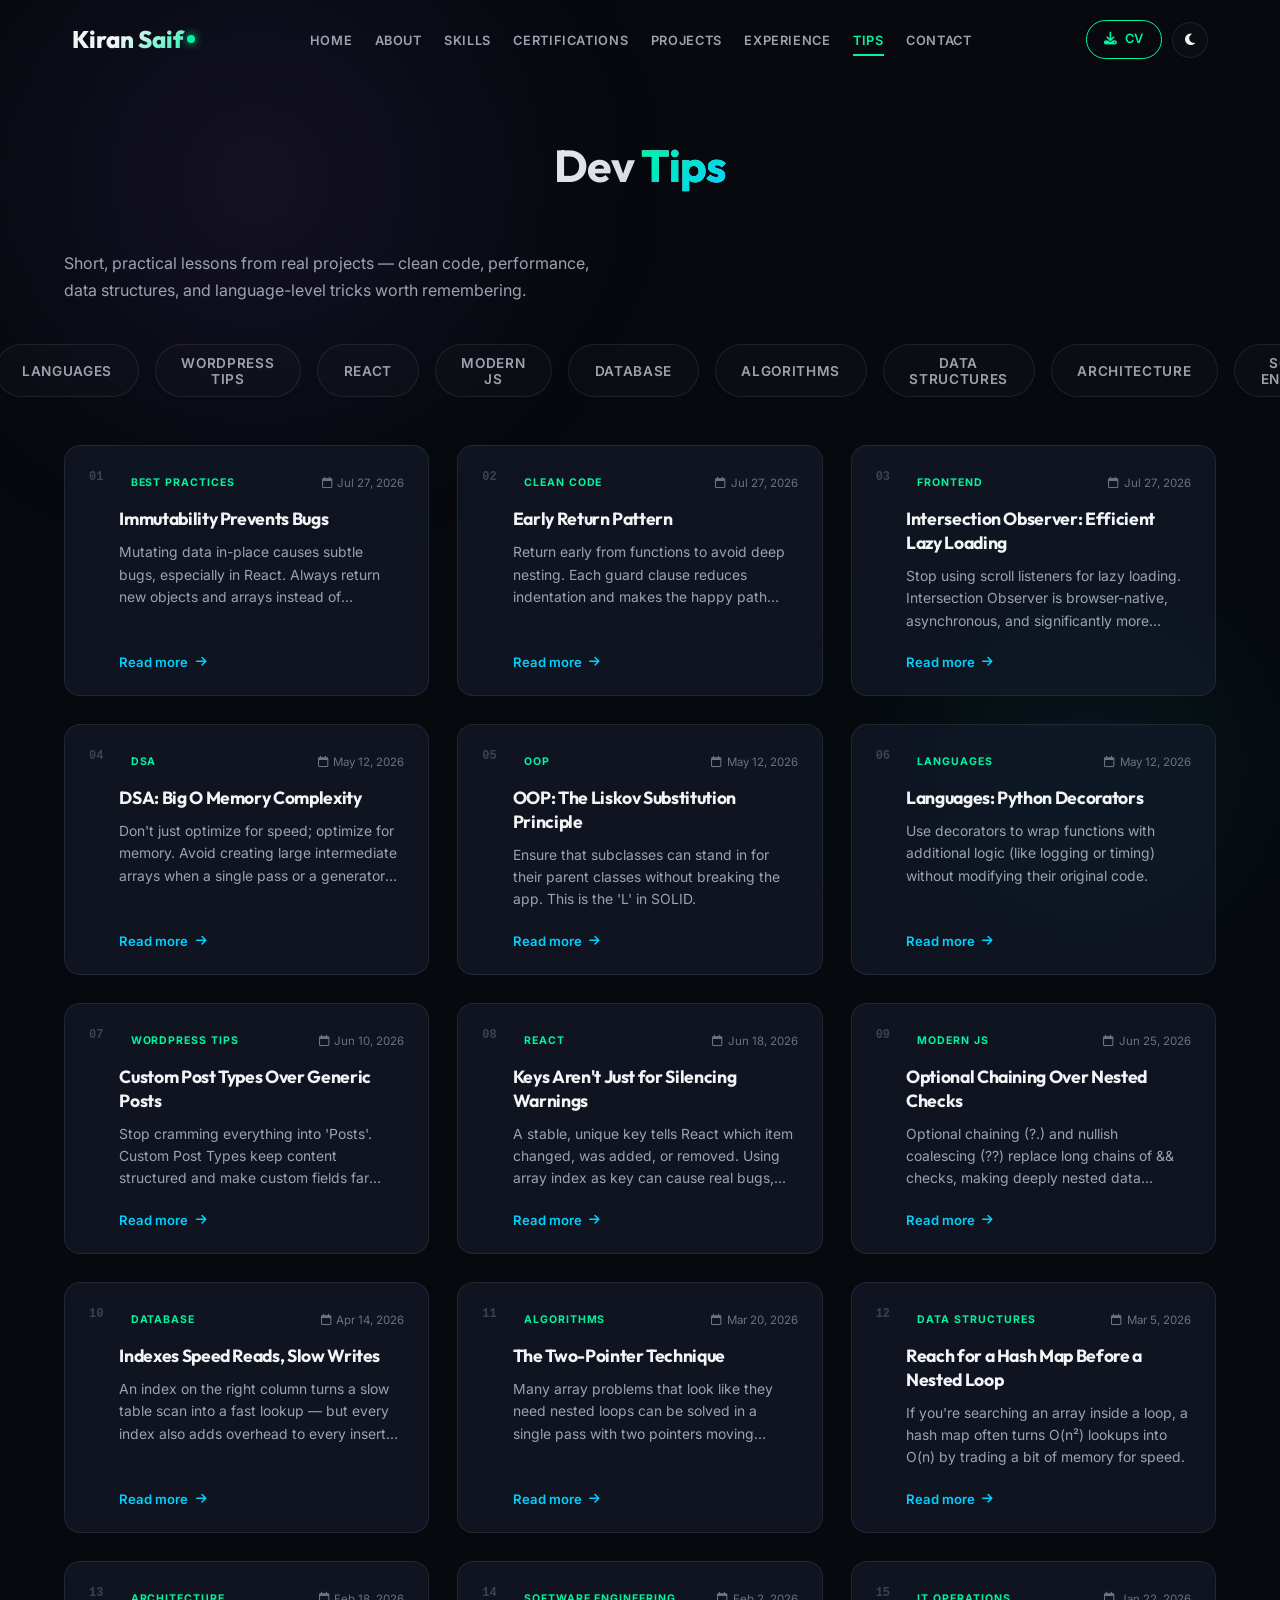
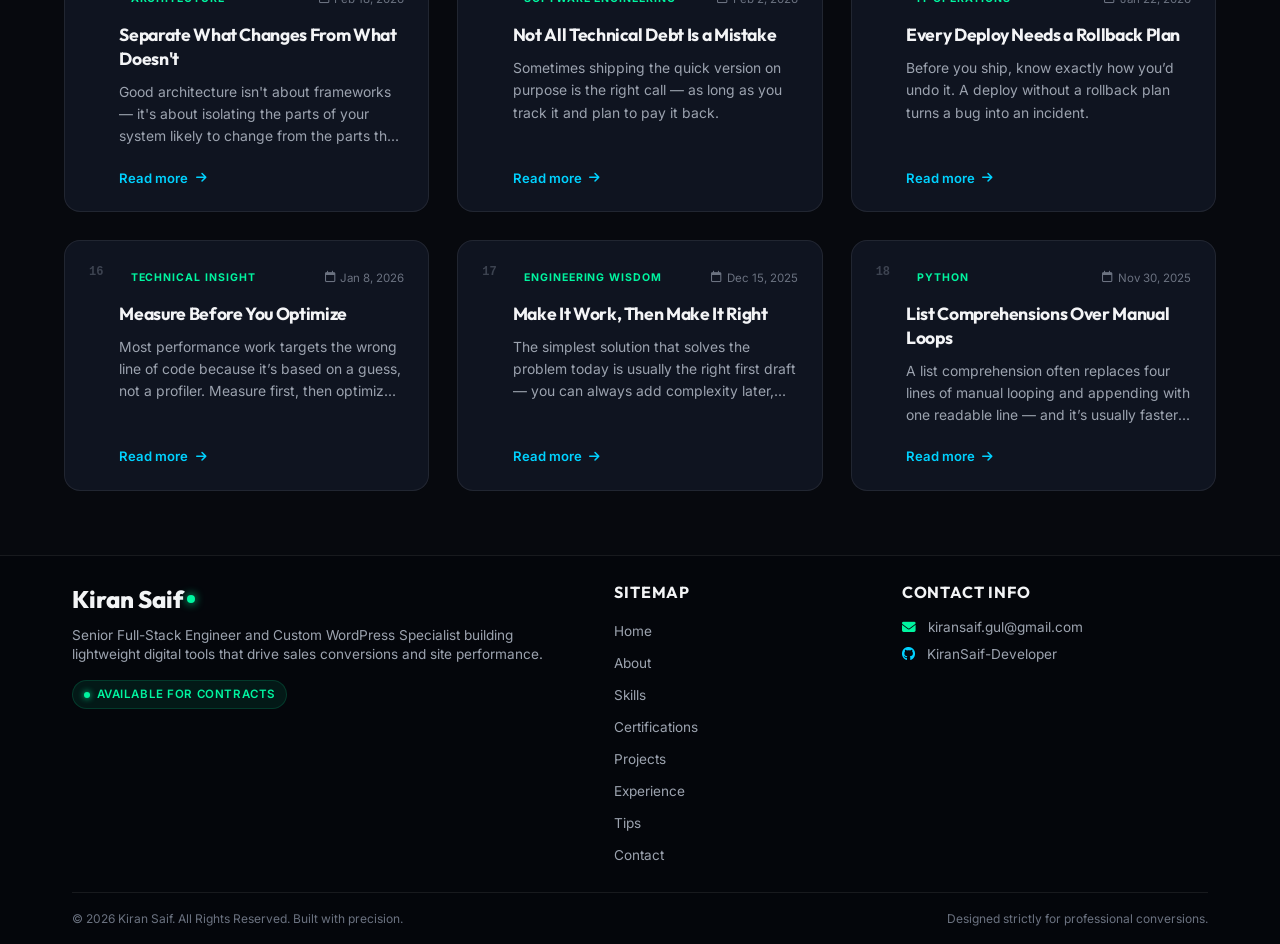
<file: tips.html>
<!DOCTYPE html>
<html lang="en">
<head>
    <meta charset="UTF-8">
    <meta name="viewport" content="width=device-width, initial-scale=1.0">
    <title>Tips | Kiran Saif</title>
    <meta name="description" content="Short, practical software engineering tips from Kiran Saif — clean code, DSA, OOP, frontend, and more.">
    <link rel="preconnect" href="https://fonts.googleapis.com">
    <link rel="preconnect" href="https://fonts.gstatic.com" crossorigin>
    <link rel="stylesheet" href="style.css">
    <link rel="stylesheet" href="css/tips.css">
    <link rel="stylesheet" href="https://cdnjs.cloudflare.com/ajax/libs/font-awesome/6.4.0/css/all.min.css">
</head>
<body>

    <!-- 0. Dynamic Story Mode Preloader Overlay -->
    <div class="preloader" id="preloader">
        <div class="preloader-content">
            <div class="preloader-avatar">
                <svg viewBox="0 0 100 100" xmlns="http://www.w3.org/2000/svg">
                    <circle cx="50" cy="50" r="48" fill="#111827" stroke="rgba(245, 166, 35, 0.25)" stroke-width="2"/>
                    <path d="M25 80 C 25 65, 75 65, 75 80 Z" fill="#1e293b"/>
                    <rect x="46" y="55" width="8" height="10" rx="3" fill="#fbcfe8"/>
                    <circle cx="50" cy="45" r="16" fill="#fbcfe8"/>
                    <path d="M34 45 C 34 30, 66 30, 66 45 C 62 38, 38 38, 34 45 Z" fill="#0f172a"/>
                    <rect x="40" y="42" width="8" height="5" rx="1" fill="none" stroke="#f5a623" stroke-width="1.5"/>
                    <rect x="52" y="42" width="8" height="5" rx="1" fill="none" stroke="#f5a623" stroke-width="1.5"/>
                    <line x1="48" y1="44" x2="52" y2="44" stroke="#f5a623" stroke-width="1.5"/>
                    <path d="M47 52 Q 50 55, 53 52" fill="none" stroke="#1e293b" stroke-width="1.5" stroke-linecap="round"/>
                    <g class="wave-animation">
                        <path d="M72 65 C 78 50, 85 52, 85 58 C 85 64, 76 75, 76 75" fill="none" stroke="#fbcfe8" stroke-width="6" stroke-linecap="round"/>
                        <path d="M72 65 C 75 60, 78 62, 78 62" fill="none" stroke="#1e293b" stroke-width="8" stroke-linecap="round"/>
                    </g>
                </svg>
            </div>
            <h2 style="font-family: var(--font-heading); font-size: 1.25rem; margin-bottom: 0.2rem;">Kiran Saif</h2>
            <p style="color: var(--text-secondary); font-size: 0.85rem; text-transform: uppercase; letter-spacing: 0.08em; margin-bottom: 1rem;">Full-Stack Software Engineer</p>
            <div class="progress-bar-container">
                <div class="progress-bar-fill" id="progress-fill"></div>
            </div>
            <div class="progress-counter" id="progress-count">0%</div>
        </div>
    </div>

    <!-- Dynamic Navbar -->
    <nav class="navbar" id="navbar">
        <div class="nav-container">
            <a href="index.html" class="logo" id="logo">
                Kiran Saif<span class="logo-dot"></span>
            </a>
            <ul class="nav-menu" id="nav-menu">
                <li><a href="index.html" class="nav-link">Home</a></li>
                <li><a href="about.html" class="nav-link">About</a></li>
                <li><a href="skills.html" class="nav-link">Skills</a></li>
                <li><a href="certifications.html" class="nav-link">Certifications</a></li>
                <li><a href="projects.html" class="nav-link">Projects</a></li>
                <li><a href="experience.html" class="nav-link">Experience</a></li>
                <li><a href="tips.html" class="nav-link active">Tips</a></li>
                <li><a href="contact.html" class="nav-link">Contact</a></li>
            </ul>
            <div class="nav-actions">
                <a href="#" class="btn-cv" id="nav-cv-btn" target="_blank"><i class="fa-solid fa-download"></i> CV</a>
                <button class="theme-toggle-btn" id="theme-toggle">
                    <i class="fa-solid fa-moon" id="theme-icon"></i>
                </button>
            </div>
            <div class="menu-toggle" id="menu-toggle">
                <span></span>
                <span></span>
                <span></span>
            </div>
        </div>
    </nav>

    <main>
        <section class="page-view active" id="view-tips">
            <h2 class="section-title">Dev <span>Tips</span></h2>
            <p class="tips-intro animate-fade-up delay-1">
                Short, practical lessons from real projects — clean code, performance, data structures, and language-level tricks worth remembering.
            </p>

            <div class="filter-tabs animate-fade-up delay-2" id="tips-filter-tabs">
                <button class="filter-btn active" data-filter="all">All</button>
                <!-- Category buttons injected dynamically -->
            </div>

            <div class="tips-grid" id="tips-container">
                <!-- Dynamic tip cards inject here -->
            </div>
        </section>
    </main>

    <!-- Global Professional Multi-Column Footer -->
    <footer>
        <div class="footer-container">
            <div class="footer-grid">
                <div class="footer-col">
                    <div class="logo" style="margin-bottom: 0.5rem;">
                        Kiran Saif<span class="logo-dot"></span>
                    </div>
                    <p>Senior Full-Stack Engineer and Custom WordPress Specialist building lightweight digital tools that drive sales conversions and site performance.</p>
                    <div class="footer-status">
                        <span class="footer-status-dot"></span>
                        Available for Contracts
                    </div>
                </div>

                <div class="footer-col">
                    <h3>Sitemap</h3>
                    <ul>
                        <li><a href="index.html">Home</a></li>
                        <li><a href="about.html">About</a></li>
                        <li><a href="skills.html">Skills</a></li>
                        <li><a href="certifications.html">Certifications</a></li>
                        <li><a href="projects.html">Projects</a></li>
                        <li><a href="experience.html">Experience</a></li>
                        <li><a href="tips.html">Tips</a></li>
                        <li><a href="contact.html">Contact</a></li>
                    </ul>
                </div>

                <div class="footer-col">
                    <h3>Contact Info</h3>
                    <p><i class="fa-solid fa-envelope" style="color: var(--accent-emerald); margin-right: 0.5rem;"></i> kiransaif.gul@gmail.com</p>
                    <p><i class="fa-brands fa-github" style="color: var(--accent-cyan); margin-right: 0.5rem;"></i> <a href="https://github.com/KiranSaif-Developer" target="_blank">KiranSaif-Developer</a></p>
                </div>
            </div>

            <div class="footer-bottom">
                <p class="copyright" id="copyright-text">
                    &copy; 2026 Kiran Saif. All Rights Reserved. Built with precision.
                </p>
                <p style="color: var(--text-muted); font-size: 0.75rem;">Designed strictly for professional conversions.</p>
            </div>
        </div>
    </footer>

    <!-- Scripts: data + page script before common.js so initPage() is registered -->
    <script src="js/tips-data.js"></script>
    <script src="js/tips.js"></script>
    <script src="js/common.js"></script>
</body>
</html>
</file>
<file: style.css>
/* Custom CSS Styling - Kiran Saif Portfolio (Cyber Emerald Theme Rebuild) */
@import url('https://fonts.googleapis.com/css2?family=Inter:wght@300;400;500;600;700&family=Outfit:wght@400;500;600;700;800&display=swap');

:root {
    --bg-dark: #07090e;
    --bg-surface: rgba(17, 24, 39, 0.7);
    --bg-card: rgba(22, 30, 49, 0.55);
    --accent-emerald: #00f5a0;
    --accent-indigo: #8b5cf6;
    --accent-indigo-glow: rgba(139, 92, 246, 0.15);
    --accent-cyan: #00d2ff;
    --text-primary: #f3f4f6;
    --text-secondary: #9ca3af;
    --text-muted: #6b7280;
    --border-color: rgba(255, 255, 255, 0.08);
    --border-hover: rgba(0, 245, 160, 0.4);
    --font-sans: 'Inter', sans-serif;
    --font-heading: 'Outfit', sans-serif;
    --transition-smooth: all 0.4s cubic-bezier(0.16, 1, 0.3, 1);
    --transition-fast: all 0.2s ease;
    --radius-lg: 16px;
    --radius-md: 10px;
    --radius-sm: 6px;
    --shadow-glow: 0 0 25px rgba(0, 245, 160, 0.15);
}

body.light-theme {
    --bg-dark: #f3f4f6;
    --bg-surface: rgba(255, 255, 255, 0.85);
    --bg-card: rgba(255, 255, 255, 0.9);
    --accent-emerald: #059669;
    --accent-indigo: #6d28d9;
    --accent-indigo-glow: rgba(109, 40, 217, 0.1);
    --accent-cyan: #0891b2;
    --text-primary: #111827;
    --text-secondary: #4b5563;
    --text-muted: #94a3b8;
    --border-color: rgba(0, 0, 0, 0.08);
    --border-hover: rgba(5, 150, 105, 0.4);
    --shadow-glow: 0 4px 20px rgba(5, 150, 105, 0.1);
}

* {
    margin: 0;
    padding: 0;
    box-sizing: border-box;
    scroll-behavior: smooth;
}

body {
    background-color: var(--bg-dark);
    color: var(--text-primary);
    font-family: var(--font-sans);
    line-height: 1.6;
    overflow-x: hidden;
    position: relative;
    display: flex;
    flex-direction: column;
    min-height: 100vh;
    transition: background-color 0.4s ease, color 0.4s ease;
}

body::before {
    content: '';
    position: fixed;
    top: -10%;
    left: -10%;
    width: 60%;
    height: 60%;
    background: radial-gradient(circle, rgba(139, 92, 246, 0.12) 0%, transparent 70%);
    z-index: -1;
    pointer-events: none;
    filter: blur(80px);
}

body.light-theme::before {
    background: radial-gradient(circle, rgba(109, 40, 217, 0.05) 0%, transparent 70%);
}

body::after {
    content: '';
    position: fixed;
    bottom: -10%;
    right: -10%;
    width: 50%;
    height: 50%;
    background: radial-gradient(circle, rgba(0, 242, 254, 0.08) 0%, transparent 60%);
    z-index: -1;
    pointer-events: none;
    filter: blur(80px);
}

a {
    color: inherit;
    text-decoration: none;
    transition: var(--transition-fast);
}

ul {
    list-style: none;
}

input, textarea, button, select {
    font-family: inherit;
    color: inherit;
    background: none;
    border: none;
}

::-webkit-scrollbar {
    width: 8px;
}
::-webkit-scrollbar-track {
    background: var(--bg-dark);
}
::-webkit-scrollbar-thumb {
    background: var(--border-color);
    border-radius: var(--radius-sm);
}
::-webkit-scrollbar-thumb:hover {
    background: var(--accent-emerald);
}

::selection {
    background: rgba(0, 245, 160, 0.2);
    color: var(--accent-emerald);
}

h1, h2, h3, h4, h5, h6 {
    font-family: var(--font-heading);
    font-weight: 700;
    letter-spacing: -0.02em;
}

.section-title {
    font-size: 2.8rem;
    margin-bottom: 3.5rem;
    text-align: center;
    position: relative;
    background: linear-gradient(135deg, var(--text-primary) 30%, var(--text-secondary) 100%);
    -webkit-background-clip: text;
    -webkit-text-fill-color: transparent;
}

.section-title span {
    background: linear-gradient(135deg, var(--accent-emerald) 0%, var(--accent-cyan) 100%);
    -webkit-background-clip: text;
    -webkit-text-fill-color: transparent;
}

.glass-panel {
    background: var(--bg-card);
    backdrop-filter: blur(12px);
    -webkit-backdrop-filter: blur(12px);
    border: 1px solid var(--border-color);
    border-radius: var(--radius-lg);
    box-shadow: var(--shadow-glow);
    transition: var(--transition-smooth);
}

.preloader {
    position: fixed;
    top: 0;
    left: 0;
    width: 100%;
    height: 100%;
    background-color: var(--bg-dark);
    z-index: 9999;
    display: flex;
    flex-direction: column;
    align-items: center;
    justify-content: center;
    transition: opacity 0.6s cubic-bezier(0.16, 1, 0.3, 1), visibility 0.6s;
}

.preloader.fade-out {
    opacity: 0;
    visibility: hidden;
    pointer-events: none;
}

.preloader-content {
    text-align: center;
    max-width: 400px;
    width: 100%;
    display: flex;
    flex-direction: column;
    align-items: center;
}

.preloader-avatar {
    width: 120px;
    height: 120px;
    margin-bottom: 1.5rem;
    border-radius: 50%;
    background: radial-gradient(circle, rgba(0, 245, 160, 0.1) 0%, transparent 70%);
    display: flex;
    align-items: center;
    justify-content: center;
    border: 1px solid var(--border-color);
}

.progress-bar-container {
    width: 80%;
    height: 4px;
    background: var(--border-color);
    border-radius: 10px;
    margin: 1.5rem auto;
    overflow: hidden;
    position: relative;
}

.progress-bar-fill {
    width: 0%;
    height: 100%;
    background: linear-gradient(90deg, var(--accent-emerald) 0%, var(--accent-cyan) 100%);
    box-shadow: 0 0 12px var(--accent-emerald);
    transition: width 0.1s ease;
}

.progress-counter {
    font-family: var(--font-heading);
    font-size: 1.4rem;
    font-weight: 700;
    color: var(--accent-emerald);
}

@keyframes hand-wave {
    0%, 100% { transform: rotate(0deg); }
    50% { transform: rotate(18deg); }
}

.wave-animation {
    transform-origin: 75% 75%;
    animation: hand-wave 1.5s ease-in-out infinite;
}

.navbar {
    position: fixed;
    top: 0;
    left: 0;
    width: 100%;
    height: 80px;
    z-index: 1000;
    transition: var(--transition-smooth);
    border-bottom: 1px solid transparent;
}

.navbar.scrolled {
    background: rgba(7, 9, 14, 0.85);
    backdrop-filter: blur(15px);
    -webkit-backdrop-filter: blur(15px);
    height: 70px;
    border-bottom: 1px solid var(--border-color);
    box-shadow: 0 4px 30px rgba(0, 0, 0, 0.4);
}

body.light-theme .navbar.scrolled {
    background: rgba(243, 244, 246, 0.85);
}

.nav-container {
    max-width: 1200px;
    margin: 0 auto;
    padding: 0 2rem;
    height: 100%;
    display: flex;
    justify-content: space-between;
    align-items: center;
}

.logo {
    font-family: var(--font-heading);
    font-size: 1.5rem;
    font-weight: 800;
    display: flex;
    align-items: center;
    gap: 0.2rem;
    background: linear-gradient(135deg, var(--text-primary) 40%, var(--accent-emerald) 100%);
    -webkit-background-clip: text;
    -webkit-text-fill-color: transparent;
}

.logo-dot {
    width: 8px;
    height: 8px;
    background: var(--accent-emerald);
    border-radius: 50%;
    box-shadow: 0 0 10px var(--accent-emerald);
    display: inline-block;
}

.nav-menu {
    display: flex;
    align-items: center;
    gap: 1.4rem;
}

.nav-link {
    font-size: 0.8rem;
    font-weight: 600;
    letter-spacing: 0.05em;
    text-transform: uppercase;
    color: var(--text-secondary);
    position: relative;
    padding: 0.5rem 0;
}

.nav-link::after {
    content: '';
    position: absolute;
    bottom: 0;
    left: 0;
    width: 0;
    height: 2px;
    background: var(--accent-emerald);
    transition: var(--transition-fast);
}

.nav-link:hover {
    color: var(--text-primary);
}

.nav-link:hover::after,
.nav-link.active::after {
    width: 100%;
}

.nav-link.active {
    color: var(--accent-emerald);
}

.nav-actions {
    display: flex;
    align-items: center;
    gap: 0.6rem;
}

.btn-cv {
    background: transparent;
    border: 1px solid var(--accent-emerald);
    padding: 0.5rem 1.1rem;
    border-radius: 30px;
    font-weight: 600;
    font-size: 0.8rem;
    text-transform: uppercase;
    letter-spacing: 0.05em;
    cursor: pointer;
    transition: var(--transition-smooth);
    display: inline-flex;
    align-items: center;
    gap: 0.4rem;
    color: var(--accent-emerald);
}

.btn-cv:hover {
    background: linear-gradient(135deg, var(--accent-emerald) 0%, var(--accent-cyan) 100%);
    color: #07090e;
    box-shadow: var(--shadow-glow);
    transform: translateY(-2px);
}

.btn-story-mode {
    border-color: var(--accent-indigo);
    background: transparent;
    color: var(--accent-indigo);
}

.theme-toggle-btn {
    width: 36px;
    height: 36px;
    border-radius: 50%;
    border: 1px solid var(--border-color);
    display: flex;
    align-items: center;
    justify-content: center;
    cursor: pointer;
    transition: var(--transition-smooth);
    color: var(--text-primary);
    background: rgba(255, 255, 255, 0.02);
}

.theme-toggle-btn:hover {
    border-color: var(--accent-emerald);
    color: var(--accent-emerald);
    transform: scale(1.05);
}

.menu-toggle {
    display: none;
    flex-direction: column;
    gap: 6px;
    cursor: pointer;
}

.menu-toggle span {
    width: 28px;
    height: 2px;
    background-color: var(--text-primary);
    transition: var(--transition-fast);
}

main {
    flex-grow: 1;
    display: flex;
    flex-direction: column;
    justify-content: flex-start;   /* center → flex-start */
}

.page-view {
    display: none;
    min-height: calc(100vh - 180px);
    padding: 130px 2rem 80px;
    max-width: 1200px;
    width: 100%;
    margin: 0 auto;
}

.page-view.active {
    display: block;
}

.page-view .animate-fade-up {
    opacity: 0;
}

.page-view.active .animate-fade-up {
    animation: fadeInUp 0.8s cubic-bezier(0.16, 1, 0.3, 1) forwards;
}

.page-view.active .delay-1 { animation-delay: 0.08s; }
.page-view.active .delay-2 { animation-delay: 0.16s; }
.page-view.active .delay-3 { animation-delay: 0.24s; }
.page-view.active .delay-4 { animation-delay: 0.32s; }
.page-view.active .delay-5 { animation-delay: 0.4s; }

.hero-view-container {
    display: flex;
    flex-direction: column;
    gap: 4rem;
    min-height: 50vh;
    justify-content: center;
}

.hero-content {
    max-width: 850px;
}

.hero-welcome {
    font-size: 1.1rem;
    color: var(--accent-emerald);
    font-weight: 600;
    letter-spacing: 0.15em;
    text-transform: uppercase;
    margin-bottom: 1.5rem;
    display: flex;
    align-items: center;
    gap: 0.8rem;
}

.hero-welcome::before {
    content: '';
    width: 30px;
    height: 1px;
    background-color: var(--accent-emerald);
}

.hero-title {
    font-size: clamp(3rem, 7vw, 4.8rem);
    line-height: 1.15;
    margin-bottom: 1.5rem;
    font-weight: 800;
}

.hero-title .gradient-text {
    background: linear-gradient(135deg, var(--text-primary) 40%, var(--text-secondary) 100%);
    -webkit-background-clip: text;
    -webkit-text-fill-color: transparent;
}

.hero-subtitle {
    font-size: clamp(1.4rem, 3vw, 2rem);
    color: var(--accent-indigo);
    font-weight: 600;
    margin-bottom: 2rem;
    display: flex;
    align-items: center;
    gap: 0.5rem;
}

.typing-cursor {
    display: inline-block;
    width: 3px;
    height: 24px;
    background-color: var(--accent-indigo);
    animation: blink 0.8s infinite;
}

.hero-desc {
    font-size: 1.15rem;
    color: var(--text-secondary);
    max-width: 650px;
    margin-bottom: 3rem;
}

.hero-ctas {
    display: flex;
    gap: 1.5rem;
    flex-wrap: wrap;
}

.btn-primary {
    background: linear-gradient(135deg, var(--accent-emerald) 0%, var(--accent-cyan) 100%);
    color: #07090e;
    padding: 0.9rem 2rem;
    border-radius: 30px;
    font-weight: 700;
    text-transform: uppercase;
    font-size: 0.85rem;
    letter-spacing: 0.05em;
    cursor: pointer;
    box-shadow: 0 4px 15px rgba(0, 245, 160, 0.15);
    transition: var(--transition-smooth);
    display: inline-flex;
    align-items: center;
    gap: 0.5rem;
}

.btn-primary:hover {
    transform: translateY(-2px);
    box-shadow: var(--shadow-glow);
}

.btn-secondary {
    background: rgba(255, 255, 255, 0.02);
    border: 1px solid var(--border-color);
    color: var(--text-primary);
    padding: 0.9rem 2rem;
    border-radius: 30px;
    font-weight: 700;
    text-transform: uppercase;
    font-size: 0.85rem;
    letter-spacing: 0.05em;
    cursor: pointer;
    transition: var(--transition-smooth);
    display: inline-flex;
    align-items: center;
    gap: 0.5rem;
}

.btn-secondary:hover {
    border-color: var(--accent-indigo);
    color: var(--text-primary);
    transform: translateY(-2px);
    box-shadow: 0 4px 20px var(--accent-indigo-glow);
}

.about-stats {
    display: grid;
    grid-template-columns: repeat(3, 1fr);
    gap: 1.5rem;
    margin-top: 1.5rem;
}

.stat-card {
    padding: 1.5rem;
    text-align: center;
    transition: var(--transition-smooth);
}

.stat-card:hover {
    transform: translateY(-4px);
    border-color: var(--accent-emerald);
}

.stat-number {
    font-size: 2.5rem;
    font-weight: 800;
    color: var(--accent-emerald);
    font-family: var(--font-heading);
    margin-bottom: 0.2rem;
}

.stat-label {
    font-size: 0.8rem;
    text-transform: uppercase;
    letter-spacing: 0.05em;
    color: var(--text-muted);
}

.teaser-grid {
    display: grid;
    grid-template-columns: repeat(2, 1fr);
    gap: 1.5rem;
    margin-top: 2rem;
}

.teaser-card {
    padding: 2rem;
    transition: var(--transition-smooth);
}

.teaser-card:hover {
    transform: translateY(-4px);
    border-color: var(--accent-indigo);
    box-shadow: 0 8px 30px var(--accent-indigo-glow);
}

.teaser-card h3 {
    font-size: 1.3rem;
    margin-bottom: 0.8rem;
    color: var(--text-primary);
}

.teaser-card p {
    color: var(--text-secondary);
    font-size: 0.95rem;
}

.about-grid {
    display: grid;
    grid-template-columns: 1.2fr 1fr;
    gap: 4rem;
    align-items: flex-start;
}

.about-avatar-card {
    position: relative;
    padding: 2.5rem;
    text-align: center;
    border-radius: var(--radius-lg);
    border: 1px solid var(--border-color);
    background: var(--bg-card);
}

.about-avatar-card:hover {
    border-color: var(--accent-emerald);
}

.about-avatar-frame {
    width: 140px;
    height: 140px;
    margin: 0 auto 1.5rem;
    position: relative;
    border-radius: 50%;
    background: radial-gradient(circle, rgba(0, 245, 160, 0.1) 0%, transparent 70%);
    display: flex;
    align-items: center;
    justify-content: center;
}

.about-avatar-frame::before {
    content: '';
    position: absolute;
    top: -5px;
    left: -5px;
    right: -5px;
    bottom: -5px;
    border: 1px solid rgba(0, 245, 160, 0.3);
    border-radius: 50%;
    animation: pulse-halo 2.5s infinite;
}

@keyframes pulse-halo {
    0% { transform: scale(1); opacity: 0.8; }
    50% { transform: scale(1.05); opacity: 0.3; }
    100% { transform: scale(1); opacity: 0.8; }
}

.about-text h3 {
    font-size: 1.8rem;
    margin-bottom: 1.5rem;
    color: var(--text-primary);
}

.about-text p {
    color: var(--text-secondary);
    margin-bottom: 1.5rem;
    font-size: 1.05rem;
}

.capabilities-grid {
    display: grid;
    grid-template-columns: repeat(2, 1fr);
    gap: 1.5rem;
    margin-top: 2rem;
}

.capability-card {
    padding: 1.8rem;
    transition: var(--transition-smooth);
}

.capability-card:hover {
    transform: translateY(-4px);
    border-color: var(--accent-emerald);
}

.capability-card h4 {
    font-size: 1.15rem;
    color: var(--text-primary);
    margin-bottom: 0.6rem;
    display: flex;
    align-items: center;
    gap: 0.6rem;
}

.capability-card h4 i {
    color: var(--accent-emerald);
    font-size: 1.1rem;
}

.capability-card p {
    color: var(--text-secondary);
    font-size: 0.9rem;
}

.timeline {
    position: relative;
    max-width: 100%;
    margin-top: 1rem;
    padding: 1rem 0;
}

.timeline::before {
    content: '';
    position: absolute;
    left: 21px;
    top: 0;
    width: 2px;
    height: 100%;
    background: var(--border-color);
}

.timeline-item {
    position: relative;
    margin-bottom: 2.5rem;
    padding-left: 55px;
}

.timeline-dot {
    position: absolute;
    left: 10px;
    top: 6px;
    width: 24px;
    height: 24px;
    background: var(--bg-dark);
    border: 2px solid var(--accent-emerald);
    border-radius: 50%;
    z-index: 2;
    transition: var(--transition-fast);
}

.timeline-item:hover .timeline-dot {
    background: var(--accent-emerald);
    box-shadow: 0 0 10px var(--accent-emerald);
}

.timeline-meta {
    font-size: 0.8rem;
    color: var(--accent-cyan);
    font-weight: 600;
    text-transform: uppercase;
    letter-spacing: 0.05em;
    margin-bottom: 0.3rem;
}

.timeline-content {
    padding: 1.5rem;
}

.timeline-content h3 {
    font-size: 1.2rem;
    margin-bottom: 0.3rem;
}

.timeline-content h4 {
    font-size: 0.9rem;
    color: var(--text-secondary);
    margin-bottom: 0.8rem;
}

.timeline-content p {
    font-size: 0.85rem;
    color: var(--text-muted);
}

.skills-bento {
    display: grid;
    grid-template-columns: repeat(12, 1fr);
    gap: 1.5rem;
    grid-auto-rows: minmax(180px, auto);
}

.skills-bento-card {
    padding: 2.2rem;
    display: flex;
    flex-direction: column;
    justify-content: space-between;
    transition: var(--transition-smooth);
    position: relative;
    overflow: hidden;
}

.skills-bento-card::before {
    content: '';
    position: absolute;
    top: 0;
    left: 0;
    width: 100%;
    height: 100%;
    background: radial-gradient(800px circle at var(--x, 0px) var(--y, 0px), rgba(0, 245, 160, 0.04), transparent 40%);
    pointer-events: none;
    z-index: 1;
}

.skills-bento-card:hover {
    border-color: var(--border-hover);
    transform: translateY(-5px);
    box-shadow: 0 10px 40px rgba(0, 0, 0, 0.5);
}

.skills-card-1 { grid-column: span 8; }
.skills-card-2 { grid-column: span 4; }
.skills-card-3 { grid-column: span 4; }
.skills-card-4 { grid-column: span 4; }
.skills-card-5 { grid-column: span 4; }

.skills-header {
    display: flex;
    justify-content: space-between;
    align-items: flex-start;
    margin-bottom: 1.5rem;
}

.skills-icon {
    font-size: 1.8rem;
    background: rgba(255, 255, 255, 0.04);
    width: 50px;
    height: 50px;
    display: flex;
    align-items: center;
    justify-content: center;
    border-radius: var(--radius-md);
    color: var(--accent-emerald);
}

.skills-badge {
    background: rgba(0, 245, 160, 0.1);
    color: var(--accent-emerald);
    border: 1px solid rgba(0, 245, 160, 0.2);
    padding: 0.3rem 0.8rem;
    border-radius: 20px;
    font-size: 0.75rem;
    font-weight: 600;
    text-transform: uppercase;
    letter-spacing: 0.05em;
}

.skills-bento-card h3 {
    font-size: 1.4rem;
    margin-bottom: 0.8rem;
    color: var(--text-primary);
}

.skills-bento-card p {
    color: var(--text-secondary);
    font-size: 0.95rem;
    margin-bottom: 1.5rem;
}

.skills-list {
    display: flex;
    flex-wrap: wrap;
    gap: 0.6rem;
}

.skill-tag {
    background: rgba(255, 255, 255, 0.03);
    border: 1px solid var(--border-color);
    padding: 0.4rem 0.9rem;
    border-radius: var(--radius-sm);
    font-size: 0.85rem;
    font-weight: 500;
    transition: var(--transition-fast);
}

.skills-bento-card:hover .skill-tag {
    border-color: rgba(255, 255, 255, 0.15);
    background: rgba(255, 255, 255, 0.05);
}

.filter-tabs {
    display: flex;
    justify-content: center;
    gap: 1rem;
    margin-bottom: 3rem;
}

.filter-btn {
    background: rgba(255, 255, 255, 0.02);
    border: 1px solid var(--border-color);
    padding: 0.6rem 1.6rem;
    border-radius: 30px;
    font-size: 0.85rem;
    font-weight: 600;
    cursor: pointer;
    transition: var(--transition-smooth);
    color: var(--text-secondary);
    text-transform: uppercase;
    letter-spacing: 0.05em;
}

.filter-btn:hover {
    border-color: var(--accent-emerald);
    color: var(--text-primary);
}

.filter-btn.active {
    background: linear-gradient(90deg, var(--accent-emerald) 0%, var(--accent-cyan) 100%);
    color: #07090e;
    border-color: transparent;
    box-shadow: var(--shadow-glow);
}

.grid-showcase {
    display: grid;
    grid-template-columns: repeat(auto-fill, minmax(340px, 1fr));
    gap: 2rem;
}

.project-card, .cert-card {
    padding: 0;
    display: flex;
    flex-direction: column;
    justify-content: space-between;
    transition: var(--transition-smooth);
    min-height: 380px;
    overflow: hidden;
}

.project-card.hide {
    display: none;
}

.project-card:hover, .cert-card:hover {
    transform: translateY(-8px);
    border-color: var(--border-hover);
    box-shadow: var(--shadow-glow);
}

.card-image-preview {
    width: 100%;
    height: 180px;
    background: rgba(255, 255, 255, 0.02);
    border-bottom: 1px solid var(--border-color);
    display: flex;
    align-items: center;
    justify-content: center;
    color: var(--text-muted);
    font-size: 3rem;
    position: relative;
    overflow: hidden;
}

.card-image-preview img {
    width: 100%;
    height: 100%;
    object-fit: cover;
}

.card-content-area {
    padding: 1.5rem;
    flex-grow: 1;
    display: flex;
    flex-direction: column;
    justify-content: space-between;
}

.project-meta, .cert-meta {
    margin-bottom: 1rem;
}

.project-title, .cert-title {
    font-size: 1.25rem;
    color: var(--text-primary);
    margin-bottom: 0.5rem;
}

.project-desc, .cert-desc {
    color: var(--text-secondary);
    font-size: 0.9rem;
    margin-bottom: 0.8rem;
    display: -webkit-box;
    -webkit-line-clamp: 2;
    -webkit-box-orient: vertical;
    overflow: hidden;
}

.project-tags {
    display: flex;
    flex-wrap: wrap;
    gap: 0.4rem;
    margin-bottom: 1rem;
}

.project-tag {
    font-size: 0.7rem;
    background: rgba(255, 255, 255, 0.04);
    padding: 0.2rem 0.5rem;
    border-radius: var(--radius-sm);
    color: var(--accent-cyan);
}

.project-links, .cert-links {
    display: flex;
    gap: 1.2rem;
    align-items: center;
}

.project-link, .cert-link {
    font-size: 0.85rem;
    font-weight: 600;
    display: flex;
    align-items: center;
    gap: 0.4rem;
    color: var(--text-primary);
    border-bottom: 1px solid transparent;
}

.project-link:hover, .cert-link:hover {
    color: var(--accent-emerald);
    border-bottom: 1px solid var(--accent-emerald);
}

.cert-badge-remote {
    position: absolute;
    top: 10px;
    right: 10px;
    background: rgba(0, 245, 160, 0.15);
    color: var(--accent-emerald);
    padding: 0.25rem 0.6rem;
    border-radius: 12px;
    font-size: 0.7rem;
    font-weight: 600;
    text-transform: uppercase;
}

.cert-id-tag {
    font-size: 0.75rem;
    color: var(--text-muted);
    margin-bottom: 0.5rem;
    display: block;
}

.experience-log-grid {
    display: grid;
    grid-template-columns: repeat(2, 1fr);
    gap: 2rem;
}

.experience-card {
    padding: 2.2rem;
    position: relative;
    display: flex;
    flex-direction: column;
    justify-content: space-between;
}

.experience-card:hover {
    border-color: var(--accent-emerald);
}

.experience-header {
    display: flex;
    justify-content: space-between;
    align-items: flex-start;
    flex-wrap: wrap;
    gap: 1rem;
    margin-bottom: 1.2rem;
}

.experience-role {
    font-size: 1.35rem;
    color: var(--text-primary);
}

.experience-company {
    color: var(--accent-cyan);
    font-weight: 600;
    font-size: 0.95rem;
}

.experience-duration {
    font-size: 0.75rem;
    background: rgba(255, 255, 255, 0.04);
    border: 1px solid var(--border-color);
    padding: 0.3rem 0.8rem;
    border-radius: 20px;
    color: var(--text-secondary);
}

.experience-bullets {
    display: flex;
    flex-direction: column;
    gap: 0.6rem;
    padding-left: 1.2rem;
}

.experience-bullets li {
    list-style-type: square;
    color: var(--text-secondary);
    font-size: 0.9rem;
}

.experience-bullets li::marker {
    color: var(--accent-emerald);
}

.tips-header-controls {
    display: flex;
    justify-content: space-between;
    align-items: center;
    flex-wrap: wrap;
    gap: 1.5rem;
    margin-bottom: 3rem;
}

.tips-search-box {
    display: flex;
    align-items: center;
    background: rgba(255, 255, 255, 0.02);
    border: 1px solid var(--border-color);
    padding: 0.6rem 1.2rem;
    border-radius: 30px;
    max-width: 320px;
    width: 100%;
}

.tips-search-box input {
    width: 100%;
    font-size: 0.85rem;
}

.tips-search-box input::placeholder {
    color: var(--text-muted);
}

.tips-search-box i {
    color: var(--text-muted);
    margin-right: 0.6rem;
}

.tips-sort-dropdown {
    background: rgba(255, 255, 255, 0.02);
    border: 1px solid var(--border-color);
    padding: 0.6rem 1.2rem;
    border-radius: 30px;
    font-size: 0.85rem;
    font-weight: 600;
    cursor: pointer;
    color: var(--text-secondary);
    display: flex;
    align-items: center;
    gap: 0.5rem;
}

.tips-sort-dropdown select {
    cursor: pointer;
    outline: none;
}

.tips-sort-dropdown select option {
    background-color: var(--bg-dark);
    color: var(--text-primary);
}

.tips-grid {
    display: grid;
    grid-template-columns: repeat(2, 1fr);
    gap: 2rem;
}

.tip-post-card {
    padding: 2.2rem;
    display: flex;
    flex-direction: column;
    justify-content: space-between;
    transition: var(--transition-smooth);
}

.tip-post-card.hide {
    display: none;
}

.tip-post-card:hover {
    transform: translateY(-5px);
    border-color: var(--border-hover);
}

.tip-meta {
    font-size: 0.72rem;
    text-transform: uppercase;
    color: var(--accent-emerald);
    letter-spacing: 0.08em;
    margin-bottom: 0.8rem;
    display: block;
    font-weight: 700;
}

.tip-post-card h3 {
    font-size: 1.3rem;
    margin-bottom: 0.8rem;
    color: var(--text-primary);
}

.tip-post-card p {
    color: var(--text-secondary);
    font-size: 0.9rem;
    margin-bottom: 1.2rem;
}

.code-snippet-box {
    background: rgba(5, 7, 12, 0.85);
    border: 1px solid var(--border-color);
    border-radius: var(--radius-sm);
    padding: 1rem;
    font-family: 'Courier New', Courier, monospace;
    font-size: 0.8rem;
    color: var(--accent-emerald);
    overflow-x: auto;
    margin-bottom: 1rem;
}

.contact-container {
    display: grid;
    grid-template-columns: 1fr 1.2fr;
    gap: 5rem;
}

.contact-info h3 {
    font-size: 2rem;
    margin-bottom: 1.5rem;
}

.contact-info p {
    color: var(--text-secondary);
    margin-bottom: 2.5rem;
    font-size: 1.05rem;
}

.contact-details {
    display: flex;
    flex-direction: column;
    gap: 1.5rem;
    margin-bottom: 3rem;
}

.contact-item {
    display: flex;
    align-items: center;
    gap: 1.2rem;
}

.contact-icon {
    width: 46px;
    height: 46px;
    background: rgba(255, 255, 255, 0.03);
    border: 1px solid var(--border-color);
    border-radius: 50%;
    display: flex;
    align-items: center;
    justify-content: center;
    color: var(--accent-emerald);
}

.contact-text h4 {
    font-size: 0.85rem;
    color: var(--text-muted);
    text-transform: uppercase;
}

.contact-text p {
    font-size: 1rem;
    color: var(--text-primary);
    margin-bottom: 0;
}

.social-links {
    display: flex;
    gap: 1rem;
}

.social-btn {
    width: 44px;
    height: 44px;
    border-radius: 50%;
    background: rgba(255, 255, 255, 0.03);
    border: 1px solid var(--border-color);
    display: flex;
    align-items: center;
    justify-content: center;
    font-size: 1.1rem;
    transition: var(--transition-smooth);
}

.social-btn:hover {
    color: var(--accent-cyan);
    border-color: var(--accent-cyan);
    transform: translateY(-3px);
}

.contact-form {
    padding: 2.5rem;
}

.form-group {
    margin-bottom: 1.5rem;
    position: relative;
}

.form-label {
    display: block;
    font-size: 0.85rem;
    font-weight: 600;
    text-transform: uppercase;
    color: var(--text-secondary);
    margin-bottom: 0.5rem;
}

.form-control {
    width: 100%;
    background: rgba(255, 255, 255, 0.02);
    border: 1px solid var(--border-color);
    padding: 0.9rem 1.2rem;
    border-radius: var(--radius-md);
    color: var(--text-primary);
    font-size: 0.95rem;
    transition: var(--transition-fast);
}

.form-control:focus {
    outline: none;
    border-color: var(--accent-emerald);
    background: rgba(255, 255, 255, 0.04);
}

.form-control.invalid {
    border-color: #ef4444;
}

.form-control.valid {
    border-color: var(--accent-emerald);
}

.validation-msg {
    color: #ef4444;
    font-size: 0.75rem;
    margin-top: 0.3rem;
    display: none;
}

textarea.form-control {
    resize: vertical;
    min-height: 120px;
}

.btn-submit {
    width: 100%;
    background: linear-gradient(135deg, var(--accent-emerald) 0%, var(--accent-cyan) 100%);
    color: #07090e;
    padding: 1rem;
    border: none;
    border-radius: var(--radius-md);
    font-weight: 700;
    font-size: 0.95rem;
    text-transform: uppercase;
    cursor: pointer;
    transition: var(--transition-smooth);
    box-shadow: 0 4px 15px rgba(0, 245, 160, 0.1);
}

.btn-submit:hover {
    transform: translateY(-2px);
    box-shadow: var(--shadow-glow);
}

footer {
    border-top: 1px solid var(--border-color);
    padding: 24px 0 16px 0;
    background: rgba(5, 7, 12, 0.98);
}

body.light-theme footer {
    background: rgba(255, 255, 255, 0.95);
}

.footer-container {
    max-width: 1200px;
    margin: 0 auto;
    padding: 0 2rem;
}

.footer-grid {
    display: grid;
    grid-template-columns: 2fr 1fr 1.2fr;
    gap: 2rem;
    margin-bottom: 1.5rem;
}

.footer-col h3 {
    font-family: var(--font-heading);
    font-size: 1rem;
    color: var(--text-primary);
    margin-bottom: 0.8rem;
    text-transform: uppercase;
    letter-spacing: 0.05em;
}

.footer-col p {
    color: var(--text-secondary);
    font-size: 0.85rem;
    margin-bottom: 0.5rem;
    line-height: 1.4;
}

.footer-col ul {
    display: flex;
    flex-direction: column;
    gap: 0.4rem;
}

.footer-col ul a {
    color: var(--text-secondary);
    font-size: 0.85rem;
    transition: var(--transition-fast);
}

.footer-col ul a:hover {
    color: var(--accent-emerald);
}

.footer-status {
    display: inline-flex;
    align-items: center;
    gap: 0.4rem;
    font-size: 0.72rem;
    background: rgba(0, 245, 160, 0.08);
    color: var(--accent-emerald);
    border: 1px solid rgba(0, 245, 160, 0.15);
    padding: 0.25rem 0.7rem;
    border-radius: 20px;
    font-weight: 600;
    margin-top: 0.5rem;
    text-transform: uppercase;
    letter-spacing: 0.05em;
}

.footer-status-dot {
    width: 6px;
    height: 6px;
    background: var(--accent-emerald);
    border-radius: 50%;
    box-shadow: 0 0 6px var(--accent-emerald);
    animation: pulse 1.8s infinite;
}

.footer-bottom {
    border-top: 1px solid var(--border-color);
    padding-top: 1rem;
    display: flex;
    justify-content: space-between;
    align-items: center;
    flex-wrap: wrap;
    gap: 0.5rem;
}

.copyright {
    color: var(--text-muted);
    font-size: 0.75rem;
    cursor: pointer;
    user-select: none;
    transition: var(--transition-fast);
}

.copyright:hover {
    color: var(--text-secondary);
}

@keyframes pulse {
    0% { transform: scale(0.95); opacity: 0.5; }
    50% { transform: scale(1.15); opacity: 1; }
    100% { transform: scale(0.95); opacity: 0.5; }
}

@keyframes blink {
    50% { opacity: 0; }
}

@keyframes fadeInUp {
    from { opacity: 0; transform: translateY(20px); }
    to { opacity: 1; transform: translateY(0); }
}

@media (max-width: 1024px) {
    .about-grid {
        grid-template-columns: 1fr;
        gap: 3.5rem;
    }

    .skills-bento {
        grid-template-columns: repeat(6, 1fr);
    }

    .skills-card-1 { grid-column: span 6; }
    .skills-card-2 { grid-column: span 6; }
    .skills-card-3 { grid-column: span 3; }
    .skills-card-4 { grid-column: span 3; }
    .skills-card-5 { grid-column: span 6; }

    .tips-grid, .experience-log-grid {
        grid-template-columns: 1fr;
    }
}

@media (max-width: 768px) {
    .navbar {
        height: 70px;
    }

    .nav-container {
        padding: 0 1rem;
    }

    .menu-toggle {
        display: flex;
    }

    .nav-menu {
        position: fixed;
        top: 70px;
        left: 0;
        width: 100%;
        height: calc(100vh - 70px);
        background: rgba(7, 9, 14, 0.98);
        backdrop-filter: blur(20px);
        flex-direction: column;
        justify-content: center;
        gap: 1.8rem;
        transform: translateX(100%);
        transition: transform 0.4s cubic-bezier(0.16, 1, 0.3, 1);
        z-index: 999;
    }

    body.light-theme .nav-menu {
        background: rgba(243, 244, 246, 0.98);
    }

    .nav-menu.active {
        transform: translateX(0);
    }

    .nav-link {
        font-size: 1.1rem;
    }

    .nav-actions {
        margin-right: 2rem;
    }

    .skills-bento {
        grid-template-columns: 1fr;
    }

    .skills-card-1, .skills-card-2, .skills-card-3, .skills-card-4, .skills-card-5 {
        grid-column: span 1;
    }

    .contact-container {
        grid-template-columns: 1fr;
        gap: 3rem;
    }

    .contact-form {
        padding: 1.5rem;
    }

    .footer-grid {
        grid-template-columns: 1fr;
        gap: 1.5rem;
    }

    .footer-bottom {
        flex-direction: column;
        text-align: center;
    }

    .capabilities-grid {
        grid-template-columns: 1fr;
    }
}
</file>
<file: css/home.css>
/* ===================================================================
   HOME PAGE — Unique Design
   Loaded only on index.html, after style.css.
   Reuses shared color tokens from :root (style.css) — no new palette.
   =================================================================== */
@import url('https://fonts.googleapis.com/css2?family=JetBrains+Mono:wght@400;500;700&display=swap');

.home-hero {
    padding-top: 150px;
}

/* ---------- Bold layered-typography hero (name + ghost outline word) ---------- */
.hero-type-block {
    position: relative;
    margin-bottom: 3.5rem;
}

.hero-name-stack {
    position: relative;
    line-height: 0.95;
}

.ghost-word {
    position: absolute;
    top: -0.35em;
    left: -0.02em;
    font-family: var(--font-heading);
    font-weight: 800;
    font-size: clamp(3.5rem, 11vw, 9rem);
    color: transparent;
    -webkit-text-stroke: 1.5px var(--accent-emerald);
    opacity: 0.35;
    z-index: 0;
    white-space: nowrap;
    pointer-events: none;
    user-select: none;
}

.hero-name {
    position: relative;
    z-index: 1;
    font-family: var(--font-heading);
    font-weight: 800;
    font-size: clamp(3.2rem, 9vw, 7.2rem);
    color: var(--text-primary);
    letter-spacing: -0.02em;
    margin: 0.6em 0 0.3em;
}

/* Rotating typed role line */
.hero-role-line {
    position: relative;
    z-index: 1;
    font-family: 'JetBrains Mono', monospace;
    font-size: clamp(1.3rem, 3vw, 2rem);
    font-weight: 500;
    color: var(--accent-cyan);
    margin-bottom: 1.2rem;
}

/* Plain descriptive paragraph under the role line */
.hero-desc {
    position: relative;
    z-index: 1;
    color: var(--text-secondary);
    font-size: 1.05rem;
    line-height: 1.65;
    max-width: 680px;
    margin-bottom: 2.2rem;
}

/* ---------- CTA row (terminal-style buttons) ---------- */
.hero-actions {
    display: flex;
    gap: 1rem;
    flex-wrap: wrap;
}

.term-btn {
    font-family: 'JetBrains Mono', monospace;
    font-size: 0.85rem;
    font-weight: 500;
    padding: 0.8rem 1.6rem;
    border-radius: var(--radius-md);
    display: inline-flex;
    align-items: center;
    gap: 0.5rem;
    transition: var(--transition-smooth);
}

.term-btn-primary {
    background: var(--accent-emerald);
    color: #07090e;
    box-shadow: 0 4px 15px rgba(0, 245, 160, 0.15);
}

.term-btn-primary:hover {
    transform: translateY(-2px);
    box-shadow: var(--shadow-glow);
}

.term-btn-ghost {
    border: 1px solid var(--border-color);
    color: var(--text-primary);
}

.term-btn-ghost:hover {
    border-color: var(--accent-cyan);
    color: var(--accent-cyan);
    transform: translateY(-2px);
}

/* ---------- Tech / skills marquee (auto-scrolling, two rows) ---------- */
.tech-strip {
    margin-top: 2.5rem;
    display: flex;
    flex-direction: column;
    gap: 1rem;
}

.marquee-row {
    overflow: hidden;
    width: 100%;
    -webkit-mask-image: linear-gradient(90deg, transparent, black 8%, black 92%, transparent);
    mask-image: linear-gradient(90deg, transparent, black 8%, black 92%, transparent);
}

.marquee-track {
    display: flex;
    align-items: center;
    gap: 0.9rem;
    width: max-content;
    animation: marquee-left 26s linear infinite;
}

.marquee-track-reverse {
    animation-name: marquee-right;
    animation-duration: 30s;
}

.marquee-row:hover .marquee-track {
    animation-play-state: paused;
}

.marquee-item {
    font-family: 'JetBrains Mono', monospace;
    font-size: 1rem;
    font-weight: 600;
    white-space: nowrap;
    padding: 0.3rem 0;
}

.item-lang {
    color: var(--accent-emerald);
}

.item-skill {
    color: var(--accent-cyan);
}

.marquee-dot {
    color: var(--text-muted);
    opacity: 0.5;
    font-size: 0.9rem;
}

@keyframes marquee-left {
    from { transform: translateX(0); }
    to { transform: translateX(-50%); }
}

@keyframes marquee-right {
    from { transform: translateX(-50%); }
    to { transform: translateX(0); }
}

/* ---------- Stat boxes: single clean row of 3 ---------- */
.stat-boxes {
    display: grid;
    grid-template-columns: repeat(3, 1fr);
    gap: 1.2rem;
    margin-top: 2.5rem;
}

.stat-box {
    background: var(--bg-card);
    border: 1px solid var(--border-color);
    border-radius: var(--radius-lg);
    padding: 1.8rem;
    display: flex;
    flex-direction: column;
    gap: 0.4rem;
    transition: var(--transition-smooth);
}

.stat-box:hover {
    border-color: var(--accent-emerald);
    transform: translateY(-4px);
}

.stat-num {
    font-family: var(--font-heading);
    font-size: 2rem;
    font-weight: 800;
    color: var(--accent-emerald);
}

.stat-name {
    font-family: 'JetBrains Mono', monospace;
    font-size: 0.78rem;
    color: var(--text-muted);
    text-transform: uppercase;
    letter-spacing: 0.04em;
}

/* ---------- Specialty cards: icon + heading, plain readable text ---------- */
.specialty-grid {
    display: grid;
    grid-template-columns: repeat(2, 1fr);
    gap: 1.5rem;
    margin-top: 2rem;
}

.specialty-card {
    background: var(--bg-card);
    border: 1px solid var(--border-color);
    border-radius: var(--radius-lg);
    padding: 1.8rem;
    transition: var(--transition-smooth);
}

.specialty-card:hover {
    border-color: var(--border-hover);
    transform: translateY(-4px);
    box-shadow: var(--shadow-glow);
}

.specialty-title {
    font-family: var(--font-heading);
    font-size: 1.2rem;
    font-weight: 700;
    margin-bottom: 0.8rem;
    display: flex;
    align-items: center;
    gap: 0.6rem;
}

.title-emerald { color: var(--accent-emerald); }
.title-indigo { color: var(--accent-indigo); }

.specialty-text {
    color: var(--text-secondary);
    font-size: 0.95rem;
    line-height: 1.6;
}

/* ---------- Featured project preview ---------- */
.featured-project {
    margin-top: 3rem;
}

.featured-card {
    background: var(--bg-card);
    border: 1px solid var(--border-color);
    border-radius: var(--radius-lg);
    overflow: hidden;
    transition: var(--transition-smooth);
}

.featured-card:hover {
    border-color: var(--border-hover);
    box-shadow: var(--shadow-glow);
}

.featured-browser {
    display: flex;
    align-items: center;
    gap: 0.5rem;
    padding: 0.9rem 1.2rem;
    background: rgba(255, 255, 255, 0.03);
    border-bottom: 1px solid var(--border-color);
}

.browser-dot {
    width: 10px;
    height: 10px;
    border-radius: 50%;
    display: inline-block;
}

.browser-dot-red { background: #ff5f56; }
.browser-dot-yellow { background: #ffbd2e; }
.browser-dot-green { background: #27c93f; }

.featured-url {
    margin-left: 0.6rem;
    font-family: 'JetBrains Mono', monospace;
    font-size: 0.78rem;
    color: var(--text-muted);
    background: rgba(255, 255, 255, 0.03);
    padding: 0.25rem 0.9rem;
    border-radius: 20px;
}

.featured-body {
    padding: 2rem;
}

.featured-tag {
    display: inline-block;
    background: rgba(0, 245, 160, 0.1);
    color: var(--accent-emerald);
    border: 1px solid rgba(0, 245, 160, 0.2);
    padding: 0.25rem 0.8rem;
    border-radius: 20px;
    font-size: 0.72rem;
    font-weight: 600;
    text-transform: uppercase;
    letter-spacing: 0.05em;
    margin-bottom: 1rem;
}

.featured-title {
    font-family: var(--font-heading);
    font-size: 1.5rem;
    color: var(--text-primary);
    margin-bottom: 0.7rem;
}

.featured-desc {
    color: var(--text-secondary);
    font-size: 0.95rem;
    line-height: 1.6;
    margin-bottom: 1.2rem;
    max-width: 640px;
}

.featured-tech {
    display: flex;
    flex-wrap: wrap;
    gap: 0.5rem;
    margin-bottom: 1.5rem;
}

.featured-links {
    display: flex;
    gap: 1rem;
    flex-wrap: wrap;
}

/* ---------- Bottom CTA banner -> contact.html ---------- */
.cta-banner {
    position: relative;
    margin-top: 3rem;
    padding: 4rem 2rem;
    text-align: center;
    border-radius: var(--radius-lg);
    border: 1px solid var(--border-color);
    background:
        linear-gradient(160deg, rgba(0, 245, 160, 0.06), rgba(0, 210, 255, 0.04)),
        var(--bg-card);
    overflow: hidden;
}

.cta-banner::before {
    content: '';
    position: absolute;
    inset: 0;
    background-image:
        linear-gradient(rgba(255, 255, 255, 0.03) 1px, transparent 1px),
        linear-gradient(90deg, rgba(255, 255, 255, 0.03) 1px, transparent 1px);
    background-size: 32px 32px;
    pointer-events: none;
}

.cta-eyebrow {
    font-family: var(--font-sans);
    font-size: 0.8rem;
    font-weight: 600;
    text-transform: uppercase;
    letter-spacing: 0.1em;
    color: var(--accent-emerald);
    margin-bottom: 1rem;
    position: relative;
}

.cta-heading {
    font-family: var(--font-heading);
    font-size: clamp(1.8rem, 4vw, 2.8rem);
    font-weight: 800;
    color: var(--text-primary);
    line-height: 1.2;
    margin-bottom: 1rem;
    position: relative;
}

.cta-sub {
    color: var(--text-secondary);
    font-size: 1rem;
    max-width: 480px;
    margin: 0 auto 2rem;
    position: relative;
}

.cta-button {
    position: relative;
    display: inline-flex;
    align-items: center;
    gap: 0.6rem;
    background: var(--accent-emerald);
    color: #07090e;
    font-weight: 700;
    font-size: 0.9rem;
    text-transform: uppercase;
    letter-spacing: 0.04em;
    padding: 1rem 2.2rem;
    border-radius: 30px;
    box-shadow: 0 4px 15px rgba(0, 245, 160, 0.15);
    transition: var(--transition-smooth);
}

.cta-button:hover {
    transform: translateY(-2px);
    box-shadow: var(--shadow-glow);
}

/* ---------- Responsive ---------- */
@media (max-width: 900px) {
    .stat-boxes {
        grid-template-columns: repeat(3, 1fr);
    }
}

@media (max-width: 700px) {
    .specialty-grid {
        grid-template-columns: 1fr;
    }

    .stat-boxes {
        grid-template-columns: 1fr;
    }
}

@media (max-width: 600px) {
    .ghost-word {
        display: none;
    }

    .hero-actions {
        flex-direction: column;
    }
}
</file>
<file: css/about.css>
/* ===================================================================
   ABOUT PAGE — Theme Adaptive Styling (Dark & Light Mode Friendly)
   =================================================================== */
@import url('https://fonts.googleapis.com/css2?family=Caveat:wght@600;700&display=swap');

/* ---------- Handwritten Note & Snapshot Card ---------- */
.snapshot-note {
    font-family: 'Caveat', cursive;
    font-size: 1.6rem;
    font-weight: 700;
    color: #00b87a !important; /* Slightly darker emerald for visibility on light bg */
    margin-bottom: 0.8rem;
    display: flex;
    align-items: center;
    gap: 0.5rem;
    transform: rotate(-2deg);
}

.snapshot-card {
    background: var(--bg-card, #ffffff);
    border: 1px solid var(--border-color, rgba(0, 0, 0, 0.1));
    border-radius: var(--radius-lg, 16px);
    box-shadow: 0 10px 30px rgba(0, 0, 0, 0.08);
    padding: 3rem 1.5rem;
    transform: rotate(-2.5deg);
    transition: var(--transition-smooth, all 0.3s ease);
    margin-bottom: 1.2rem;
}

.snapshot-card:hover {
    transform: rotate(0deg) scale(1.02);
    border-color: #00f5a0;
}

.snapshot-inner {
    display: flex;
    flex-direction: column;
    align-items: center;
    gap: 0.6rem;
}

.snapshot-avatar-ring {
    width: 110px;
    height: 110px;
    border-radius: 50%;
    border: 1px solid rgba(0, 245, 160, 0.4);
    display: flex;
    align-items: center;
    justify-content: center;
    margin-bottom: 0.6rem;
    background: radial-gradient(circle, rgba(0, 245, 160, 0.12) 0%, transparent 70%);
}

/* Card Inside Text Colors */
.snapshot-tag-title {
    font-family: var(--font-heading, sans-serif);
    font-size: 1.1rem;
    font-weight: 700;
    color: var(--text-primary, #0f172a) !important; /* Black in Light, White in Dark */
    letter-spacing: normal;
}

.snapshot-tag {
    font-family: 'JetBrains Mono', monospace;
    font-size: 0.85rem;
    color: var(--text-secondary, #475569) !important;
    letter-spacing: 0.02em;
}

/* ---------- Heading Block ---------- */
.about-heading-block {
    text-align: center;
    margin-bottom: 3.5rem;
}

.about-hr-row {
    display: flex;
    align-items: center;
    justify-content: center;
    gap: 1.5rem;
}

.about-hr {
    flex: 1;
    max-width: 160px;
    height: 1px;
    background: var(--border-color, rgba(0,0,0,0.1));
}

.about-subtitle {
    margin-top: 0.8rem;
    color: var(--text-secondary, #475569) !important;
    font-size: 0.9rem;
    text-transform: uppercase;
    letter-spacing: 0.1em;
}

/* ---------- Intro Grid Paragraphs (Main Fix) ---------- */
.intro-grid {
    display: grid;
    grid-template-columns: 340px 1fr;
    gap: 3rem;
    align-items: start;
    margin-bottom: 2rem;
}

.intro-text-col p {
    color: var(--text-primary, #0f172a) !important; /* Main Bio Text Fix */
    font-size: 1.05rem;
    line-height: 1.75;
    margin-bottom: 1.2rem;
    font-weight: 400;
}

/* ---------- Footer Two-Column Section ---------- */
.footer-two-col {
    display: grid;
    grid-template-columns: 1fr 1.3fr;
    gap: 3rem;
    margin-bottom: 3.5rem;
}

.things-heading {
    margin-top: 3rem;
    font-size: 1.5rem;
    color: #00b87a !important; /* Direct Emerald Green */
    font-weight: 700;
}

/* Things I Love Cards */
.love-row {
    display: flex;
    flex-wrap: wrap;
    gap: 0.8rem;
    margin-top: 1.2rem;
}

.love-item {
    display: inline-flex;
    align-items: center;
    gap: 0.6rem;
    background: var(--bg-card, #ffffff);
    border: 1px solid var(--border-color, rgba(0, 0, 0, 0.1));
    border-radius: 30px;
    padding: 0.6rem 1.2rem;
    font-size: 0.9rem;
    color: var(--text-primary, #0f172a) !important;
    font-weight: 500;
    transition: var(--transition-fast, all 0.2s ease);
}

.love-item i {
    color: #00b87a;
}

.love-item:hover {
    border-color: #00f5a0;
    transform: translateY(-2px);
}

/* ---------- Look What I Can Do Checklist (Main Fix) ---------- */
.checklist-columns {
    display: grid;
    grid-template-columns: repeat(2, 1fr);
    gap: 0 2rem;
}

.do-checklist {
    margin-top: 1.2rem;
    display: flex;
    flex-direction: column;
    gap: 0.9rem;
}

.do-checklist li {
    display: flex;
    align-items: center;
    gap: 0.8rem;
    color: var(--text-primary, #0f172a) !important; /* Checklist Text Fix */
    font-size: 0.98rem;
    font-weight: 500;
}

.do-checklist li i {
    color: #00a86b;
    font-size: 0.75rem;
    background: rgba(0, 245, 160, 0.15);
    width: 22px;
    height: 22px;
    border-radius: 50%;
    display: inline-flex;
    align-items: center;
    justify-content: center;
    flex-shrink: 0;
}

/* ---------- Responsive ---------- */
@media (max-width: 1024px) {
    .snapshot-card, .snapshot-note {
        transform: rotate(0deg);
    }
    .intro-grid, .footer-two-col {
        grid-template-columns: 1fr;
        gap: 2.5rem;
    }
    .intro-photo-col {
        max-width: 340px;
    }
}

@media (max-width: 500px) {
    .checklist-columns {
        grid-template-columns: 1fr;
    }
}
</file>
<file: css/admin.css>
/* ===================================================================
   ADMIN PANEL — dashboard layout, reuses style.css theme variables
   =================================================================== */

.admin-body {
    background: var(--bg-primary, #07090e);
    min-height: 100vh;
    font-family: var(--font-body, sans-serif);
}

/* ---- Login screen ---- */
.admin-login-screen {
    min-height: 100vh;
    display: flex;
    align-items: center;
    justify-content: center;
    padding: 1.5rem;
}

.admin-login-card {
    width: 100%;
    max-width: 380px;
    background: var(--bg-card);
    border: 1px solid var(--border-color);
    border-radius: var(--radius-lg);
    padding: 2.5rem 2rem;
    text-align: center;
}

.admin-login-icon {
    width: 56px;
    height: 56px;
    margin: 0 auto 1.25rem;
    border-radius: 50%;
    display: flex;
    align-items: center;
    justify-content: center;
    background: rgba(0, 245, 160, 0.1);
    border: 1px solid rgba(0, 245, 160, 0.3);
    color: var(--accent-emerald);
    font-size: 1.4rem;
}

.admin-login-card h1 {
    font-family: var(--font-heading);
    font-size: 1.3rem;
    color: var(--text-primary);
    margin: 0 0 0.5rem;
}

.admin-login-card p {
    color: var(--text-secondary);
    font-size: 0.85rem;
    margin: 0 0 1.5rem;
}

.admin-login-card input {
    width: 100%;
    padding: 0.75rem 1rem;
    border-radius: var(--radius-md);
    border: 1px solid var(--border-color);
    background: rgba(255, 255, 255, 0.03);
    color: var(--text-primary);
    font-size: 0.9rem;
    margin-bottom: 1rem;
}

.admin-login-card input:focus {
    outline: none;
    border-color: var(--accent-emerald);
}

.admin-login-error {
    color: #ff8080;
    font-size: 0.8rem;
    margin-top: 1rem !important;
}

/* ---- Shared buttons ---- */
.admin-btn-primary {
    display: inline-flex;
    align-items: center;
    justify-content: center;
    gap: 0.5rem;
    width: 100%;
    padding: 0.7rem 1.2rem;
    border-radius: var(--radius-md);
    border: none;
    background: linear-gradient(135deg, var(--accent-emerald), var(--accent-cyan));
    color: #06251c;
    font-weight: 700;
    font-size: 0.85rem;
    cursor: pointer;
    transition: var(--transition-smooth);
}

.admin-btn-primary:hover {
    filter: brightness(1.08);
    box-shadow: var(--shadow-glow);
}

.admin-panel-header .admin-btn-primary,
.admin-modal-footer .admin-btn-primary {
    width: auto;
}

.admin-btn-secondary {
    display: inline-flex;
    align-items: center;
    gap: 0.5rem;
    padding: 0.6rem 1rem;
    border-radius: var(--radius-md);
    border: 1px solid var(--border-color);
    background: rgba(255, 255, 255, 0.03);
    color: var(--text-secondary);
    font-size: 0.82rem;
    font-weight: 600;
    cursor: pointer;
    transition: var(--transition-fast);
    text-decoration: none;
}

.admin-btn-secondary:hover {
    border-color: var(--accent-cyan);
    color: var(--text-primary);
}

.admin-import-label {
    justify-content: center;
    cursor: pointer;
}

/* ---- Dashboard layout ---- */
.admin-dashboard {
    display: flex;
    min-height: 100vh;
}

.admin-sidebar {
    width: 240px;
    flex-shrink: 0;
    background: var(--bg-card);
    border-right: 1px solid var(--border-color);
    padding: 1.75rem 1.25rem;
    display: flex;
    flex-direction: column;
    position: sticky;
    top: 0;
    height: 100vh;
}

.admin-logo {
    font-family: var(--font-heading);
    font-size: 1.2rem;
    font-weight: 800;
    color: var(--text-primary);
}

.admin-logo-sub {
    font-size: 0.72rem;
    text-transform: uppercase;
    letter-spacing: 0.08em;
    color: var(--text-muted);
    margin: 0.2rem 0 1.75rem;
}

.admin-nav {
    display: flex;
    flex-direction: column;
    gap: 0.4rem;
    flex: 1;
}

.admin-nav-btn {
    display: flex;
    align-items: center;
    gap: 0.7rem;
    padding: 0.7rem 0.9rem;
    border-radius: var(--radius-md);
    border: none;
    background: transparent;
    color: var(--text-secondary);
    font-size: 0.85rem;
    font-weight: 600;
    text-align: left;
    cursor: pointer;
    transition: var(--transition-fast);
}

.admin-nav-btn:hover {
    background: rgba(255, 255, 255, 0.04);
    color: var(--text-primary);
}

.admin-nav-btn.active {
    background: rgba(0, 245, 160, 0.1);
    color: var(--accent-emerald);
}

.admin-sidebar-footer {
    display: flex;
    flex-direction: column;
    gap: 0.6rem;
    padding-top: 1.5rem;
    border-top: 1px solid var(--border-color);
}

.admin-view-site {
    justify-content: center;
}

/* ---- Main content ---- */
.admin-main {
    flex: 1;
    padding: 2.5rem 3rem;
    overflow-y: auto;
}

.admin-tab-panel {
    display: none;
}

.admin-tab-panel.active {
    display: block;
}

.admin-panel-header {
    display: flex;
    align-items: center;
    justify-content: space-between;
    margin-bottom: 1.75rem;
}

.admin-panel-header h2 {
    font-family: var(--font-heading);
    font-size: 1.4rem;
    color: var(--text-primary);
    margin: 0;
}

/* ---- List rows ---- */
.admin-list {
    display: flex;
    flex-direction: column;
    gap: 0.8rem;
}

.admin-list-row {
    display: flex;
    align-items: center;
    gap: 1rem;
    background: var(--bg-card);
    border: 1px solid var(--border-color);
    border-radius: var(--radius-md);
    padding: 1rem 1.25rem;
}

.admin-list-row-info {
    flex: 1;
    min-width: 0;
}

.admin-list-row-title {
    font-weight: 700;
    color: var(--text-primary);
    font-size: 0.95rem;
    margin: 0 0 0.2rem;
    white-space: nowrap;
    overflow: hidden;
    text-overflow: ellipsis;
}

.admin-list-row-meta {
    font-size: 0.78rem;
    color: var(--text-muted);
    margin: 0;
}

.admin-list-row-actions {
    display: flex;
    gap: 0.5rem;
    flex-shrink: 0;
}

.admin-icon-btn {
    width: 34px;
    height: 34px;
    display: flex;
    align-items: center;
    justify-content: center;
    border-radius: var(--radius-md);
    border: 1px solid var(--border-color);
    background: transparent;
    color: var(--text-secondary);
    cursor: pointer;
    transition: var(--transition-fast);
}

.admin-icon-btn:hover {
    border-color: var(--accent-cyan);
    color: var(--text-primary);
}

.admin-icon-btn.danger:hover {
    border-color: #ff5f56;
    color: #ff8080;
}

.admin-empty-row {
    color: var(--text-muted);
    text-align: center;
    padding: 2.5rem;
    border: 1px dashed var(--border-color);
    border-radius: var(--radius-md);
}

/* ---- Nested skills sub-list (inside a category row) ---- */
.admin-skill-badges {
    display: flex;
    flex-wrap: wrap;
    gap: 0.4rem;
    margin-top: 0.5rem;
}

.admin-skill-badge-chip {
    font-size: 0.72rem;
    padding: 0.2rem 0.6rem;
    border-radius: 20px;
    background: rgba(255, 255, 255, 0.05);
    color: var(--text-secondary);
    border: 1px solid var(--border-color);
}

/* ---- Simple form card (CV tab) ---- */
.admin-form-card {
    background: var(--bg-card);
    border: 1px solid var(--border-color);
    border-radius: var(--radius-lg);
    padding: 1.75rem;
    max-width: 560px;
}

.admin-hint {
    color: var(--text-secondary);
    font-size: 0.85rem;
    line-height: 1.6;
    margin: 0 0 1.25rem;
}

.admin-hint code {
    background: rgba(255, 255, 255, 0.06);
    padding: 0.1rem 0.4rem;
    border-radius: 4px;
    font-size: 0.8rem;
}

.admin-save-confirm {
    color: var(--accent-emerald);
    font-size: 0.82rem;
    margin-top: 0.9rem;
}

/* ---- Modal form ---- */
.admin-modal-overlay {
    position: fixed;
    inset: 0;
    background: rgba(0, 0, 0, 0.6);
    backdrop-filter: blur(3px);
    display: flex;
    align-items: center;
    justify-content: center;
    z-index: 2000;
    padding: 1.5rem;
}

.admin-modal {
    width: 100%;
    max-width: 640px;
    max-height: 85vh;
    display: flex;
    flex-direction: column;
    background: var(--bg-card);
    border: 1px solid var(--border-color);
    border-radius: var(--radius-lg);
    overflow: hidden;
}

.admin-modal-header {
    display: flex;
    align-items: center;
    justify-content: space-between;
    padding: 1.25rem 1.5rem;
    border-bottom: 1px solid var(--border-color);
}

.admin-modal-header h3 {
    font-family: var(--font-heading);
    font-size: 1.1rem;
    color: var(--text-primary);
    margin: 0;
}

.admin-modal-close {
    background: none;
    border: none;
    color: var(--text-muted);
    font-size: 1.1rem;
    cursor: pointer;
}

.admin-modal-close:hover {
    color: var(--text-primary);
}

.admin-modal-body {
    padding: 1.5rem;
    overflow-y: auto;
    display: flex;
    flex-direction: column;
    gap: 1rem;
}

.admin-modal-footer {
    display: flex;
    justify-content: flex-end;
    gap: 0.75rem;
    padding: 1.1rem 1.5rem;
    border-top: 1px solid var(--border-color);
}

/* ---- Form field styling (shared) ---- */
.admin-field label {
    display: block;
    font-size: 0.78rem;
    font-weight: 600;
    text-transform: uppercase;
    letter-spacing: 0.04em;
    color: var(--text-secondary);
    margin-bottom: 0.4rem;
}

.admin-field input,
.admin-field select,
.admin-field textarea,
#cv-link-input {
    width: 100%;
    padding: 0.65rem 0.9rem;
    border-radius: var(--radius-md);
    border: 1px solid var(--border-color);
    background: rgba(255, 255, 255, 0.03);
    color: var(--text-primary);
    font-size: 0.87rem;
    font-family: inherit;
    margin-bottom: 1rem;
}

.admin-field textarea {
    resize: vertical;
    min-height: 70px;
    font-family: 'Consolas', 'Courier New', monospace;
    font-size: 0.82rem;
}

.admin-field input:focus,
.admin-field select:focus,
.admin-field textarea:focus,
#cv-link-input:focus {
    outline: none;
    border-color: var(--accent-emerald);
}

.admin-field-hint {
    font-size: 0.75rem;
    color: var(--text-muted);
    margin: -0.6rem 0 1rem;
}

.admin-field-row {
    display: grid;
    grid-template-columns: 1fr 1fr;
    gap: 1rem;
}

/* ---- Responsive ---- */
@media (max-width: 900px) {
    .admin-dashboard {
        flex-direction: column;
    }

    .admin-sidebar {
        width: 100%;
        height: auto;
        position: static;
        flex-direction: row;
        flex-wrap: wrap;
        align-items: center;
        gap: 1rem;
    }

    .admin-nav {
        flex-direction: row;
        flex-wrap: wrap;
    }

    .admin-sidebar-footer {
        flex-direction: row;
        border-top: none;
        padding-top: 0;
        margin-left: auto;
    }

    .admin-main {
        padding: 1.5rem;
    }

    .admin-field-row {
        grid-template-columns: 1fr;
    }
}
</file>
<file: css/certifications.css>
/* ===================================================================
   CERTIFICATIONS PAGE — matches site's Cyber Emerald theme
   =================================================================== */

.certs-section {
    padding: 2rem 1.5rem 5rem 1.5rem;
}

.certs-container {
    max-width: 1200px;
    margin: 0 auto;
}

/* ---------- Hero Header (grid background + bold title) ---------- */
.certs-hero {
    position: relative;
    text-align: center;
    padding: 1rem 1rem 1.5rem;
    margin-bottom: 2rem;
    border-radius: var(--radius-lg);
    overflow: hidden;
    background-image:
        linear-gradient(rgba(var(--accent-emerald-rgb), 0.05) 1px, transparent 1px),
        linear-gradient(90deg, rgba(var(--accent-emerald-rgb), 0.05) 1px, transparent 1px);
    background-size: 42px 42px;
    background-position: center;
    -webkit-mask-image: radial-gradient(ellipse 80% 100% at center, black 40%, transparent 90%);
    mask-image: radial-gradient(ellipse 80% 100% at center, black 40%, transparent 90%);
}

.certs-hero::before {
    content: '';
    position: absolute;
    top: 50%;
    left: 50%;
    width: 500px;
    height: 300px;
    transform: translate(-50%, -50%);
    background: radial-gradient(circle, rgba(var(--accent-emerald-rgb), 0.12) 0%, transparent 70%);
    pointer-events: none;
    filter: blur(30px);
    z-index: 0;
}

.certs-hero > * {
    position: relative;
    z-index: 1;
}

.certs-hero-eyebrow {
    display: inline-flex;
    align-items: center;
    gap: 0.7rem;
    font-size: 0.78rem;
    font-weight: 700;
    letter-spacing: 0.25em;
    text-transform: uppercase;
    color: var(--accent-emerald);
    margin-bottom: 1.2rem;
}

.eyebrow-line {
    width: 26px;
    height: 1px;
    background: var(--accent-emerald);
    opacity: 0.6;
}

.certs-hero-title {
    font-size: clamp(2.6rem, 7vw, 4.6rem);
    font-weight: 800;
    letter-spacing: -0.02em;
    text-transform: uppercase;
    line-height: 1.05;
    color: var(--text-primary);
    margin-bottom: 1.2rem;
}

.certs-hero-title span {
    background: linear-gradient(135deg, var(--accent-emerald) 0%, var(--accent-cyan) 100%);
    -webkit-background-clip: text;
    -webkit-text-fill-color: transparent;
    background-clip: text;
}

.certs-hero-subtitle {
    color: var(--text-secondary);
    font-size: 1rem;
    max-width: 560px;
    margin: 0 auto;
    line-height: 1.6;
}

/* ---------- Category Filter Tabs ---------- */
/* .certs-filter-tabs {
    display: flex;
    justify-content: center;
    flex-wrap: wrap;
    gap: 1rem;
    margin-bottom: 3rem;
} */

/* .cert-filter-btn {
    background: rgba(255, 255, 255, 0.02);
    border: 1px solid var(--border-color);
    padding: 0.6rem 1.6rem;
    border-radius: 30px;
    font-size: 0.85rem;
    font-weight: 600;
    cursor: pointer;
    transition: var(--transition-smooth);
    color: var(--text-secondary);
    text-transform: uppercase;
    letter-spacing: 0.05em;
} */

/* .cert-filter-btn:hover {
    border-color: var(--accent-emerald);
    color: var(--text-primary);
}

.cert-filter-btn.active {
    background: linear-gradient(90deg, var(--accent-emerald) 0%, var(--accent-cyan) 100%);
    color: #07090e;
    border-color: transparent;
    box-shadow: var(--shadow-glow);
} */

/* ---------- Grid ---------- */
.certs-grid-pro {
    display: grid;
    grid-template-columns: repeat(auto-fill, minmax(340px, 1fr));
    gap: 2rem;
}

.certs-empty-msg {
    text-align: center;
    color: var(--text-muted);
    padding: 3rem 0;
}

/* ---------- Card ---------- */
.cert-card-pro {
    background: var(--bg-card);
    border: 1px solid var(--border-color);
    border-radius: var(--radius-lg);
    overflow: hidden;
    backdrop-filter: blur(12px);
    -webkit-backdrop-filter: blur(12px);
    transition: var(--transition-smooth);
    display: flex;
    flex-direction: column;
}

.cert-card-pro.hide {
    display: none;
}

.cert-card-pro:hover {
    transform: translateY(-8px);
    border-color: var(--border-hover);
    box-shadow: var(--shadow-glow);
}

/* ---------- Image preview (top of card) — framed, not cropped ---------- */
.cert-image-wrap {
    position: relative;
    height: 210px;
    padding: 1.1rem;
    display: flex;
    align-items: center;
    justify-content: center;
    overflow: hidden;
    cursor: pointer;
    background: rgba(255, 255, 255, 0.03);
    border-bottom: 1px solid var(--border-color);
}

.cert-image {
    max-width: 100%;
    max-height: 100%;
    width: auto;
    height: auto;
    object-fit: contain;
    display: block;
    border-radius: 8px;
    box-shadow: 0 10px 25px rgba(0, 0, 0, 0.35);
    transition: transform 0.5s cubic-bezier(0.16, 1, 0.3, 1);
}

.cert-image-wrap:hover .cert-image,
.cert-image-wrap:focus .cert-image {
    transform: scale(1.06);
}

.cert-image-scrim {
    display: none;
}

.cert-zoom-hint {
    position: absolute;
    top: 14px;
    right: 14px;
    width: 34px;
    height: 34px;
    border-radius: 50%;
    background: rgba(7, 9, 14, 0.55);
    color: #ffffff;
    display: flex;
    align-items: center;
    justify-content: center;
    font-size: 0.85rem;
    opacity: 0;
    transform: translateY(-4px);
    transition: opacity 0.25s ease, transform 0.25s ease;
    backdrop-filter: blur(4px);
    z-index: 2;
}

.cert-image-wrap:hover .cert-zoom-hint,
.cert-image-wrap:focus .cert-zoom-hint {
    opacity: 1;
    transform: translateY(0);
}

/* ---------- Body ---------- */
.cert-body {
    padding: 1.5rem 1.6rem 1.7rem;
    display: flex;
    flex-direction: column;
    gap: 0.9rem;
    flex-grow: 1;
}

.cert-name {
    font-size: 1.08rem;
    line-height: 1.35;
    color: var(--text-primary);
}

.cert-issuer-name {
    font-size: 0.82rem;
    color: var(--text-secondary);
    font-weight: 600;
    margin-top: -0.4rem;
}

.cert-meta-pro {
    display: flex;
    flex-direction: column;
    gap: 0.4rem;
    margin-top: 0.2rem;
}

.cert-date-pro {
    font-size: 0.78rem;
    color: var(--accent-cyan);
    font-weight: 600;
}

.cert-date-pro i {
    margin-right: 0.35rem;
}

.cert-skills-pro {
    font-size: 0.85rem;
    color: var(--text-secondary);
}

.cert-actions-pro {
    display: flex;
    align-items: center;
    justify-content: space-between;
    gap: 1rem;
    margin-top: auto;
    padding-top: 0.6rem;
}

.btn-view-full {
    background: linear-gradient(135deg, var(--accent-emerald) 0%, var(--accent-cyan) 100%);
    color: #07090e;
    border: none;
    padding: 0.6rem 1.4rem;
    border-radius: 30px;
    font-size: 0.8rem;
    font-weight: 700;
    cursor: pointer;
    display: inline-flex;
    align-items: center;
    gap: 0.5rem;
    transition: var(--transition-smooth);
    box-shadow: 0 4px 15px rgba(var(--accent-emerald-rgb), 0.15);
}

.btn-view-full:hover {
    transform: translateY(-2px);
    box-shadow: var(--shadow-glow);
}

.cert-verify-link {
    font-size: 0.82rem;
    font-weight: 600;
    color: var(--text-secondary);
    display: inline-flex;
    align-items: center;
    gap: 0.35rem;
}

.cert-verify-link:hover {
    color: var(--accent-emerald);
}

/* ---------- Lightbox ---------- */
.cert-lightbox {
    position: fixed;
    inset: 0;
    background: rgba(5, 7, 12, 0.85);
    backdrop-filter: blur(6px);
    -webkit-backdrop-filter: blur(6px);
    z-index: 5000;
    display: flex;
    align-items: center;
    justify-content: center;
    opacity: 0;
    visibility: hidden;
    transition: opacity 0.35s ease, visibility 0.35s ease;
    padding: 2rem;
}

.cert-lightbox.active {
    opacity: 1;
    visibility: visible;
}

.cert-lightbox-close {
    position: absolute;
    top: 24px;
    right: 24px;
    width: 42px;
    height: 42px;
    border-radius: 50%;
    background: rgba(255, 255, 255, 0.06);
    border: 1px solid rgba(255, 255, 255, 0.15);
    color: #ffffff;
    font-size: 1.1rem;
    cursor: pointer;
    display: flex;
    align-items: center;
    justify-content: center;
    transition: var(--transition-fast);
}

.cert-lightbox-close:hover {
    background: var(--accent-emerald);
    color: #07090e;
    transform: rotate(90deg);
}

.cert-lightbox-card {
    width: auto;
    max-width: 90vw;
    max-height: 85vh;
    background: transparent;
    border: none;
    border-radius: 16px;
    overflow: hidden;
    transform: scale(0.9);
    opacity: 0;
    transition: transform 0.4s cubic-bezier(0.16, 1, 0.3, 1), opacity 0.4s ease;
    box-shadow: 0 30px 80px rgba(0, 0, 0, 0.6);
    line-height: 0;
}

.cert-lightbox.active .cert-lightbox-card {
    transform: scale(1);
    opacity: 1;
}

.cert-lightbox-card .lb-image {
    display: block;
    max-width: 90vw;
    max-height: 85vh;
    width: auto;
    height: auto;
    object-fit: contain;
    border-radius: 16px;
    animation: lbImageIn 0.5s cubic-bezier(0.16, 1, 0.3, 1);
}

@keyframes lbImageIn {
    from { transform: scale(1.08); opacity: 0; }
    to { transform: scale(1); opacity: 1; }
}

.lb-fallback {
    background: var(--bg-card);
    color: var(--text-secondary);
    padding: 3rem 2.5rem;
    border-radius: 16px;
    text-align: center;
    max-width: 320px;
}

.lb-fallback i {
    font-size: 2rem;
    color: var(--accent-cyan);
    margin-bottom: 1rem;
    display: block;
}

/* ===================================================================
   LIGHT THEME OVERRIDES
   =================================================================== */
body.light-theme .certs-hero {
    background-image:
        linear-gradient(rgba(var(--accent-emerald-rgb), 0.06) 1px, transparent 1px),
        linear-gradient(90deg, rgba(var(--accent-emerald-rgb), 0.06) 1px, transparent 1px);
}

/* body.light-theme .cert-filter-btn {
    background: rgba(0, 0, 0, 0.02);
} */

body.light-theme .btn-view-full {
    color: #ffffff;
}

/* ---------- Responsive ---------- */
@media (max-width: 600px) {
    .certs-grid-pro {
        grid-template-columns: 1fr;
    }
}
</file>
<file: css/experience.css>
/* ===================================================================
   EXPERIENCE PAGE — Dual-column Education / Experience timeline
   =================================================================== */

#view-experience {
    max-width: 1200px;
    margin: 0 auto;
    padding-left: 1.5rem;
    padding-right: 1.5rem;
    padding-bottom: 4rem;
}

.exp-intro {
    max-width: 560px;
    color: var(--text-secondary);
    font-size: 1rem;
    line-height: 1.7;
    margin: -0.5rem 0 3rem;
}

.exp-columns {
    display: grid;
    grid-template-columns: 1fr 1fr;
    gap: 3rem;
    align-items: start;
}

/* Education column stays frozen in view while the Experience column scrolls past it */
.exp-column:first-child {
    position: sticky;
    top: 100px;
}

.exp-col-title {
    display: flex;
    align-items: center;
    gap: 0.6rem;
    font-family: var(--font-heading);
    font-size: 1.15rem;
    font-weight: 700;
    text-transform: uppercase;
    letter-spacing: 0.08em;
    color: var(--accent-emerald);
    margin-bottom: 2rem;
}

.exp-col-title i {
    font-size: 1rem;
}

/* ---- Timeline rail ---- */
.exp-timeline {
    position: relative;
    padding-left: 1.6rem;
}

.exp-timeline::before {
    content: '';
    position: absolute;
    left: 5px;
    top: 6px;
    bottom: 6px;
    width: 2px;
    background: linear-gradient(180deg, var(--accent-emerald), var(--accent-cyan) 60%, transparent);
    opacity: 0.35;
}

.exp-item {
    position: relative;
    margin-bottom: 1.75rem;
}

.exp-item:last-child {
    margin-bottom: 0;
}

.exp-dot {
    position: absolute;
    left: -1.6rem;
    top: 1.4rem;
    width: 12px;
    height: 12px;
    border-radius: 50%;
    background: var(--accent-emerald);
    box-shadow: 0 0 0 4px rgba(var(--accent-emerald-rgb), 0.15);
    transition: var(--transition-fast);
}

.exp-item:hover .exp-dot {
    box-shadow: 0 0 0 6px rgba(var(--accent-emerald-rgb), 0.25);
}

/* ---- Card ---- */
.exp-card {
    background: var(--bg-card);
    border: 1px solid var(--border-color);
    border-radius: var(--radius-lg);
    padding: 1.25rem 1.4rem;
    transition: var(--transition-smooth);
}

.exp-item:hover .exp-card {
    transform: translateX(6px);
    border-color: var(--border-hover);
    box-shadow: var(--shadow-glow);
}

.exp-date {
    display: inline-block;
    font-size: 0.72rem;
    font-weight: 700;
    text-transform: uppercase;
    letter-spacing: 0.06em;
    color: var(--accent-cyan);
    margin-bottom: 0.5rem;
}

.exp-title {
    font-family: var(--font-heading);
    font-size: 1.05rem;
    font-weight: 700;
    color: var(--text-primary);
    margin: 0 0 0.2rem;
    line-height: 1.3;
}

.exp-company {
    font-size: 0.82rem;
    font-weight: 600;
    color: var(--text-secondary);
    margin: 0 0 0.5rem;
}

.exp-desc {
    color: var(--text-secondary);
    font-size: 0.88rem;
    line-height: 1.6;
    margin: 0;
}

.exp-empty {
    color: var(--text-muted);
    font-size: 0.9rem;
}

/* ---- Responsive ---- */
@media (max-width: 800px) {
    .exp-columns {
        grid-template-columns: 1fr;
        gap: 3.5rem;
    }

    .exp-column:first-child {
        position: static;
    }
}
</file>
<file: css/skills.css>
/* ===================================================================
   SKILLS PAGE — Dynamic Theme Sync (Fixed Light Mode Boxes & Badges)
   =================================================================== */

.skills-section {
    padding: 2rem 1.5rem 5rem 1.5rem;
}

.skills-container {
    max-width: 1000px;
    margin: 0 auto;
}

/* ---------- Header Styling ---------- */
/* Heading on the left, description paragraph on the right (same row) */
.skills-header {
    display: flex;
    justify-content: space-between;
    align-items: flex-end;
    flex-wrap: wrap;
    gap: 1.5rem;
    text-align: left;
    margin-bottom: 3.5rem;
}

.skills-header .section-title {
    font-family: var(--font-heading, sans-serif);
    font-size: 2.5rem;
    font-weight: 800;
    color: var(--text-primary, #ffffff);
    margin-bottom: 0;
    text-align: left;
}

.skills-header .section-title span {
    color: #00b87a;
}

.skills-subtitle {
    color: var(--text-secondary, #94a3b8);
    font-size: 0.95rem;
    margin-top: 0;
    font-weight: 400;
    max-width: 420px;
    text-align: right;
}

@media (max-width: 700px) {
    .skills-header {
        flex-direction: column;
        align-items: flex-start;
    }
    .skills-subtitle {
        text-align: left;
        max-width: none;
    }
}

/* ---------- Category Grid ---------- */
.skills-grid {
    display: flex;
    flex-direction: column;
    gap: 2rem;
}

/* Category Card — Theme Adaptive */
.skill-category {
    background: var(--bg-card, #0f172a);
    border: 1px solid var(--border-color, rgba(255, 255, 255, 0.08));
    border-radius: 16px;
    padding: 1.8rem 2rem;
    transition: all 0.3s ease;
    box-shadow: var(--shadow, 0 4px 20px rgba(0, 0, 0, 0.2));
}

.category-title {
    font-family: var(--font-heading, sans-serif);
    font-size: 1.25rem;
    font-weight: 700;
    color: #00b87a !important;
    margin-bottom: 1.3rem;
    display: flex;
    align-items: center;
    gap: 0.7rem;
}

.category-title i {
    color: #00d2ff !important;
}

/* ---------- Badges Wrapper & Styling ---------- */
.badge-wrapper {
    display: flex;
    flex-wrap: wrap;
    gap: 0.8rem;
}

/* Badges — Theme Adaptive Base */
.skill-badge {
    display: inline-flex;
    align-items: center;
    gap: 0.65rem;
    background: var(--badge-bg, rgba(255, 255, 255, 0.05));
    border: 1px solid var(--badge-border, rgba(255, 255, 255, 0.12));
    border-radius: 10px;
    padding: 0.65rem 1.1rem;
    font-size: 0.92rem;
    font-weight: 600;
    color: var(--text-primary, #ffffff);
    transition: all 0.25s cubic-bezier(0.4, 0, 0.2, 1);
    cursor: default;
}

.skill-badge i {
    color: #00b87a !important;
    font-size: 1.1rem;
    transition: transform 0.25s ease, color 0.25s ease;
}

.skill-badge:hover {
    background: rgba(0, 184, 122, 0.12);
    border-color: #00b87a;
    color: #00b87a !important;
    transform: translateY(-2px);
}

.skill-badge:hover i {
    transform: scale(1.2);
    color: #00d2ff !important;
}

/* ===================================================================
   LIGHT MODE SPECIFIC OVERRIDES (Exact Image 2 Style)
   Fixed: site's theme-toggle script adds ".light-theme" to <body>,
   so that class is now included alongside the older selectors.
   =================================================================== */

body.light-theme,
body.light-mode,
body[data-theme="light"],
.light-mode {
    --bg-card: #ffffff;
    --border-color: #00b87a;
    --badge-bg: #eef2f1;
    --badge-border: #e0e7e5;
    --text-primary: #0f172a;
    --text-secondary: #475569;
}

/* Light Mode Card - White with Green Border (Image 2) */
body.light-theme .skill-category,
body.light-mode .skill-category,
body[data-theme="light"] .skill-category,
.light-mode .skill-category {
    background: #ffffff !important;
    border: 1px solid #00b87a !important;
    box-shadow: 0 4px 15px rgba(0, 0, 0, 0.02) !important;
}

/* Light Mode Badge - Solid Grey Box Backgrounds (Image 2) */
body.light-theme .skill-badge,
body.light-mode .skill-badge,
body[data-theme="light"] .skill-badge,
.light-mode .skill-badge {
    background: #eef2f1 !important;
    border: 1px solid #e0e7e5 !important;
    color: #0f172a !important;
}

/* Light Mode Badge Hover/Active State (Image 1 Active Style) */
body.light-theme .skill-badge:hover,
body.light-mode .skill-badge:hover,
body[data-theme="light"] .skill-badge:hover,
.light-mode .skill-badge:hover,
body.light-theme .skill-badge.active,
body.light-mode .skill-badge.active,
body[data-theme="light"] .skill-badge.active {
    background: #e2f7ef !important;
    border: 1px solid #00b87a !important;
    color: #00b87a !important;
}

body.light-theme .skill-badge i,
body.light-mode .skill-badge i,
body[data-theme="light"] .skill-badge i,
.light-mode .skill-badge i {
    color: #00b87a !important;
}

/* ===================================================================
   DARK MODE SPECIFIC FORCE (Unchanged Dark Mode)
   =================================================================== */

body.dark-mode,
body[data-theme="dark"],
.dark-mode {
    --bg-card: #0f172a;
    --border-color: rgba(255, 255, 255, 0.08);
    --badge-bg: rgba(255, 255, 255, 0.05);
    --badge-border: rgba(255, 255, 255, 0.12);
    --text-primary: #ffffff;
    --text-secondary: #94a3b8;
}

body.dark-mode .skill-category,
body[data-theme="dark"] .skill-category,
.dark-mode .skill-category {
    background: #0f172a !important;
    border: 1px solid rgba(255, 255, 255, 0.08) !important;
}

body.dark-mode .skill-badge,
body[data-theme="dark"] .skill-badge,
.dark-mode .skill-badge {
    background: rgba(255, 255, 255, 0.05) !important;
    border: 1px solid rgba(255, 255, 255, 0.12) !important;
    color: #ffffff !important;
}

/* ---------- Responsive ---------- */
@media (max-width: 600px) {
    .skill-category {
        padding: 1.3rem;
    }
    .skill-badge {
        font-size: 0.85rem;
        padding: 0.5rem 0.85rem;
    }
}
</file>
<file: css/tip-detail.css>
/* ===================================================================
   TIP DETAIL PAGE — Single article template
   =================================================================== */

#view-tip-detail {
    max-width: 1000px;
    margin: 0 auto;
    padding-left: 1.5rem;
    padding-right: 1.5rem;
    padding-bottom: 5rem;
}

/* ---- Back link ---- */
.tip-back-link {
    display: inline-flex;
    align-items: center;
    gap: 0.55rem;
    font-family: 'Consolas', 'Courier New', monospace;
    font-size: 0.82rem;
    color: var(--text-muted);
    margin-bottom: 1.5rem;
    transition: var(--transition-fast);
}

.tip-back-link:hover {
    color: var(--accent-emerald);
}

.tip-back-prompt {
    color: var(--accent-emerald);
    font-weight: 700;
}

/* ---- Hero ---- */
.tip-hero {
    position: relative;
    border-radius: var(--radius-lg);
    padding: 3rem 2.5rem;
    margin-bottom: 1.5rem;
    background:
        radial-gradient(circle at 15% 20%, rgba(var(--accent-emerald-rgb), 0.16), transparent 55%),
        radial-gradient(circle at 85% 80%, rgba(var(--accent-cyan-rgb), 0.14), transparent 55%),
        var(--bg-card);
    border: 1px solid var(--border-color);
    overflow: hidden;
}

.tip-hero-category {
    display: inline-block;
    font-size: 0.7rem;
    font-weight: 700;
    text-transform: uppercase;
    letter-spacing: 0.1em;
    padding: 0.35rem 0.85rem;
    border-radius: 20px;
    border: 1px solid rgba(var(--accent-emerald-rgb), 0.3);
    background: rgba(var(--accent-emerald-rgb), 0.1);
    color: var(--accent-emerald);
    margin-bottom: 1rem;
}

.tip-hero-title {
    font-family: var(--font-heading);
    font-size: 2.1rem;
    font-weight: 800;
    line-height: 1.2;
    margin: 0;
    background: linear-gradient(135deg, var(--text-primary) 30%, var(--accent-cyan) 100%);
    -webkit-background-clip: text;
    -webkit-text-fill-color: transparent;
    background-clip: text;
    max-width: 700px;
}

/* ---- Meta bar ---- */
.tip-meta-bar {
    display: flex;
    flex-wrap: wrap;
    gap: 1.5rem;
    color: var(--text-muted);
    font-size: 0.82rem;
    margin-bottom: 2.5rem;
    padding-bottom: 1.5rem;
    border-bottom: 1px solid var(--border-color);
}

.tip-meta-bar span {
    display: inline-flex;
    align-items: center;
    gap: 0.45rem;
}

.tip-meta-bar i {
    color: var(--accent-cyan);
}

/* ---- Grid: article + sidebar ---- */
.tip-detail-grid {
    display: grid;
    grid-template-columns: 1fr 300px;
    gap: 2.5rem;
    align-items: start;
}

.tip-main {
    display: flex;
    flex-direction: column;
    gap: 2rem;
    min-width: 0;
}

/* ---- Insight callout ---- */
.tip-insight-box {
    display: flex;
    gap: 1rem;
    align-items: flex-start;
    background: rgba(var(--accent-emerald-rgb), 0.06);
    border: 1px solid rgba(var(--accent-emerald-rgb), 0.25);
    border-radius: var(--radius-lg);
    padding: 1.4rem 1.6rem;
}

.tip-insight-box i {
    color: var(--accent-emerald);
    font-size: 1.1rem;
    margin-top: 0.15rem;
    flex-shrink: 0;
}

.tip-insight-box p {
    color: var(--text-primary);
    font-size: 1.05rem;
    font-weight: 600;
    line-height: 1.6;
    margin: 0;
}

.tip-subheading {
    font-family: var(--font-heading);
    font-size: 0.95rem;
    font-weight: 700;
    text-transform: uppercase;
    letter-spacing: 0.06em;
    color: var(--text-primary);
    margin: 0 0 1rem;
}

/* ---- Code panels ---- */
.tip-code-section {
    display: flex;
    flex-direction: column;
    gap: 1.5rem;
}

.tip-code-panel {
    border: 1px solid var(--border-color);
    border-radius: var(--radius-md);
    overflow: hidden;
    background: rgba(0, 0, 0, 0.35);
}

.tip-code-tab {
    display: flex;
    align-items: center;
    gap: 0.5rem;
    padding: 0.6rem 1rem;
    font-size: 0.75rem;
    font-weight: 700;
    text-transform: uppercase;
    letter-spacing: 0.05em;
    border-bottom: 1px solid var(--border-color);
}

.tip-code-tab-before {
    color: #ff8080;
    background: rgba(255, 95, 86, 0.08);
}

.tip-code-tab-after {
    color: var(--accent-emerald);
    background: rgba(var(--accent-emerald-rgb), 0.08);
}

.tip-code-block {
    margin: 0;
    padding: 1.1rem 1.3rem;
    overflow-x: auto;
    font-family: 'Consolas', 'Courier New', monospace;
    font-size: 0.82rem;
    line-height: 1.6;
    color: var(--text-secondary);
}

.tip-code-block code {
    white-space: pre;
}

/* ---- Why this matters ---- */
.tip-why-box p {
    color: var(--text-secondary);
    font-size: 0.95rem;
    line-height: 1.75;
    margin: 0;
}

/* ---- Sidebar ---- */
.tip-sidebar {
    display: flex;
    flex-direction: column;
    gap: 1.5rem;
    position: sticky;
    top: 100px;
}

.tip-sidebar-card {
    background: var(--bg-card);
    border: 1px solid var(--border-color);
    border-radius: var(--radius-lg);
    padding: 1.4rem 1.5rem;
}

.tip-sidebar-card h4 {
    display: flex;
    align-items: center;
    gap: 0.5rem;
    font-family: var(--font-heading);
    font-size: 0.85rem;
    font-weight: 700;
    text-transform: uppercase;
    letter-spacing: 0.05em;
    color: var(--accent-emerald);
    margin: 0 0 1rem;
}

.tip-sidebar-card ul {
    list-style: none;
    margin: 0;
    padding: 0;
    display: flex;
    flex-direction: column;
    gap: 0.75rem;
}

.tip-sidebar-card li {
    display: flex;
    align-items: flex-start;
    gap: 0.6rem;
    font-size: 0.85rem;
    color: var(--text-secondary);
    line-height: 1.5;
}

.tip-sidebar-card li i {
    color: var(--accent-cyan);
    margin-top: 0.2rem;
    font-size: 0.75rem;
    flex-shrink: 0;
}

.tip-quote-card {
    background: linear-gradient(160deg, rgba(var(--accent-emerald-rgb), 0.08), rgba(var(--accent-cyan-rgb), 0.05));
}

.tip-quote-card i {
    color: var(--accent-cyan);
    opacity: 0.5;
    font-size: 1.1rem;
}

.tip-quote-card p {
    font-size: 0.92rem;
    font-style: italic;
    color: var(--text-primary);
    line-height: 1.6;
    margin: 0.5rem 0 0.75rem;
}

.tip-quote-card span {
    font-size: 0.78rem;
    color: var(--text-muted);
}

/* ---- CTA ---- */
.tip-cta {
    text-align: center;
    margin-top: 3.5rem;
    padding: 3rem 2rem;
    border-radius: var(--radius-lg);
    border: 1px dashed var(--border-color);
}

.tip-cta i {
    font-size: 1.5rem;
    color: var(--accent-emerald);
    margin-bottom: 0.75rem;
}

.tip-cta h3 {
    font-family: var(--font-heading);
    font-size: 1.3rem;
    color: var(--text-primary);
    margin: 0 0 0.5rem;
}

.tip-cta p {
    color: var(--text-secondary);
    font-size: 0.9rem;
    margin: 0 0 1.5rem;
}

.tip-cta-btn {
    display: inline-flex;
    align-items: center;
    padding: 0.7rem 1.6rem;
    border-radius: 30px;
    font-weight: 700;
    font-size: 0.85rem;
    text-transform: uppercase;
    letter-spacing: 0.05em;
    background: linear-gradient(135deg, var(--accent-emerald), var(--accent-cyan));
    color: #06251c;
    transition: var(--transition-smooth);
}

.tip-cta-btn:hover {
    filter: brightness(1.08);
    box-shadow: var(--shadow-glow);
}

/* ---- Not found state ---- */
.tip-not-found {
    text-align: center;
    padding: 5rem 2rem;
}

.tip-not-found i {
    font-size: 2rem;
    color: var(--accent-emerald);
    margin-bottom: 1rem;
}

.tip-not-found h2 {
    font-family: var(--font-heading);
    color: var(--text-primary);
    margin: 0 0 0.5rem;
}

.tip-not-found p {
    color: var(--text-secondary);
    margin: 0 0 1.5rem;
}

/* ---- Responsive ---- */
@media (max-width: 800px) {
    .tip-detail-grid {
        grid-template-columns: 1fr;
    }

    .tip-sidebar {
        position: static;
    }

    .tip-hero {
        padding: 2rem 1.5rem;
    }

    .tip-hero-title {
        font-size: 1.6rem;
    }
}
</file>
<file: css/tips.css>
/* ===================================================================
   TIPS PAGE — "Dev journal" card grid with numbered entries
   =================================================================== */

#view-tips {
    max-width: 1200px;
    margin: 0 auto;
    padding-left: 1.5rem;
    padding-right: 1.5rem;
    padding-bottom: 4rem;
}

.tips-intro {
    max-width: 560px;
    color: var(--text-secondary);
    font-size: 1rem;
    line-height: 1.7;
    margin: -0.5rem 0 2.5rem;
}

.tips-grid {
    display: grid;
    grid-template-columns: repeat(3, 1fr);
    gap: 1.75rem;
}

/* ---- Card shell ---- */
.tip-card {
    position: relative;
    display: flex;
    gap: 1rem;
    background: var(--bg-card);
    border: 1px solid var(--border-color);
    border-radius: var(--radius-lg);
    padding: 1.5rem 1.5rem 1.4rem;
    transition: var(--transition-smooth);
    overflow: hidden;
}

.tip-card::after {
    content: '';
    position: absolute;
    left: 0;
    right: 0;
    top: 0;
    height: 2px;
    background: linear-gradient(90deg, var(--accent-emerald), var(--accent-cyan));
    transform: scaleX(0);
    transform-origin: left;
    transition: transform 0.4s cubic-bezier(0.16, 1, 0.3, 1);
}

.tip-card:hover {
    transform: translateY(-6px);
    border-color: var(--border-hover);
    box-shadow: var(--shadow-glow);
}

.tip-card:hover::after {
    transform: scaleX(1);
}

.tip-card.hide {
    display: none;
}

/* ---- Index gutter (monospace line-number style) ---- */
.tip-index {
    font-family: 'Consolas', 'Courier New', monospace;
    font-size: 0.75rem;
    font-weight: 700;
    color: var(--text-muted);
    opacity: 0.5;
    flex-shrink: 0;
    line-height: 1.2;
}

.tip-card-body {
    display: flex;
    flex-direction: column;
    gap: 0.65rem;
    flex: 1;
    min-width: 0;
}

.tip-meta-row {
    display: flex;
    align-items: center;
    justify-content: space-between;
    gap: 0.75rem;
}

.tip-category {
    font-size: 0.66rem;
    font-weight: 700;
    text-transform: uppercase;
    letter-spacing: 0.09em;
    padding: 0.3rem 0.7rem;
    border-radius: 20px;
    border: 1px solid rgba(var(--accent-emerald-rgb), 0.25);
    background: rgba(var(--accent-emerald-rgb), 0.08);
    color: var(--accent-emerald);
    white-space: nowrap;
}

.tip-date {
    display: flex;
    align-items: center;
    gap: 0.35rem;
    font-size: 0.72rem;
    color: var(--text-muted);
    white-space: nowrap;
}

.tip-title {
    font-family: var(--font-heading);
    font-size: 1.1rem;
    font-weight: 700;
    color: var(--text-primary);
    margin: 0;
    line-height: 1.35;
}

.tip-excerpt {
    color: var(--text-secondary);
    font-size: 0.87rem;
    line-height: 1.6;
    margin: 0;
    display: -webkit-box;
    -webkit-line-clamp: 3;
    -webkit-box-orient: vertical;
    overflow: hidden;
}

.tip-readmore {
    display: inline-flex;
    align-items: center;
    gap: 0.45rem;
    margin-top: auto;
    padding-top: 0.6rem;
    font-size: 0.82rem;
    font-weight: 600;
    color: var(--accent-cyan);
}

.tip-readmore i {
    font-size: 0.75rem;
    transition: transform 0.3s ease;
}

.tip-card:hover .tip-readmore i {
    transform: translateX(4px);
}

/* ---- Empty state ---- */
.tips-empty {
    grid-column: 1 / -1;
    text-align: center;
    color: var(--text-muted);
    padding: 4rem 2rem;
    border: 1px dashed var(--border-color);
    border-radius: var(--radius-lg);
}

/* ---- Responsive ---- */
@media (max-width: 1100px) {
    .tips-grid {
        grid-template-columns: repeat(2, 1fr);
    }
}

@media (max-width: 700px) {
    .tips-grid {
        grid-template-columns: 1fr;
    }
}
</file>
